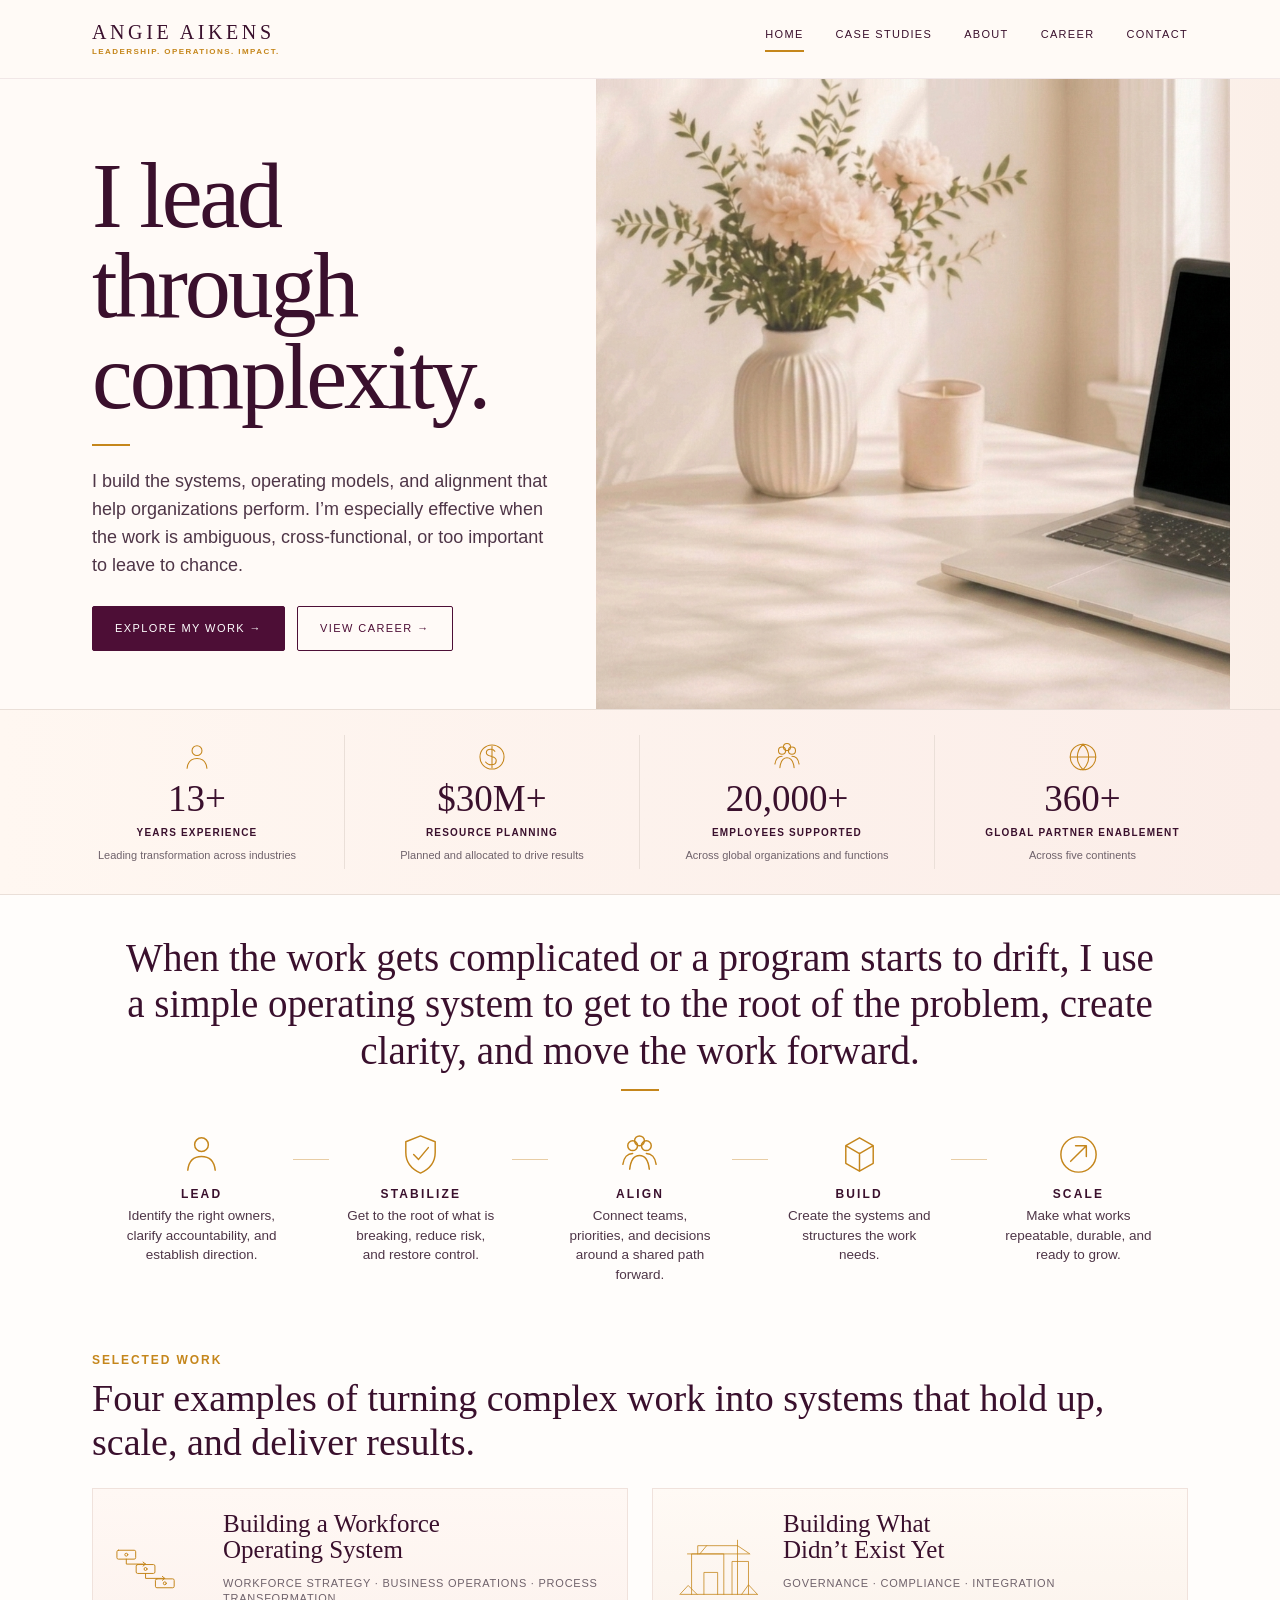
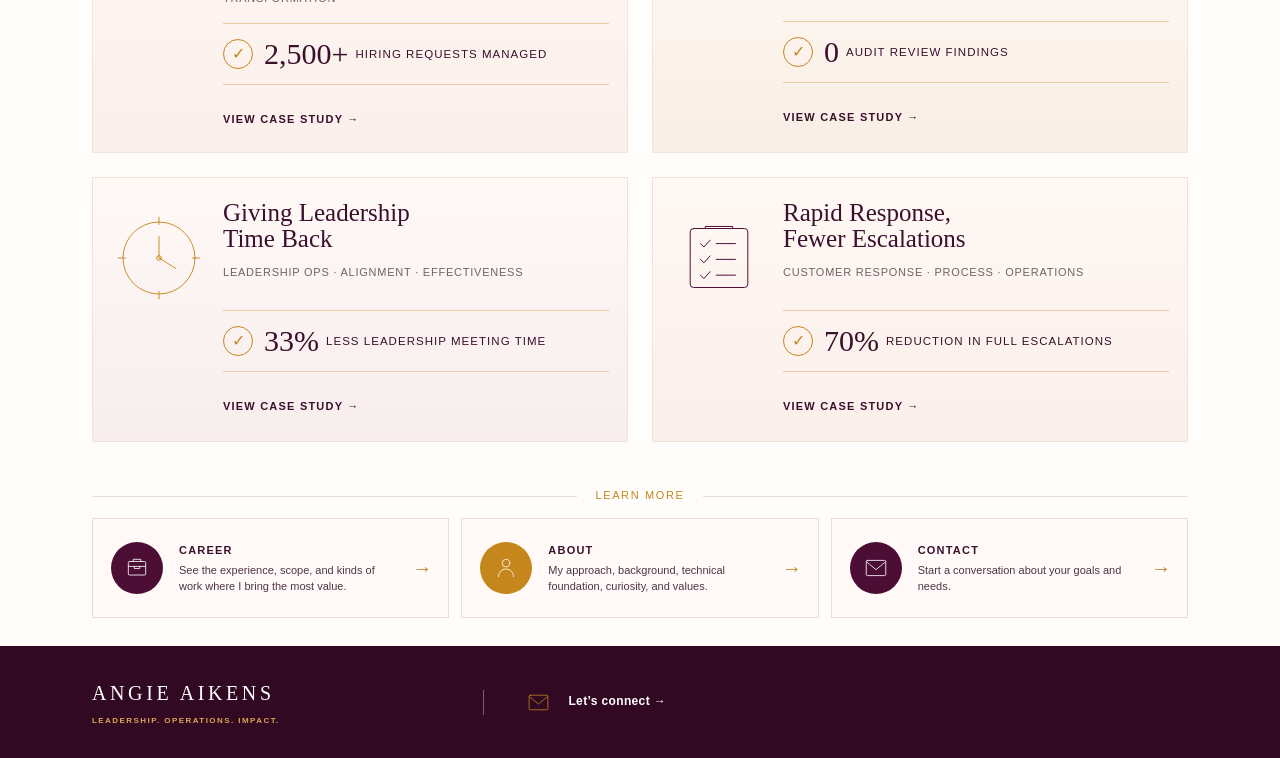
<file: index.html>
<!DOCTYPE html>

<html lang="en">
<head>
<!-- Google tag (gtag.js) -->
<script async="" src="https://www.googletagmanager.com/gtag/js?id=G-83SC47N2FG"></script>
<script>
    window.dataLayer = window.dataLayer || [];
    function gtag(){dataLayer.push(arguments);}
    gtag('js', new Date());
    gtag('config', 'G-83SC47N2FG');
  </script>
<meta charset="utf-8"/>
<meta content="width=device-width,initial-scale=1" name="viewport"/>
<meta content="Angie Aikens is a business operations and executive leadership partner who builds systems, operating models, and alignment for complex organizations." name="description"/>
<title>Angie Aikens | Leadership, Operations, Impact</title>
<link href="styles.css" rel="stylesheet"/>
<style>
/* 2026-10-21: four-card Selected Work update */
.selected-grid{grid-template-columns:repeat(2,minmax(0,1fr))!important;gap:24px!important}
.workforce-visual svg{width:140px;max-width:72%;fill:none;stroke:currentColor;stroke-width:2;stroke-linecap:round;stroke-linejoin:round}
@media(max-width:760px){.selected-grid{grid-template-columns:1fr!important}}
</style></head>
<body>
<header>
<div class="shell nav">
<div class="brand-wrap">
<a class="brand" href="index.html">ANGIE AIKENS</a>
<span class="brand-tag">Leadership. Operations. Impact.</span>
</div>
<nav aria-label="Primary navigation" class="navlinks">
<a class="active" href="index.html">Home</a>
<a href="case-studies.html">Case Studies</a>
<a href="about.html">About</a>
<a href="career.html">Career</a>
<a href="mailto:angieaikens@gmail.com">Contact</a>
</nav>
<details class="mobile-nav"><summary>Menu</summary><div class="menu">
<a class="active" href="index.html">Home</a>
<a href="case-studies.html">Case Studies</a>
<a href="about.html">About</a>
<a href="career.html">Career</a>
<a href="mailto:angieaikens@gmail.com">Contact</a>
</div></details>
</div>
</header>
<main>
<section class="home-hero corporate-hero">
<div class="shell corporate-hero-grid">
<div class="hero-copy">
<h1>I lead through<br/>complexity.</h1>
<div class="gold-rule"></div>
<p>I build the systems, operating models, and alignment that help organizations perform. I’m especially effective when the work is ambiguous, cross-functional, or too important to leave to chance.</p>
<div class="actions">
<a class="btn primary" href="#work">Explore my work →</a>
<a class="btn" href="career.html">View career →</a>
</div>
</div>
<div class="hero-photo"><img alt="Warm, light-filled workspace with flowers and a laptop" src="assets/angie-home-office.png?v=4"/></div>
</div>
</section>
<section class="impact-strip">
<div class="shell impact-grid">
<div class="impact">
<div class="impact-icon"><svg aria-hidden="true" viewbox="0 0 48 48"><circle cx="24" cy="15" r="7"></circle><path d="M10 40c1-9 6-14 14-14s13 5 14 14"></path></svg></div>
<strong>13+</strong><span class="impact-label">Years experience</span><small>Leading transformation across industries</small>
</div>
<div class="impact">
<div class="impact-icon"><svg aria-hidden="true" viewbox="0 0 48 48"><circle cx="24" cy="24" r="17"></circle><path d="M28 16c-1-2-3-3-6-3-4 0-6 2-6 5 0 7 14 3 14 11 0 4-3 6-7 6-3 0-6-1-8-4M24 9v30"></path></svg></div>
<strong>$30M+</strong><span class="impact-label">Resource planning</span><small>Planned and allocated to drive results</small>
</div>
<div class="impact">
<div class="impact-icon"><svg aria-hidden="true" viewbox="0 0 48 48"><circle cx="17" cy="15" r="5"></circle><circle cx="31" cy="15" r="5"></circle><circle cx="24" cy="10" r="5"></circle><path d="M7 34c1-7 5-11 10-11M41 34c-1-7-5-11-10-11M14 39c1-9 4-14 10-14s9 5 10 14"></path></svg></div>
<strong>20,000+</strong><span class="impact-label">Employees supported</span><small>Across global organizations and functions</small>
</div>
<div class="impact">
<div class="impact-icon"><svg aria-hidden="true" viewbox="0 0 48 48"><circle cx="24" cy="24" r="18"></circle><path d="M6 24h36M24 6c5 5 8 11 8 18s-3 13-8 18M24 6c-5 5-8 11-8 18s3 13 8 18"></path></svg></div>
<strong>360+</strong><span class="impact-label">Global partner enablement</span><small>Across five continents</small>
</div>
</div>
</section>
<section class="through">
<div class="shell through-inner corporate-through">
<h2>When the work gets complicated or a program starts to drift, I use a simple operating system to get to the root of the problem, create clarity, and move the work forward.</h2>
<div class="gold-rule center"></div>
<div class="caps-grid">
<div class="cap"><div class="cap-icon"><svg viewbox="0 0 48 48"><circle cx="24" cy="14" r="7"></circle><path d="M10 40c1-9 6-14 14-14s13 5 14 14"></path></svg></div><h3>Lead</h3><p>Identify the right owners, clarify accountability, and establish direction.</p></div><div class="cap"><div class="cap-icon"><svg viewbox="0 0 48 48"><path d="M24 5l15 6v11c0 10-6 17-15 21C15 39 9 32 9 22V11z"></path><path d="M17 24l5 5 10-12"></path></svg></div><h3>Stabilize</h3><p>Get to the root of what is breaking, reduce risk, and restore control.</p></div><div class="cap"><div class="cap-icon"><svg viewbox="0 0 48 48"><circle cx="17" cy="15" r="5"></circle><circle cx="31" cy="15" r="5"></circle><circle cx="24" cy="10" r="5"></circle><path d="M7 34c1-7 5-11 10-11M41 34c-1-7-5-11-10-11M14 39c1-9 4-14 10-14s9 5 10 14"></path></svg></div><h3>Align</h3><p>Connect teams, priorities, and decisions around a shared path forward.</p></div><div class="cap"><div class="cap-icon"><svg viewbox="0 0 48 48"><path d="M10 15l14-8 14 8v18l-14 8-14-8zM10 15l14 8 14-8M24 23v18"></path></svg></div><h3>Build</h3><p>Create the systems and structures the work needs.</p></div><div class="cap"><div class="cap-icon"><svg viewbox="0 0 48 48"><circle cx="24" cy="24" r="18"></circle><path d="M16 31l16-16M21 15h11v11"></path></svg></div><h3>Scale</h3><p>Make what works repeatable, durable, and ready to grow.</p></div></div>
</div>
</section>
<section class="selected-work" id="work">
<div class="shell">
<div class="kicker">Selected Work</div>
<h2>Four examples of turning complex work into systems that hold up, scale, and deliver results.</h2>
<div class="selected-grid">
<a class="selected-card workforce-card" href="building-a-workforce-operating-system.html">
<div aria-hidden="true" class="selected-visual workforce-visual">
<svg viewbox="0 0 140 100">
<rect height="18" rx="3" width="38" x="12" y="12"></rect>
<rect height="18" rx="3" width="38" x="51" y="41"></rect>
<rect height="18" rx="3" width="38" x="90" y="70"></rect>
<path d="M31 30v10h39M70 59v10h39"></path>
<path d="M65 36l5 4-5 4M104 65l5 4-5 4"></path>
<circle cx="31" cy="21" r="3"></circle>
<circle cx="70" cy="50" r="3"></circle>
<circle cx="109" cy="79" r="3"></circle>
</svg>
</div>
<div class="selected-body"><h3>Building a Workforce<br/>Operating System</h3><div class="selected-meta">Workforce Strategy · Business Operations · Process Transformation</div><div class="selected-result"><span class="result-symbol">✓</span><strong>2,500+</strong><small>Hiring requests managed</small></div><span class="selected-link">View case study →</span></div>
</a><a class="selected-card build-card" href="building-what-didnt-exist.html">
<div aria-hidden="true" class="selected-visual construction-visual">
<svg viewbox="0 0 140 100"><path d="M14 87h112M30 87V28h47v59M39 28V16h58v71M48 87V55h20v32M89 87V39h24v48M24 28h90M97 16l18 12M97 16V8M52 16l-10 12"></path><path d="M13 87l12-13 13 13M103 87l10-14 13 14"></path></svg>
</div>
<div class="selected-body"><h3>Building What<br/>Didn’t Exist Yet</h3><div class="selected-meta">Governance · Compliance · Integration</div><div class="selected-result"><span class="result-symbol">✓</span><strong>0</strong><small>Audit review findings</small></div><span class="selected-link">View case study →</span></div>
</a>
<a class="selected-card time-card" href="giving-leadership-time-back.html">
<div aria-hidden="true" class="selected-visual clock-visual"><svg viewbox="0 0 120 120"><circle cx="60" cy="60" r="45"></circle><circle cx="60" cy="60" r="3"></circle><path d="M60 60V33M60 60l21 13M60 9v9M60 102v9M9 60h9M102 60h9"></path></svg></div>
<div class="selected-body"><h3>Giving Leadership<br/>Time Back</h3><div class="selected-meta">Leadership Ops · Alignment · Effectiveness</div><div class="selected-result"><span class="result-symbol">✓</span><strong>33%</strong><small>Less leadership meeting time</small></div><span class="selected-link">View case study →</span></div>
</a>
<a class="selected-card response-card" href="rapid-response-fewer-escalations.html">
<div aria-hidden="true" class="selected-visual playbook-visual"><svg viewbox="0 0 140 100"><rect height="86" rx="5" width="84" x="28" y="7"></rect><path d="M43 29l5 5 9-10M66 29h28M43 52l5 5 9-10M66 52h28M43 75l5 5 9-10M66 75h28"></path><path d="M50 7v-3h40v3"></path></svg></div>
<div class="selected-body"><h3>Rapid Response,<br/>Fewer Escalations</h3><div class="selected-meta">Customer Response · Process · Operations</div><div class="selected-result"><span class="result-symbol">✓</span><strong>70%</strong><small>Reduction in full escalations</small></div><span class="selected-link">View case study →</span></div>
</a>
</div>
</div>
</section>
<section class="learn-more">
<div class="shell">
<div class="learn-rule"><span>Learn More</span></div>
<div class="learn-grid">
<a class="learn-card" href="career.html"><span class="learn-icon plum"><svg viewbox="0 0 48 48"><rect height="25" rx="2" width="32" x="8" y="12"></rect><path d="M17 12V8h14v4M8 21h32M19 21v4h10v-4"></path></svg></span><span><strong>Career</strong><small>See the experience, scope, and kinds of work where I bring the most value.</small></span><b>→</b></a>
<a class="learn-card" href="about.html"><span class="learn-icon gold"><svg viewbox="0 0 48 48"><circle cx="24" cy="15" r="7"></circle><path d="M10 40c1-9 6-14 14-14s13 5 14 14"></path></svg></span><span><strong>About</strong><small>My approach, background, technical foundation, curiosity, and values.</small></span><b>→</b></a>
<a class="learn-card" href="mailto:angieaikens@gmail.com"><span class="learn-icon plum"><svg viewbox="0 0 48 48"><rect height="28" rx="2" width="36" x="6" y="10"></rect><path d="M7 13l17 14 17-14"></path></svg></span><span><strong>Contact</strong><small>Start a conversation about your goals and needs.</small></span><b>→</b></a>
</div>
</div>
</section>
</main>
<footer class="site-footer"><div class="shell site-footer-grid"><div><div class="brand footer-brand">ANGIE AIKENS</div><div class="brand-tag">Leadership. Operations. Impact.</div></div><div class="footer-contact"><svg aria-hidden="true" class="inline-icon" viewbox="0 0 48 48"><rect height="28" rx="2" width="36" x="6" y="10"></rect><path d="M7 13l17 14 17-14"></path></svg><div><a class="footer-connect-link" href="mailto:angieaikens@gmail.com">Let’s connect →</a></div></div></div></footer>
</body>
</html>
</file>
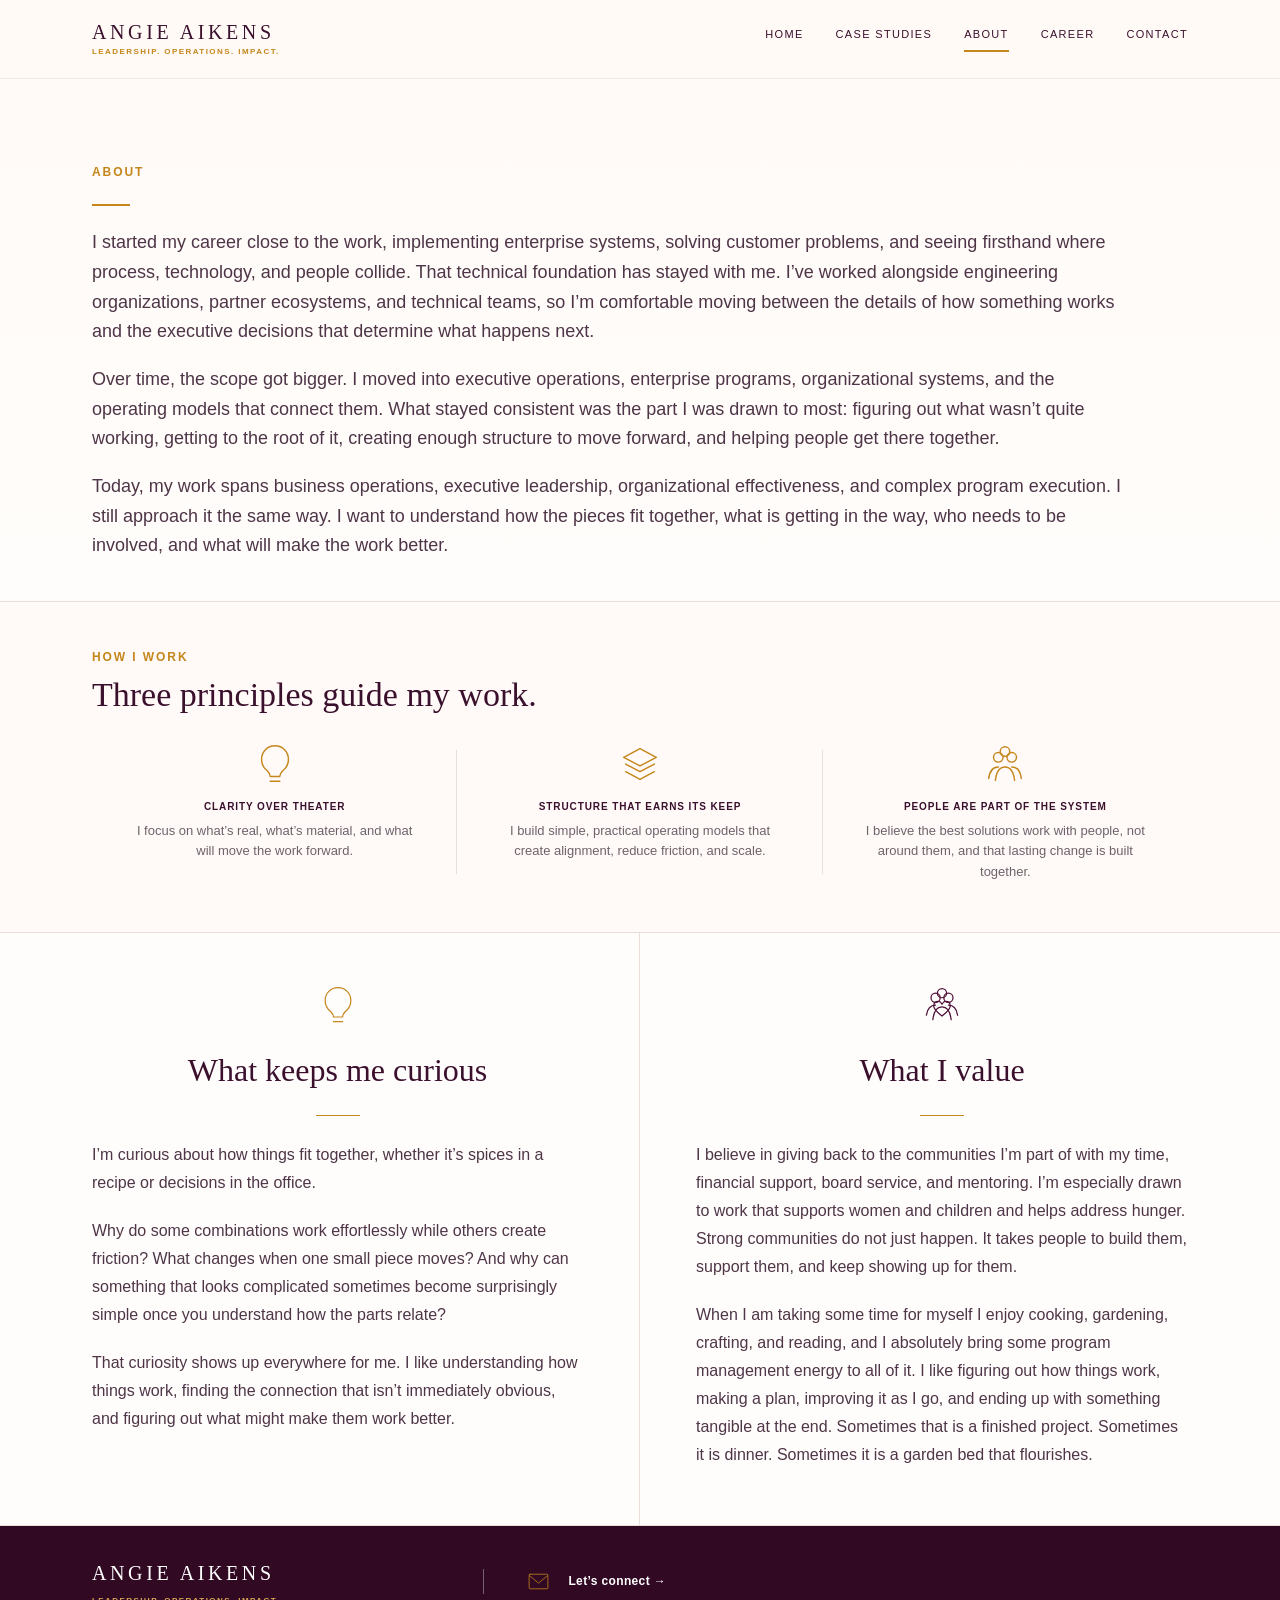
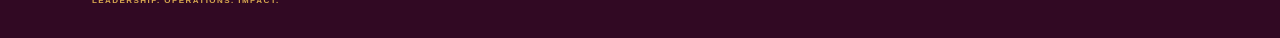
<file: about.html>
<!DOCTYPE html>
<html lang="en"><head>
  <!-- Google tag (gtag.js) -->
  <script async src="https://www.googletagmanager.com/gtag/js?id=G-83SC47N2FG"></script>
  <script>
    window.dataLayer = window.dataLayer || [];
    function gtag(){dataLayer.push(arguments);}
    gtag('js', new Date());
    gtag('config', 'G-83SC47N2FG');
  </script>
<meta charset="utf-8"/><meta content="width=device-width,initial-scale=1" name="viewport"/><title>About | Angie Aikens</title><link href="styles.css" rel="stylesheet"/></head><body><header><div class="shell nav"><div class="brand-wrap"><a class="brand" href="index.html">ANGIE AIKENS</a><span class="brand-tag">Leadership. Operations. Impact.</span></div><div class="navlinks"><a class="" href="index.html">Home</a><a href="case-studies.html">Case Studies</a><a class="active" href="about.html">About</a><a class="" href="career.html">Career</a><a href="mailto:angieaikens@gmail.com">Contact</a></div><details class="mobile-nav"><summary>Menu</summary><div class="menu"><a class="" href="index.html">Home</a><a href="case-studies.html">Case Studies</a><a class="active" href="about.html">About</a><a class="" href="career.html">Career</a><a href="mailto:angieaikens@gmail.com">Contact</a></div></details></div></header><main><section class="about-intro"><div class="shell"><p class="eyebrow">About</p><div class="gold-rule"></div><div class="about-narrative"><p>I started my career close to the work, implementing enterprise systems, solving customer problems, and seeing firsthand where process, technology, and people collide. That technical foundation has stayed with me. I’ve worked alongside engineering organizations, partner ecosystems, and technical teams, so I’m comfortable moving between the details of how something works and the executive decisions that determine what happens next.</p><p>Over time, the scope got bigger. I moved into executive operations, enterprise programs, organizational systems, and the operating models that connect them. What stayed consistent was the part I was drawn to most: figuring out what wasn’t quite working, getting to the root of it, creating enough structure to move forward, and helping people get there together.</p><p>Today, my work spans business operations, executive leadership, organizational effectiveness, and complex program execution. I still approach it the same way. I want to understand how the pieces fit together, what is getting in the way, who needs to be involved, and what will make the work better.</p></div></div></section><section class="about-principles"><div class="shell"><div class="section-title">How I Work</div><h2>Three principles guide my work.</h2><div class="about-principles-grid"><article><div class="about-principle-icon"><svg viewBox="0 0 48 48" aria-hidden="true"><path d="M16 30c-4-3-6-7-6-12 0-8 6-14 14-14s14 6 14 14c0 5-2 9-6 12-2 2-3 4-3 6H19c0-2-1-4-3-6zM19 41h10M20 36h8"></path></svg></div><h3>Clarity over theater</h3><p>I focus on what’s real, what’s material, and what will move the work forward.</p></article><article><div class="about-principle-icon"><svg viewBox="0 0 48 48" aria-hidden="true"><path d="M24 7l17 9-17 9-17-9 17-9z"></path><path d="M9 23l15 8 15-8"></path><path d="M9 31l15 8 15-8"></path></svg></div><h3>Structure that earns its keep</h3><p>I build simple, practical operating models that create alignment, reduce friction, and scale.</p></article><article><div class="about-principle-icon"><svg viewBox="0 0 48 48" aria-hidden="true"><circle cx="17" cy="16" r="5"></circle><circle cx="31" cy="16" r="5"></circle><circle cx="24" cy="10" r="5"></circle><path d="M7 38c1-8 5-12 10-12M41 38c-1-8-5-12-10-12M14 40c1-9 4-14 10-14s9 5 10 14"></path></svg></div><h3>People are part of the system</h3><p>I believe the best solutions work with people, not around them, and that lasting change is built together.</p></article></div></div></section><section class="about-panels"><div class="about-panel-grid"><article class="about-panel curious"><div class="about-icon"><svg aria-hidden="true" viewbox="0 0 48 48"><path d="M16 30c-4-3-6-7-6-12 0-8 6-14 14-14s14 6 14 14c0 5-2 9-6 12-2 2-3 4-3 6H19c0-2-1-4-3-6zM19 41h10M20 36h8"></path></svg></div><h2>What keeps me curious</h2><div class="panel-rule"></div><p>I’m curious about how things fit together, whether it’s spices in a recipe or decisions in the office.</p><p>Why do some combinations work effortlessly while others create friction? What changes when one small piece moves? And why can something that looks complicated sometimes become surprisingly simple once you understand how the parts relate?</p><p>That curiosity shows up everywhere for me. I like understanding how things work, finding the connection that isn’t immediately obvious, and figuring out what might make them work better.</p></article><article class="about-panel values"><div class="about-icon"><svg aria-hidden="true" viewbox="0 0 48 48"><circle cx="17" cy="15" r="5"></circle><circle cx="31" cy="15" r="5"></circle><circle cx="24" cy="10" r="5"></circle><path d="M7 34c1-7 5-11 10-11M41 34c-1-7-5-11-10-11M14 39c1-9 4-14 10-14s9 5 10 14"></path><path d="M24 35c-5-4-9-7-9-11 0-3 2-5 5-5 2 0 3 1 4 3 1-2 2-3 4-3 3 0 5 2 5 5 0 4-4 7-9 11z"></path></svg></div><h2>What I value</h2><div class="panel-rule"></div><p>I believe in giving back to the communities I’m part of with my time, financial support, board service, and mentoring. I’m especially drawn to work that supports women and children and helps address hunger. Strong communities do not just happen. It takes people to build them, support them, and keep showing up for them.</p><p>When I am taking some time for myself I enjoy cooking, gardening, crafting, and reading, and I absolutely bring some program management energy to all of it. I like figuring out how things work, making a plan, improving it as I go, and ending up with something tangible at the end. Sometimes that is a finished project. Sometimes it is dinner. Sometimes it is a garden bed that flourishes.</p></article></div></section></main><footer class="site-footer"><div class="shell site-footer-grid"><div><div class="brand footer-brand">ANGIE AIKENS</div><div class="brand-tag">Leadership. Operations. Impact.</div></div><div class="footer-contact"><svg aria-hidden="true" class="inline-icon" viewbox="0 0 48 48"><rect height="28" rx="2" width="36" x="6" y="10"></rect><path d="M7 13l17 14 17-14"></path></svg><div><a class="footer-connect-link" href="mailto:angieaikens@gmail.com">Let’s connect →</a></div></div></div></footer></body></html>
</file>
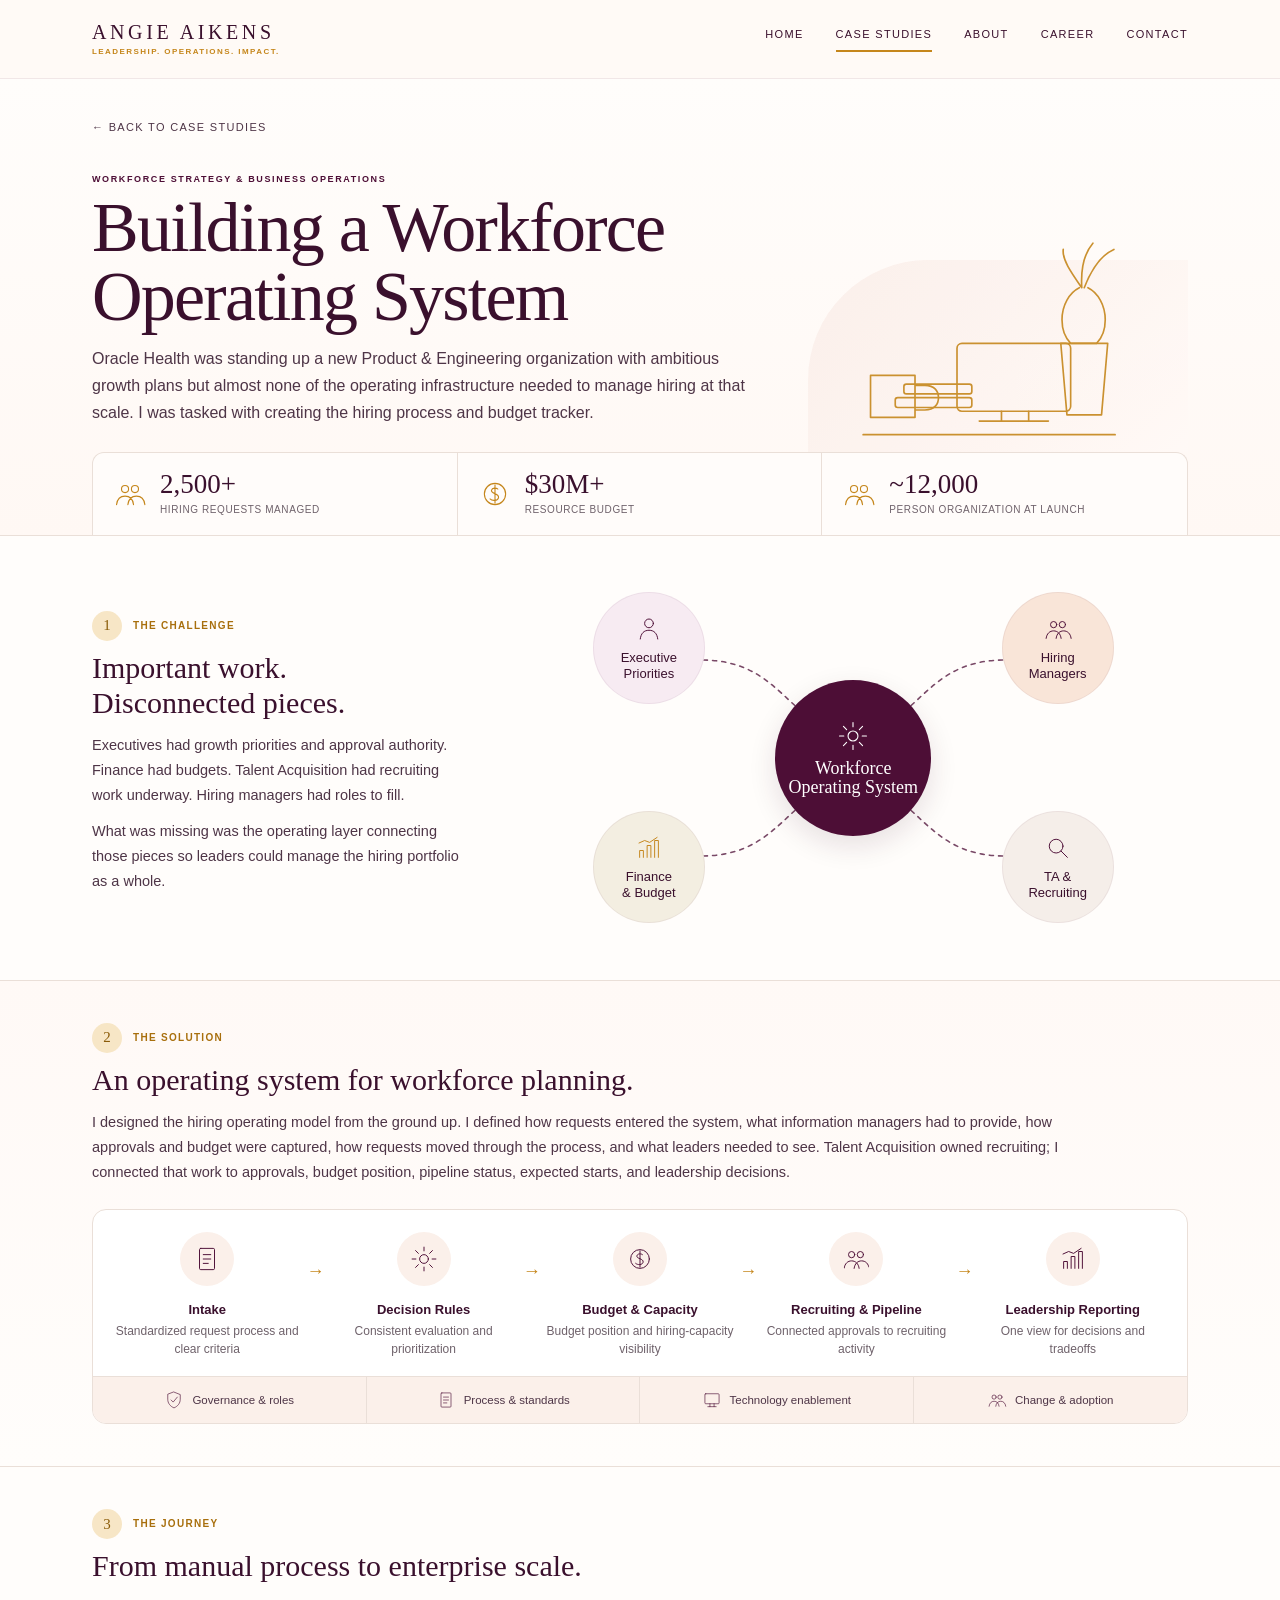
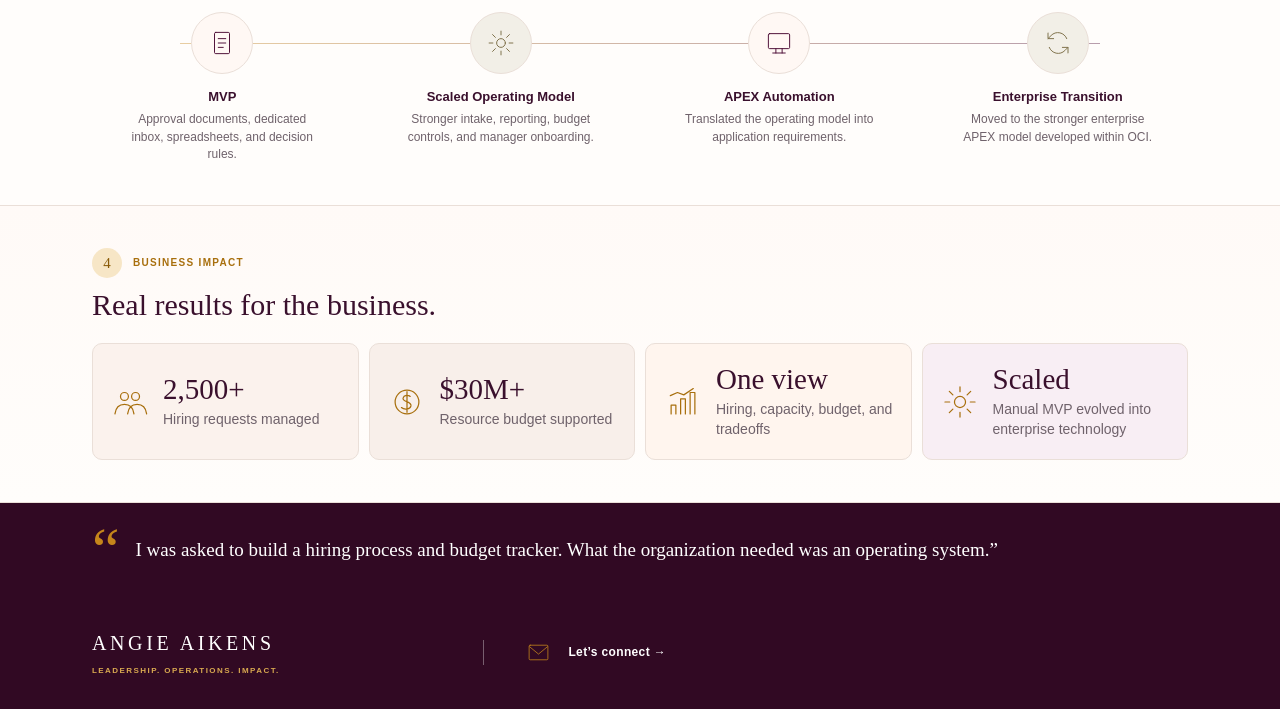
<file: building-a-workforce-operating-system.html>
<!DOCTYPE html><html lang="en"><head><meta charset="utf-8"/><meta name="viewport" content="width=device-width,initial-scale=1"/>
<title>Building a Workforce Operating System | Angie Aikens</title><link href="styles.css" rel="stylesheet"/></head><body class="story-page story-workforce">
<header><div class="shell nav">
<div class="brand-wrap"><a class="brand" href="index.html">ANGIE AIKENS</a><span class="brand-tag">Leadership. Operations. Impact.</span></div>
<div class="navlinks"><a href="index.html">Home</a><a class="active" href="case-studies.html">Case Studies</a><a href="about.html">About</a><a href="career.html">Career</a><a href="mailto:angieaikens@gmail.com">Contact</a></div>
<details class="mobile-nav"><summary>Menu</summary><div class="menu"><a href="index.html">Home</a><a class="active" href="case-studies.html">Case Studies</a><a href="about.html">About</a><a href="career.html">Career</a><a href="mailto:angieaikens@gmail.com">Contact</a></div></details>
</div></header><main><section class="story-hero"><div class="shell"><a class="back" href="case-studies.html">← Back to Case Studies</a>
<div class="story-hero-grid"><div class="story-hero-copy"><div class="story-eyebrow">Workforce Strategy & Business Operations</div><h1>Building a Workforce Operating System</h1><p>Oracle Health was standing up a new Product & Engineering organization with ambitious growth plans but almost none of the operating infrastructure needed to manage hiring at that scale. I was tasked with creating the hiring process and budget tracker.</p></div><div class="story-stilllife workforce" aria-hidden="true"><svg viewBox="0 0 220 170">
<path d="M8 156h204"/><path d="M183 37c-8 4-14 14-14 26 0 7 2 14 7 19h21c5-5 7-12 7-19 0-12-6-22-14-26"/>
<path d="M185 37c-9-13-16-23-15-31M187 37c7-18 15-27 24-31M185 37c-1-17 3-29 9-36"/>
<path d="M168 82h38l-5 58h-28z"/><path d="M14 142h36v-34H14zM50 116h8c8 0 11 5 11 10s-3 10-11 10h-8"/><rect x="84" y="82" width="92" height="55" rx="4"/><path d="M102 145h56M120 137v8M142 137v8"/><rect x="34" y="126" width="62" height="8" rx="2"/><rect x="41" y="115" width="55" height="8" rx="2"/>
</svg></div></div>
<div class="story-metrics"><div class="story-metric"><svg viewBox="0 0 48 48" aria-hidden="true"><circle cx="17" cy="17" r="5"/><circle cx="31" cy="17" r="5"/><path d="M5 39c1-8 6-12 12-12s11 4 12 12M21 39c1-8 6-12 12-12s11 4 12 12"/></svg><div><strong>2,500+</strong><span>Hiring requests managed</span></div></div><div class="story-metric"><svg viewBox="0 0 48 48" aria-hidden="true"><circle cx="24" cy="24" r="15"/><path d="M28 17c-2-2-8-2-9 2-1 5 11 4 10 10-1 5-9 5-12 2M24 11v26"/></svg><div><strong>$30M+</strong><span>Resource budget</span></div></div><div class="story-metric"><svg viewBox="0 0 48 48" aria-hidden="true"><circle cx="17" cy="17" r="5"/><circle cx="31" cy="17" r="5"/><path d="M5 39c1-8 6-12 12-12s11 4 12 12M21 39c1-8 6-12 12-12s11 4 12 12"/></svg><div><strong>~12,000</strong><span>Person organization at launch</span></div></div></div></div></section><section class="story-section"><div class="shell story-split"><div><div class="story-number"><span>1</span><b>The Challenge</b></div><h2>Important work.<br/>Disconnected pieces.</h2>
<p>Executives had growth priorities and approval authority. Finance had budgets. Talent Acquisition had recruiting work underway. Hiring managers had roles to fill.</p>
<p>What was missing was the operating layer connecting those pieces so leaders could manage the hiring portfolio as a whole.</p></div>
<div><div class="hub-graphic"><div class="hub-center"><svg viewBox="0 0 48 48" aria-hidden="true"><circle cx="24" cy="24" r="7"/><path d="M24 5v6M24 37v6M5 24h6M37 24h6M10.5 10.5l4.5 4.5M33 33l4.5 4.5M37.5 10.5L33 15M15 33l-4.5 4.5"/></svg><strong>Workforce<br/>Operating System</strong></div>
<div class="hub-node h1"><svg viewBox="0 0 48 48" aria-hidden="true"><circle cx="24" cy="15" r="7"/><path d="M10 40c1-9 6-14 14-14s13 5 14 14"/></svg><span>Executive<br/>Priorities</span></div><div class="hub-node h2"><svg viewBox="0 0 48 48" aria-hidden="true"><circle cx="17" cy="17" r="5"/><circle cx="31" cy="17" r="5"/><path d="M5 39c1-8 6-12 12-12s11 4 12 12M21 39c1-8 6-12 12-12s11 4 12 12"/></svg><span>Hiring<br/>Managers</span></div>
<div class="hub-node h3"><svg viewBox="0 0 48 48" aria-hidden="true"><path d="M9 39V28h6v11M21 39V20h6v19M33 39V12h6v27"/><path d="M8 16l9-4 8 3 12-8"/></svg><span>Finance<br/>&amp; Budget</span></div><div class="hub-node h4"><svg viewBox="0 0 48 48" aria-hidden="true"><circle cx="21" cy="21" r="11"/><path d="M29 29l10 10"/></svg><span>TA &amp;<br/>Recruiting</span></div>
<svg class="hub-connectors" viewBox="0 0 600 360" preserveAspectRatio="none" aria-hidden="true"><path d="M155 82C218 83 231 125 273 151M445 82C382 83 369 125 327 151M155 278C218 277 231 235 273 209M445 278C382 277 369 235 327 209"/></svg>
</div></div></div></section><section class="story-section story-tint"><div class="shell"><div class="story-number"><span>2</span><b>The Solution</b></div><h2>An operating system for workforce planning.</h2>
<p class="story-wide-copy">I designed the hiring operating model from the ground up. I defined how requests entered the system, what information managers had to provide, how approvals and budget were captured, how requests moved through the process, and what leaders needed to see. Talent Acquisition owned recruiting; I connected that work to approvals, budget position, pipeline status, expected starts, and leadership decisions.</p>
<div class="operating-model"><div class="flow-row"><div class="flow-step"><svg viewBox="0 0 48 48" aria-hidden="true"><rect x="12" y="7" width="24" height="34" rx="2"/><path d="M18 17h12M18 24h12M18 31h8"/></svg><strong>Intake</strong><small>Standardized request process and clear criteria</small></div><span class="flow-arrow">→</span><div class="flow-step"><svg viewBox="0 0 48 48" aria-hidden="true"><circle cx="24" cy="24" r="7"/><path d="M24 5v6M24 37v6M5 24h6M37 24h6M10.5 10.5l4.5 4.5M33 33l4.5 4.5M37.5 10.5L33 15M15 33l-4.5 4.5"/></svg><strong>Decision Rules</strong><small>Consistent evaluation and prioritization</small></div><span class="flow-arrow">→</span><div class="flow-step"><svg viewBox="0 0 48 48" aria-hidden="true"><circle cx="24" cy="24" r="15"/><path d="M28 17c-2-2-8-2-9 2-1 5 11 4 10 10-1 5-9 5-12 2M24 11v26"/></svg><strong>Budget & Capacity</strong><small>Budget position and hiring-capacity visibility</small></div><span class="flow-arrow">→</span><div class="flow-step"><svg viewBox="0 0 48 48" aria-hidden="true"><circle cx="17" cy="17" r="5"/><circle cx="31" cy="17" r="5"/><path d="M5 39c1-8 6-12 12-12s11 4 12 12M21 39c1-8 6-12 12-12s11 4 12 12"/></svg><strong>Recruiting & Pipeline</strong><small>Connected approvals to recruiting activity</small></div><span class="flow-arrow">→</span><div class="flow-step"><svg viewBox="0 0 48 48" aria-hidden="true"><path d="M9 39V28h6v11M21 39V20h6v19M33 39V12h6v27"/><path d="M8 16l9-4 8 3 12-8"/></svg><strong>Leadership Reporting</strong><small>One view for decisions and tradeoffs</small></div></div><div class="foundation-row"><span><svg viewBox="0 0 48 48" aria-hidden="true"><path d="M24 5l15 6v11c0 10-6 17-15 21C15 39 9 32 9 22V11z"/><path d="M17 24l5 5 10-12"/></svg>Governance & roles</span><span><svg viewBox="0 0 48 48" aria-hidden="true"><rect x="12" y="7" width="24" height="34" rx="2"/><path d="M18 17h12M18 24h12M18 31h8"/></svg>Process & standards</span><span><svg viewBox="0 0 48 48" aria-hidden="true"><rect x="7" y="9" width="34" height="24" rx="2"/><path d="M14 40h20M19 33v7M29 33v7"/></svg>Technology enablement</span><span><svg viewBox="0 0 48 48" aria-hidden="true"><circle cx="17" cy="17" r="5"/><circle cx="31" cy="17" r="5"/><path d="M5 39c1-8 6-12 12-12s11 4 12 12M21 39c1-8 6-12 12-12s11 4 12 12"/></svg>Change & adoption</span></div></div></div></section><section class="story-section"><div class="shell"><div class="story-number"><span>3</span><b>The Journey</b></div><h2>From manual process to enterprise scale.</h2><div class="journey-line"><div class="journey-item"><svg viewBox="0 0 48 48" aria-hidden="true"><rect x="12" y="7" width="24" height="34" rx="2"/><path d="M18 17h12M18 24h12M18 31h8"/></svg><strong>MVP</strong><small>Approval documents, dedicated inbox, spreadsheets, and decision rules.</small></div><div class="journey-item"><svg viewBox="0 0 48 48" aria-hidden="true"><circle cx="24" cy="24" r="7"/><path d="M24 5v6M24 37v6M5 24h6M37 24h6M10.5 10.5l4.5 4.5M33 33l4.5 4.5M37.5 10.5L33 15M15 33l-4.5 4.5"/></svg><strong>Scaled Operating Model</strong><small>Stronger intake, reporting, budget controls, and manager onboarding.</small></div><div class="journey-item"><svg viewBox="0 0 48 48" aria-hidden="true"><rect x="7" y="9" width="34" height="24" rx="2"/><path d="M14 40h20M19 33v7M29 33v7"/></svg><strong>APEX Automation</strong><small>Translated the operating model into application requirements.</small></div><div class="journey-item"><svg viewBox="0 0 48 48" aria-hidden="true"><path d="M38 17a15 15 0 0 0-25-5L8 17M10 31a15 15 0 0 0 25 5l5-5"/><path d="M8 8v9h9M40 40v-9h-9"/></svg><strong>Enterprise Transition</strong><small>Moved to the stronger enterprise APEX model developed within OCI.</small></div></div></div></section><section class="story-section story-impact"><div class="shell"><div class="story-number"><span>4</span><b>Business Impact</b></div><h2>Real results for the business.</h2><div class="impact-grid-four"><div class="impact-card"><svg viewBox="0 0 48 48" aria-hidden="true"><circle cx="17" cy="17" r="5"/><circle cx="31" cy="17" r="5"/><path d="M5 39c1-8 6-12 12-12s11 4 12 12M21 39c1-8 6-12 12-12s11 4 12 12"/></svg><div><strong>2,500+</strong><span>Hiring requests managed</span></div></div><div class="impact-card"><svg viewBox="0 0 48 48" aria-hidden="true"><circle cx="24" cy="24" r="15"/><path d="M28 17c-2-2-8-2-9 2-1 5 11 4 10 10-1 5-9 5-12 2M24 11v26"/></svg><div><strong>$30M+</strong><span>Resource budget supported</span></div></div><div class="impact-card"><svg viewBox="0 0 48 48" aria-hidden="true"><path d="M9 39V28h6v11M21 39V20h6v19M33 39V12h6v27"/><path d="M8 16l9-4 8 3 12-8"/></svg><div><strong>One view</strong><span>Hiring, capacity, budget, and tradeoffs</span></div></div><div class="impact-card"><svg viewBox="0 0 48 48" aria-hidden="true"><circle cx="24" cy="24" r="7"/><path d="M24 5v6M24 37v6M5 24h6M37 24h6M10.5 10.5l4.5 4.5M33 33l4.5 4.5M37.5 10.5L33 15M15 33l-4.5 4.5"/></svg><div><strong>Scaled</strong><span>Manual MVP evolved into enterprise technology</span></div></div></div></div></section>
<section class="story-quote"><div class="shell"><span class="story-quote-mark">“</span><p>I was asked to build a hiring process and budget tracker. What the organization needed was an operating system.”</p></div></section></main><footer class="site-footer"><div class="shell site-footer-grid">
<div><div class="brand footer-brand">ANGIE AIKENS</div><div class="brand-tag">Leadership. Operations. Impact.</div></div>
<div class="footer-contact"><svg aria-hidden="true" class="inline-icon" viewBox="0 0 48 48"><rect height="28" rx="2" width="36" x="6" y="10"></rect><path d="M7 13l17 14 17-14"></path></svg><div><a class="footer-connect-link" href="mailto:angieaikens@gmail.com">Let’s connect →</a></div></div>
</div></footer></body></html>
</file>
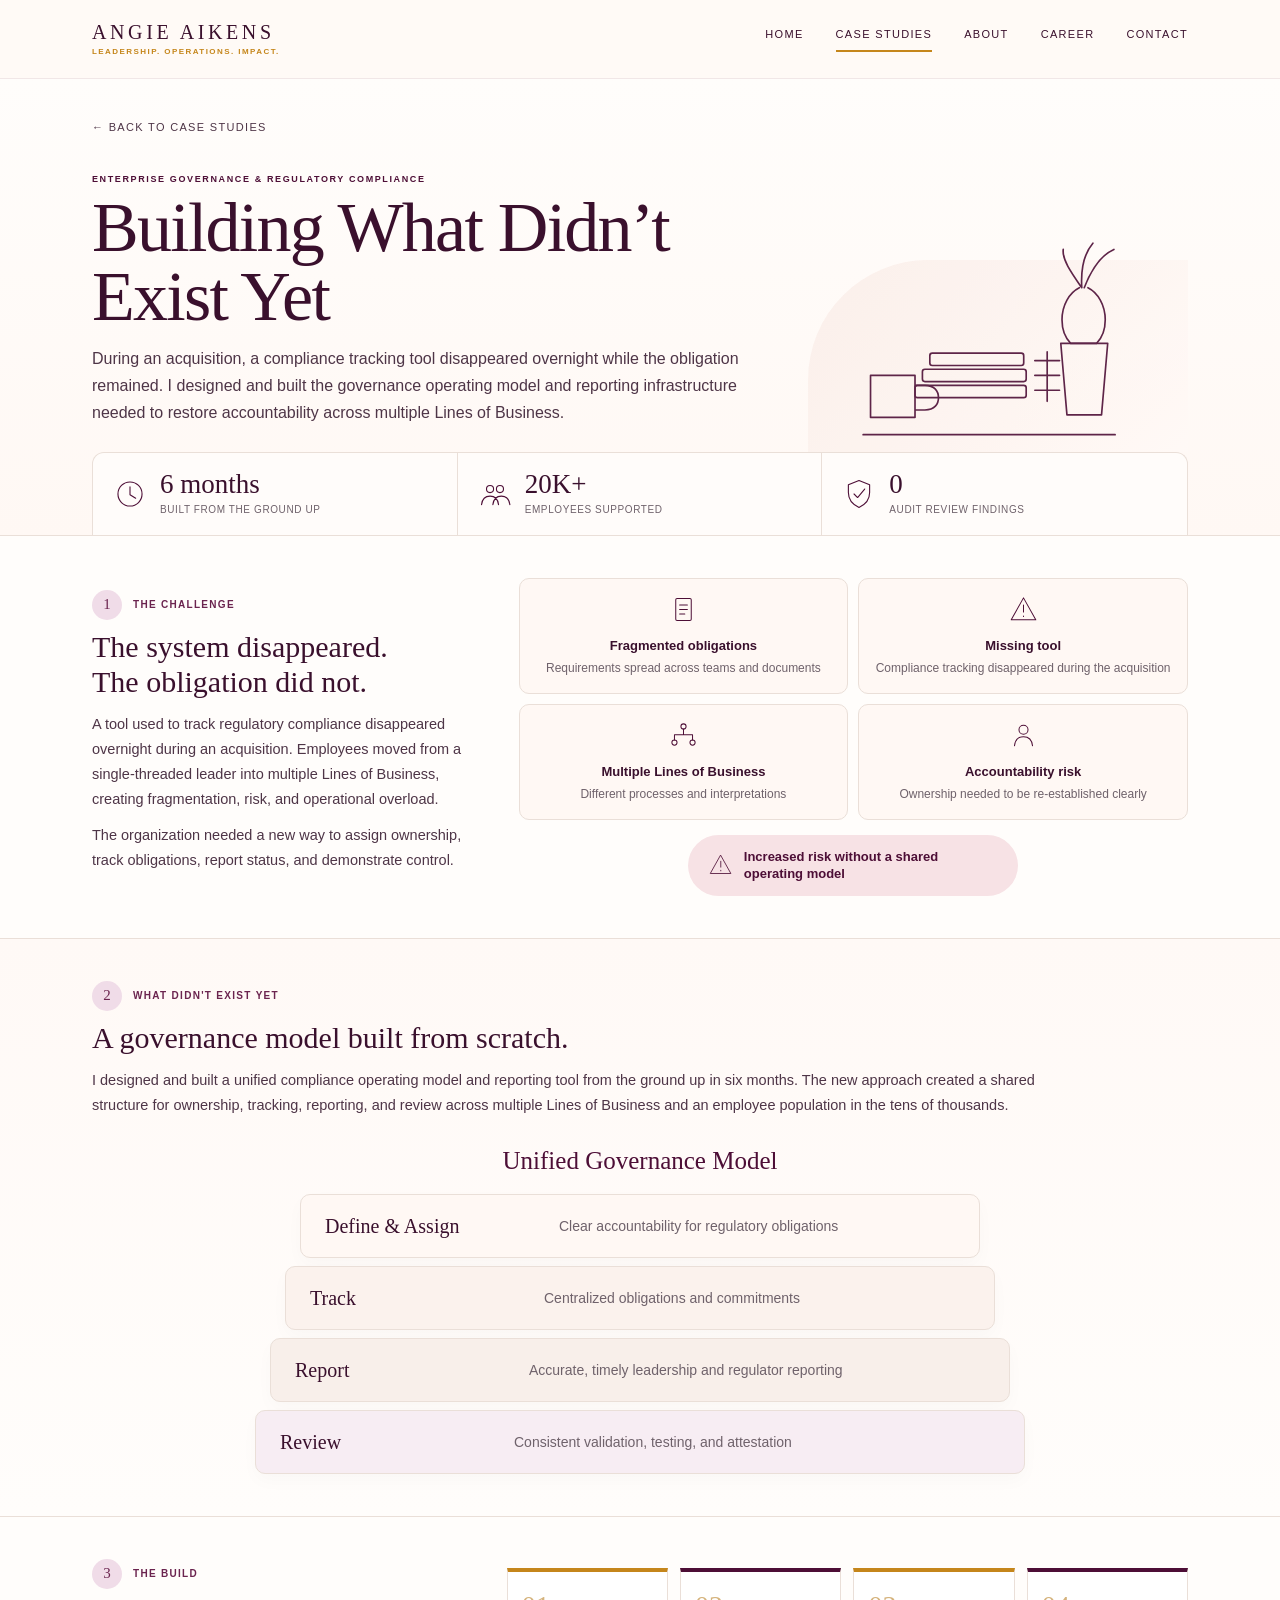
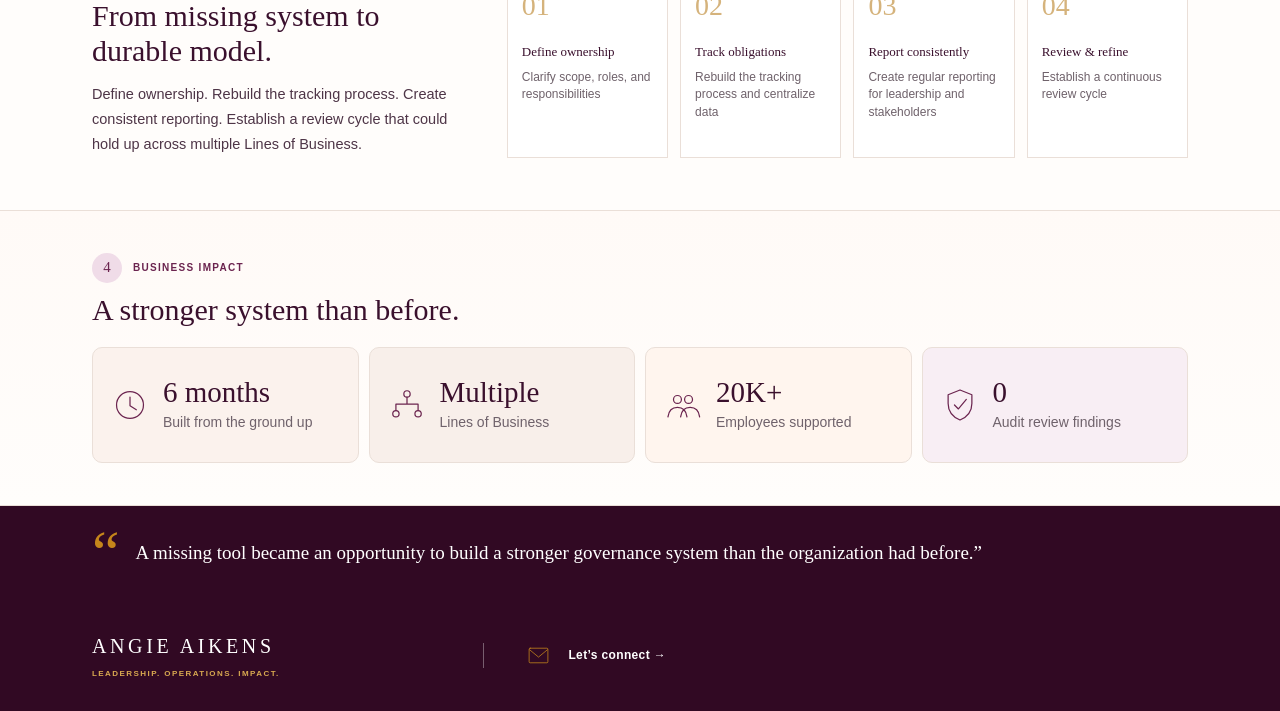
<file: building-what-didnt-exist.html>
<!DOCTYPE html><html lang="en"><head><meta charset="utf-8"/><meta name="viewport" content="width=device-width,initial-scale=1"/>
<title>Building What Didn’t Exist Yet | Angie Aikens</title><link href="styles.css" rel="stylesheet"/></head><body class="story-page story-governance">
<header><div class="shell nav">
<div class="brand-wrap"><a class="brand" href="index.html">ANGIE AIKENS</a><span class="brand-tag">Leadership. Operations. Impact.</span></div>
<div class="navlinks"><a href="index.html">Home</a><a class="active" href="case-studies.html">Case Studies</a><a href="about.html">About</a><a href="career.html">Career</a><a href="mailto:angieaikens@gmail.com">Contact</a></div>
<details class="mobile-nav"><summary>Menu</summary><div class="menu"><a href="index.html">Home</a><a class="active" href="case-studies.html">Case Studies</a><a href="about.html">About</a><a href="career.html">Career</a><a href="mailto:angieaikens@gmail.com">Contact</a></div></details>
</div></header><main><section class="story-hero"><div class="shell"><a class="back" href="case-studies.html">← Back to Case Studies</a>
<div class="story-hero-grid"><div class="story-hero-copy"><div class="story-eyebrow">Enterprise Governance & Regulatory Compliance</div><h1>Building What Didn’t Exist Yet</h1><p>During an acquisition, a compliance tracking tool disappeared overnight while the obligation remained. I designed and built the governance operating model and reporting infrastructure needed to restore accountability across multiple Lines of Business.</p></div><div class="story-stilllife governance" aria-hidden="true"><svg viewBox="0 0 220 170">
<path d="M8 156h204"/><path d="M183 37c-8 4-14 14-14 26 0 7 2 14 7 19h21c5-5 7-12 7-19 0-12-6-22-14-26"/>
<path d="M185 37c-9-13-16-23-15-31M187 37c7-18 15-27 24-31M185 37c-1-17 3-29 9-36"/>
<path d="M168 82h38l-5 58h-28z"/><path d="M14 142h36v-34H14zM50 116h8c8 0 11 5 11 10s-3 10-11 10h-8"/><rect x="62" y="90" width="76" height="10" rx="2"/><rect x="56" y="103" width="84" height="10" rx="2"/><rect x="50" y="116" width="90" height="10" rx="2"/><path d="M157 89v40M147 96h20M147 108h20M147 120h20"/>
</svg></div></div>
<div class="story-metrics"><div class="story-metric"><svg viewBox="0 0 48 48" aria-hidden="true"><circle cx="24" cy="24" r="17"/><path d="M24 14v11l8 5"/></svg><div><strong>6 months</strong><span>Built from the ground up</span></div></div><div class="story-metric"><svg viewBox="0 0 48 48" aria-hidden="true"><circle cx="17" cy="17" r="5"/><circle cx="31" cy="17" r="5"/><path d="M5 39c1-8 6-12 12-12s11 4 12 12M21 39c1-8 6-12 12-12s11 4 12 12"/></svg><div><strong>20K+</strong><span>Employees supported</span></div></div><div class="story-metric"><svg viewBox="0 0 48 48" aria-hidden="true"><path d="M24 5l15 6v11c0 10-6 17-15 21C15 39 9 32 9 22V11z"/><path d="M17 24l5 5 10-12"/></svg><div><strong>0</strong><span>Audit review findings</span></div></div></div></div></section><section class="story-section"><div class="shell story-split"><div><div class="story-number"><span>1</span><b>The Challenge</b></div><h2>The system disappeared.<br/>The obligation did not.</h2><p>A tool used to track regulatory compliance disappeared overnight during an acquisition. Employees moved from a single-threaded leader into multiple Lines of Business, creating fragmentation, risk, and operational overload.</p><p>The organization needed a new way to assign ownership, track obligations, report status, and demonstrate control.</p></div>
<div><div class="risk-map"><div class="risk-card"><svg viewBox="0 0 48 48" aria-hidden="true"><rect x="12" y="7" width="24" height="34" rx="2"/><path d="M18 17h12M18 24h12M18 31h8"/></svg><strong>Fragmented obligations</strong><small>Requirements spread across teams and documents</small></div><div class="risk-card"><svg viewBox="0 0 48 48" aria-hidden="true"><path d="M24 6L43 40H5z"/><path d="M24 17v11M24 34v1"/></svg><strong>Missing tool</strong><small>Compliance tracking disappeared during the acquisition</small></div><div class="risk-card"><svg viewBox="0 0 48 48" aria-hidden="true"><circle cx="24" cy="10" r="4"/><circle cx="10" cy="35" r="4"/><circle cx="38" cy="35" r="4"/><path d="M24 14v9M24 23H10v8M24 23h14v8"/></svg><strong>Multiple Lines of Business</strong><small>Different processes and interpretations</small></div><div class="risk-card"><svg viewBox="0 0 48 48" aria-hidden="true"><circle cx="24" cy="15" r="7"/><path d="M10 40c1-9 6-14 14-14s13 5 14 14"/></svg><strong>Accountability risk</strong><small>Ownership needed to be re-established clearly</small></div><div class="risk-outcome"><svg viewBox="0 0 48 48" aria-hidden="true"><path d="M24 6L43 40H5z"/><path d="M24 17v11M24 34v1"/></svg><strong>Increased risk without a shared operating model</strong></div></div></div></div></section><section class="story-section story-tint"><div class="shell"><div class="story-number"><span>2</span><b>What Didn't Exist Yet</b></div><h2>A governance model built from scratch.</h2><p class="story-wide-copy">I designed and built a unified compliance operating model and reporting tool from the ground up in six months. The new approach created a shared structure for ownership, tracking, reporting, and review across multiple Lines of Business and an employee population in the tens of thousands.</p><div class="governance-architecture">
      <div class="gov-core-label">Unified Governance Model</div>
      <div class="gov-layer gov-layer-1"><strong>Define &amp; Assign</strong><span>Clear accountability for regulatory obligations</span></div>
      <div class="gov-layer gov-layer-2"><strong>Track</strong><span>Centralized obligations and commitments</span></div>
      <div class="gov-layer gov-layer-3"><strong>Report</strong><span>Accurate, timely leadership and regulator reporting</span></div>
      <div class="gov-layer gov-layer-4"><strong>Review</strong><span>Consistent validation, testing, and attestation</span></div>
    </div></div></section>
    <section class="story-section"><div class="shell governance-build-grid"><div><div class="story-number"><span>3</span><b>The Build</b></div><h2>From missing system to durable model.</h2><p>Define ownership. Rebuild the tracking process. Create consistent reporting. Establish a review cycle that could hold up across multiple Lines of Business.</p></div>
    <div class="governance-build-visual">
      <div class="build-pillar"><b>01</b><strong>Define ownership</strong><span>Clarify scope, roles, and responsibilities</span></div>
      <div class="build-pillar"><b>02</b><strong>Track obligations</strong><span>Rebuild the tracking process and centralize data</span></div>
      <div class="build-pillar"><b>03</b><strong>Report consistently</strong><span>Create regular reporting for leadership and stakeholders</span></div>
      <div class="build-pillar"><b>04</b><strong>Review &amp; refine</strong><span>Establish a continuous review cycle</span></div>
    </div></div></section><section class="story-section story-impact"><div class="shell"><div class="story-number"><span>4</span><b>Business Impact</b></div><h2>A stronger system than before.</h2><div class="impact-grid-four"><div class="impact-card"><svg viewBox="0 0 48 48" aria-hidden="true"><circle cx="24" cy="24" r="17"/><path d="M24 14v11l8 5"/></svg><div><strong>6 months</strong><span>Built from the ground up</span></div></div><div class="impact-card"><svg viewBox="0 0 48 48" aria-hidden="true"><circle cx="24" cy="10" r="4"/><circle cx="10" cy="35" r="4"/><circle cx="38" cy="35" r="4"/><path d="M24 14v9M24 23H10v8M24 23h14v8"/></svg><div><strong>Multiple</strong><span>Lines of Business</span></div></div><div class="impact-card"><svg viewBox="0 0 48 48" aria-hidden="true"><circle cx="17" cy="17" r="5"/><circle cx="31" cy="17" r="5"/><path d="M5 39c1-8 6-12 12-12s11 4 12 12M21 39c1-8 6-12 12-12s11 4 12 12"/></svg><div><strong>20K+</strong><span>Employees supported</span></div></div><div class="impact-card"><svg viewBox="0 0 48 48" aria-hidden="true"><path d="M24 5l15 6v11c0 10-6 17-15 21C15 39 9 32 9 22V11z"/><path d="M17 24l5 5 10-12"/></svg><div><strong>0</strong><span>Audit review findings</span></div></div></div></div></section>
<section class="story-quote"><div class="shell"><span class="story-quote-mark">“</span><p>A missing tool became an opportunity to build a stronger governance system than the organization had before.”</p></div></section></main><footer class="site-footer"><div class="shell site-footer-grid">
<div><div class="brand footer-brand">ANGIE AIKENS</div><div class="brand-tag">Leadership. Operations. Impact.</div></div>
<div class="footer-contact"><svg aria-hidden="true" class="inline-icon" viewBox="0 0 48 48"><rect height="28" rx="2" width="36" x="6" y="10"></rect><path d="M7 13l17 14 17-14"></path></svg><div><a class="footer-connect-link" href="mailto:angieaikens@gmail.com">Let’s connect →</a></div></div>
</div></footer></body></html>
</file>
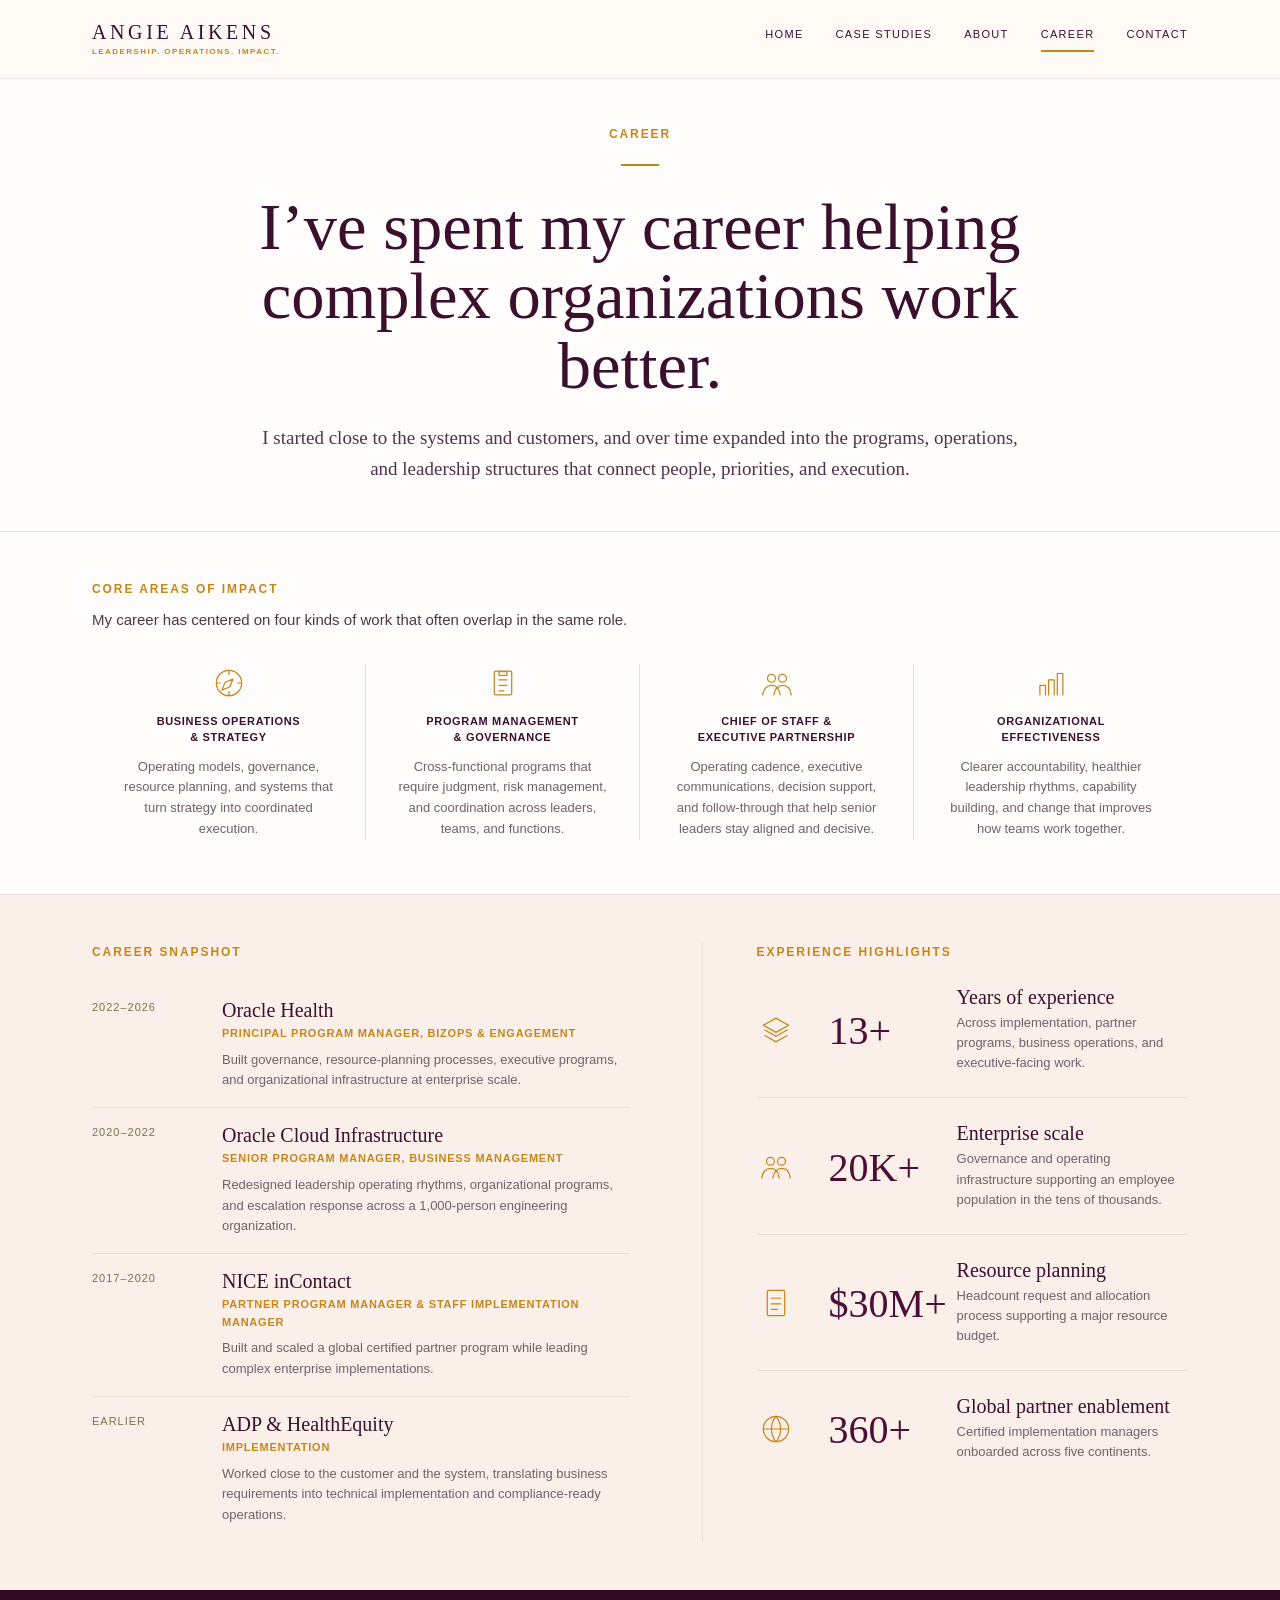
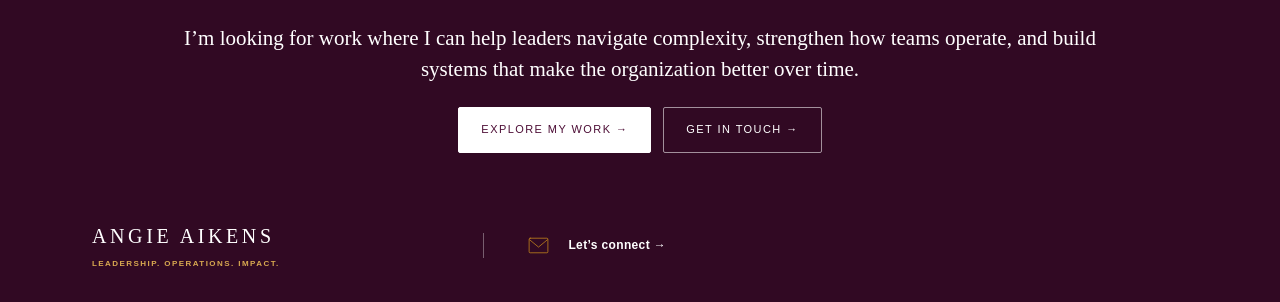
<file: career.html>
<!DOCTYPE html>
<html lang="en"><head>
  <!-- Google tag (gtag.js) -->
  <script async src="https://www.googletagmanager.com/gtag/js?id=G-83SC47N2FG"></script>
  <script>
    window.dataLayer = window.dataLayer || [];
    function gtag(){dataLayer.push(arguments);}
    gtag('js', new Date());
    gtag('config', 'G-83SC47N2FG');
  </script>
<meta charset="utf-8"/><meta content="width=device-width,initial-scale=1" name="viewport"/><title>Career | Angie Aikens</title><link href="styles.css" rel="stylesheet"/></head><body><header><div class="shell nav"><div class="brand-wrap"><a class="brand" href="index.html">ANGIE AIKENS</a><span class="brand-tag">Leadership. Operations. Impact.</span></div><div class="navlinks"><a class="" href="index.html">Home</a><a href="case-studies.html">Case Studies</a><a class="" href="about.html">About</a><a class="active" href="career.html">Career</a><a href="mailto:angieaikens@gmail.com">Contact</a></div><details class="mobile-nav"><summary>Menu</summary><div class="menu"><a class="" href="index.html">Home</a><a href="case-studies.html">Case Studies</a><a class="" href="about.html">About</a><a class="active" href="career.html">Career</a><a href="mailto:angieaikens@gmail.com">Contact</a></div></details></div></header><main><section class="career-hero career-hero-centered">
  <div class="shell">
    <div class="career-hero-copy">
      <div class="eyebrow">Career</div>
      <div class="gold-rule center"></div>
      <h1>I’ve spent my career helping complex organizations work better.</h1>
      <p class="career-lede">I started close to the systems and customers, and over time expanded into the programs, operations, and leadership structures that connect people, priorities, and execution.</p>
    </div>
  </div>
</section>
<section class="career-impact">
  <div class="shell">
    <div class="section-title">Core Areas of Impact</div>
    <p class="career-intro">My career has centered on four kinds of work that often overlap in the same role.</p>
    <div class="career-impact-grid">
      <article>
        <div class="career-icon"><svg viewBox="0 0 48 48" aria-hidden="true"><circle cx="24" cy="24" r="16"></circle><path d="M29 19l-4 10-10 4 4-10 10-4z"></path><path d="M24 8v5M24 35v5M8 24h5M35 24h5"></path></svg></div>
        <h3>Business Operations<br/>&amp; Strategy</h3>
        <p>Operating models, governance, resource planning, and systems that turn strategy into coordinated execution.</p>
      </article>
      <article>
        <div class="career-icon"><svg viewBox="0 0 48 48" aria-hidden="true"><rect x="13" y="9" width="22" height="30" rx="2"></rect><path d="M19 9.5h10v5H19zM19 20h10M19 27h10M19 34h6"></path></svg></div>
        <h3>Program Management<br/>&amp; Governance</h3>
        <p>Cross-functional programs that require judgment, risk management, and coordination across leaders, teams, and functions.</p>
      </article>
      <article>
        <div class="career-icon"><svg viewBox="0 0 48 48" aria-hidden="true"><circle cx="17" cy="18" r="5"></circle><circle cx="31" cy="18" r="5"></circle><path d="M6 39c1-8 6-12 11-12 6 0 10 4 11 12"></path><path d="M20 39c1-8 6-12 11-12 6 0 10 4 11 12"></path></svg></div>
        <h3>Chief of Staff &amp;<br/>Executive Partnership</h3>
        <p>Operating cadence, executive communications, decision support, and follow-through that help senior leaders stay aligned and decisive.</p>
      </article>
      <article>
        <div class="career-icon"><svg viewBox="0 0 48 48" aria-hidden="true"><path d="M10 39V27h7v12M21 39V20h7v19M32 39V12h7v27"></path></svg></div>
        <h3>Organizational<br/>Effectiveness</h3>
        <p>Clearer accountability, healthier leadership rhythms, capability building, and change that improves how teams work together.</p>
      </article>
    </div></div>
  </div>
</section>
<section class="career-mid"><div class="shell career-mid-grid"><div><div class="section-title">Career Snapshot</div><div class="career-timeline"><div class="career-row"><div class="career-date">2022–2026</div><div><h3>Oracle Health</h3><div class="career-role">Principal Program Manager, BizOps &amp; Engagement</div><p>Built governance, resource-planning processes, executive programs, and organizational infrastructure at enterprise scale.</p></div></div><div class="career-row"><div class="career-date">2020–2022</div><div><h3>Oracle Cloud Infrastructure</h3><div class="career-role">Senior Program Manager, Business Management</div><p>Redesigned leadership operating rhythms, organizational programs, and escalation response across a 1,000-person engineering organization.</p></div></div><div class="career-row"><div class="career-date">2017–2020</div><div><h3>NICE inContact</h3><div class="career-role">Partner Program Manager &amp; Staff Implementation Manager</div><p>Built and scaled a global certified partner program while leading complex enterprise implementations.</p></div></div><div class="career-row"><div class="career-date">Earlier</div><div><h3>ADP &amp; HealthEquity</h3><div class="career-role">Implementation</div><p>Worked close to the customer and the system, translating business requirements into technical implementation and compliance-ready operations.</p></div></div></div></div><div class="career-highlights"><div class="section-title">Experience Highlights</div><div class="career-highlight"><div class="career-highlight-icon"><svg viewBox="0 0 48 48" aria-hidden="true"><path d="M24 9l16 9-16 9-16-9 16-9z"></path><path d="M10 24l14 8 14-8"></path><path d="M10 31l14 8 14-8"></path></svg></div><strong>13+</strong><div><h3>Years of experience</h3><p>Across implementation, partner programs, business operations, and executive-facing work.</p></div></div><div class="career-highlight"><div class="career-highlight-icon"><svg viewBox="0 0 48 48" aria-hidden="true"><circle cx="17" cy="18" r="5"></circle><circle cx="31" cy="18" r="5"></circle><path d="M6 39c1-8 6-12 11-12 6 0 10 4 11 12"></path><path d="M20 39c1-8 6-12 11-12 6 0 10 4 11 12"></path></svg></div><strong>20K+</strong><div><h3>Enterprise scale</h3><p>Governance and operating infrastructure supporting an employee population in the tens of thousands.</p></div></div><div class="career-highlight"><div class="career-highlight-icon"><svg viewBox="0 0 48 48" aria-hidden="true"><rect x="13" y="8" width="22" height="32" rx="2"></rect><path d="M18 18h12M18 25h12M18 32h8"></path></svg></div><strong>$30M+</strong><div><h3>Resource planning</h3><p>Headcount request and allocation process supporting a major resource budget.</p></div></div><div class="career-highlight"><div class="career-highlight-icon"><svg viewBox="0 0 48 48" aria-hidden="true"><circle cx="24" cy="24" r="16"></circle><path d="M8 24h32M24 8a25 25 0 0 0 0 32M24 8a25 25 0 0 1 0 32"></path></svg></div><strong>360+</strong><div><h3>Global partner enablement</h3><p>Certified implementation managers onboarded across five continents.</p></div></div></div></div></section>

<section class="career-close"><div class="shell"><p>I’m looking for work where I can help leaders navigate complexity, strengthen how teams operate, and build systems that make the organization better over time.</p><div class="actions"><a class="btn primary" href="index.html#work">Explore my work →</a><a class="btn" href="mailto:angieaikens@gmail.com">Get in touch →</a></div></div></section></main><footer class="site-footer"><div class="shell site-footer-grid"><div><div class="brand footer-brand">ANGIE AIKENS</div><div class="brand-tag">Leadership. Operations. Impact.</div></div><div class="footer-contact"><svg aria-hidden="true" class="inline-icon" viewbox="0 0 48 48"><rect height="28" rx="2" width="36" x="6" y="10"></rect><path d="M7 13l17 14 17-14"></path></svg><div><a class="footer-connect-link" href="mailto:angieaikens@gmail.com">Let’s connect →</a></div></div></div></footer></body></html>
</file>
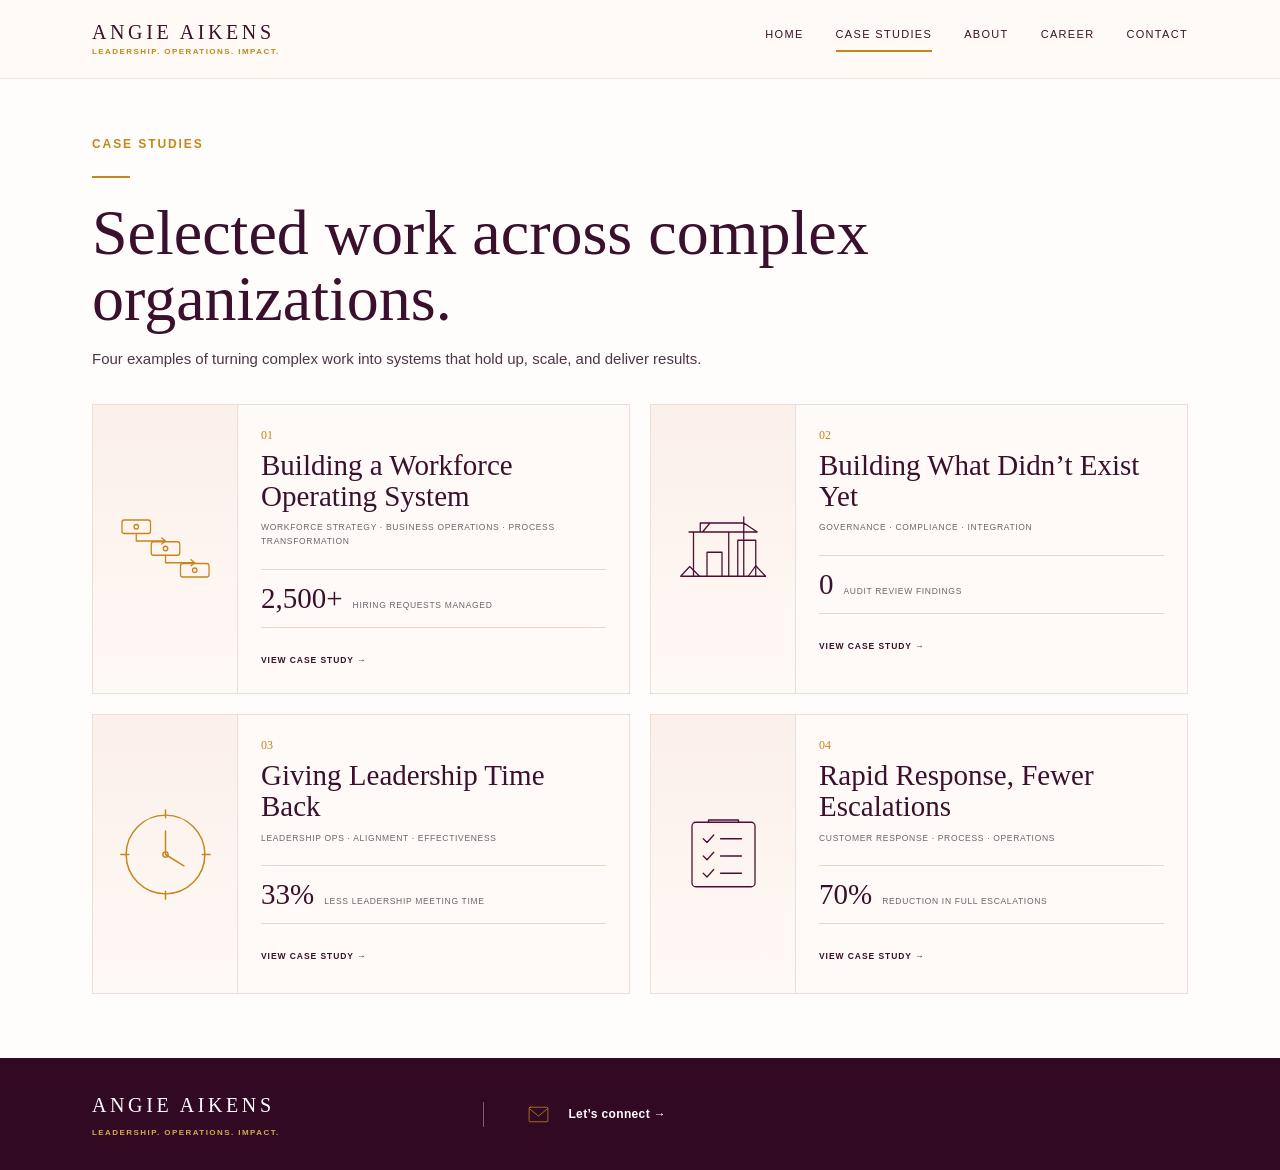
<file: case-studies.html>
<!DOCTYPE html><html lang="en"><head><meta charset="utf-8"/><meta name="viewport" content="width=device-width,initial-scale=1"/><meta name="description" content="Selected case studies from Angie Aikens across business operations, governance, organizational effectiveness, and enterprise execution."/><title>Case Studies | Angie Aikens</title><link href="styles.css" rel="stylesheet"/></head><body><header><div class="shell nav">
<div class="brand-wrap"><a class="brand" href="index.html">ANGIE AIKENS</a><span class="brand-tag">Leadership. Operations. Impact.</span></div>
<div class="navlinks"><a href="index.html">Home</a><a class="active" href="case-studies.html">Case Studies</a><a href="about.html">About</a><a href="career.html">Career</a><a href="mailto:angieaikens@gmail.com">Contact</a></div>
<details class="mobile-nav"><summary>Menu</summary><div class="menu"><a href="index.html">Home</a><a class="active" href="case-studies.html">Case Studies</a><a href="about.html">About</a><a href="career.html">Career</a><a href="mailto:angieaikens@gmail.com">Contact</a></div></details>
</div></header><main><section class="case-home"><div class="shell"><div class="eyebrow">Case Studies</div><div class="gold-rule"></div><h1>Selected work across complex organizations.</h1><p class="case-home-lede">Four examples of turning complex work into systems that hold up, scale, and deliver results.</p><div class="case-home-grid"><a class="case-home-card workforce" href="building-a-workforce-operating-system.html"><div class="case-home-icon"><svg viewBox="0 0 140 100" aria-hidden="true"><rect height="18" rx="3" width="38" x="12" y="12"></rect><rect height="18" rx="3" width="38" x="51" y="41"></rect><rect height="18" rx="3" width="38" x="90" y="70"></rect><path d="M31 30v10h39M70 59v10h39"></path><path d="M65 36l5 4-5 4M104 65l5 4-5 4"></path><circle cx="31" cy="21" r="3"></circle><circle cx="70" cy="50" r="3"></circle><circle cx="109" cy="79" r="3"></circle></svg></div><div class="case-home-content"><div class="case-home-num">01</div><h2>Building a Workforce Operating System</h2><div class="case-home-meta">Workforce Strategy · Business Operations · Process Transformation</div><div class="case-home-result"><strong>2,500+</strong><span>Hiring requests managed</span></div><b>View case study →</b></div></a><a class="case-home-card governance" href="building-what-didnt-exist.html"><div class="case-home-icon"><svg viewBox="0 0 140 100" aria-hidden="true"><path d="M14 87h112M30 87V28h47v59M39 28V16h58v71M48 87V55h20v32M89 87V39h24v48M24 28h90M97 16l18 12M97 16V8M52 16l-10 12"></path><path d="M13 87l12-13 13 13M103 87l10-14 13 14"></path></svg></div><div class="case-home-content"><div class="case-home-num">02</div><h2>Building What Didn’t Exist Yet</h2><div class="case-home-meta">Governance · Compliance · Integration</div><div class="case-home-result"><strong>0</strong><span>Audit review findings</span></div><b>View case study →</b></div></a><a class="case-home-card leadership" href="giving-leadership-time-back.html"><div class="case-home-icon"><svg viewBox="0 0 120 120" aria-hidden="true"><circle cx="60" cy="60" r="45"></circle><circle cx="60" cy="60" r="3"></circle><path d="M60 60V33M60 60l21 13M60 9v9M60 102v9M9 60h9M102 60h9"></path></svg></div><div class="case-home-content"><div class="case-home-num">03</div><h2>Giving Leadership Time Back</h2><div class="case-home-meta">Leadership Ops · Alignment · Effectiveness</div><div class="case-home-result"><strong>33%</strong><span>Less leadership meeting time</span></div><b>View case study →</b></div></a><a class="case-home-card response" href="rapid-response-fewer-escalations.html"><div class="case-home-icon"><svg viewBox="0 0 140 100" aria-hidden="true"><rect height="86" rx="5" width="84" x="28" y="7"></rect><path d="M43 29l5 5 9-10M66 29h28M43 52l5 5 9-10M66 52h28M43 75l5 5 9-10M66 75h28"></path><path d="M50 7v-3h40v3"></path></svg></div><div class="case-home-content"><div class="case-home-num">04</div><h2>Rapid Response, Fewer Escalations</h2><div class="case-home-meta">Customer Response · Process · Operations</div><div class="case-home-result"><strong>70%</strong><span>Reduction in full escalations</span></div><b>View case study →</b></div></a></div></div></section></main><footer class="site-footer"><div class="shell site-footer-grid">
<div><div class="brand footer-brand">ANGIE AIKENS</div><div class="brand-tag">Leadership. Operations. Impact.</div></div>
<div class="footer-contact"><svg aria-hidden="true" class="inline-icon" viewBox="0 0 48 48"><rect height="28" rx="2" width="36" x="6" y="10"></rect><path d="M7 13l17 14 17-14"></path></svg><div><a class="footer-connect-link" href="mailto:angieaikens@gmail.com">Let’s connect →</a></div></div>
</div></footer></body></html>
</file>
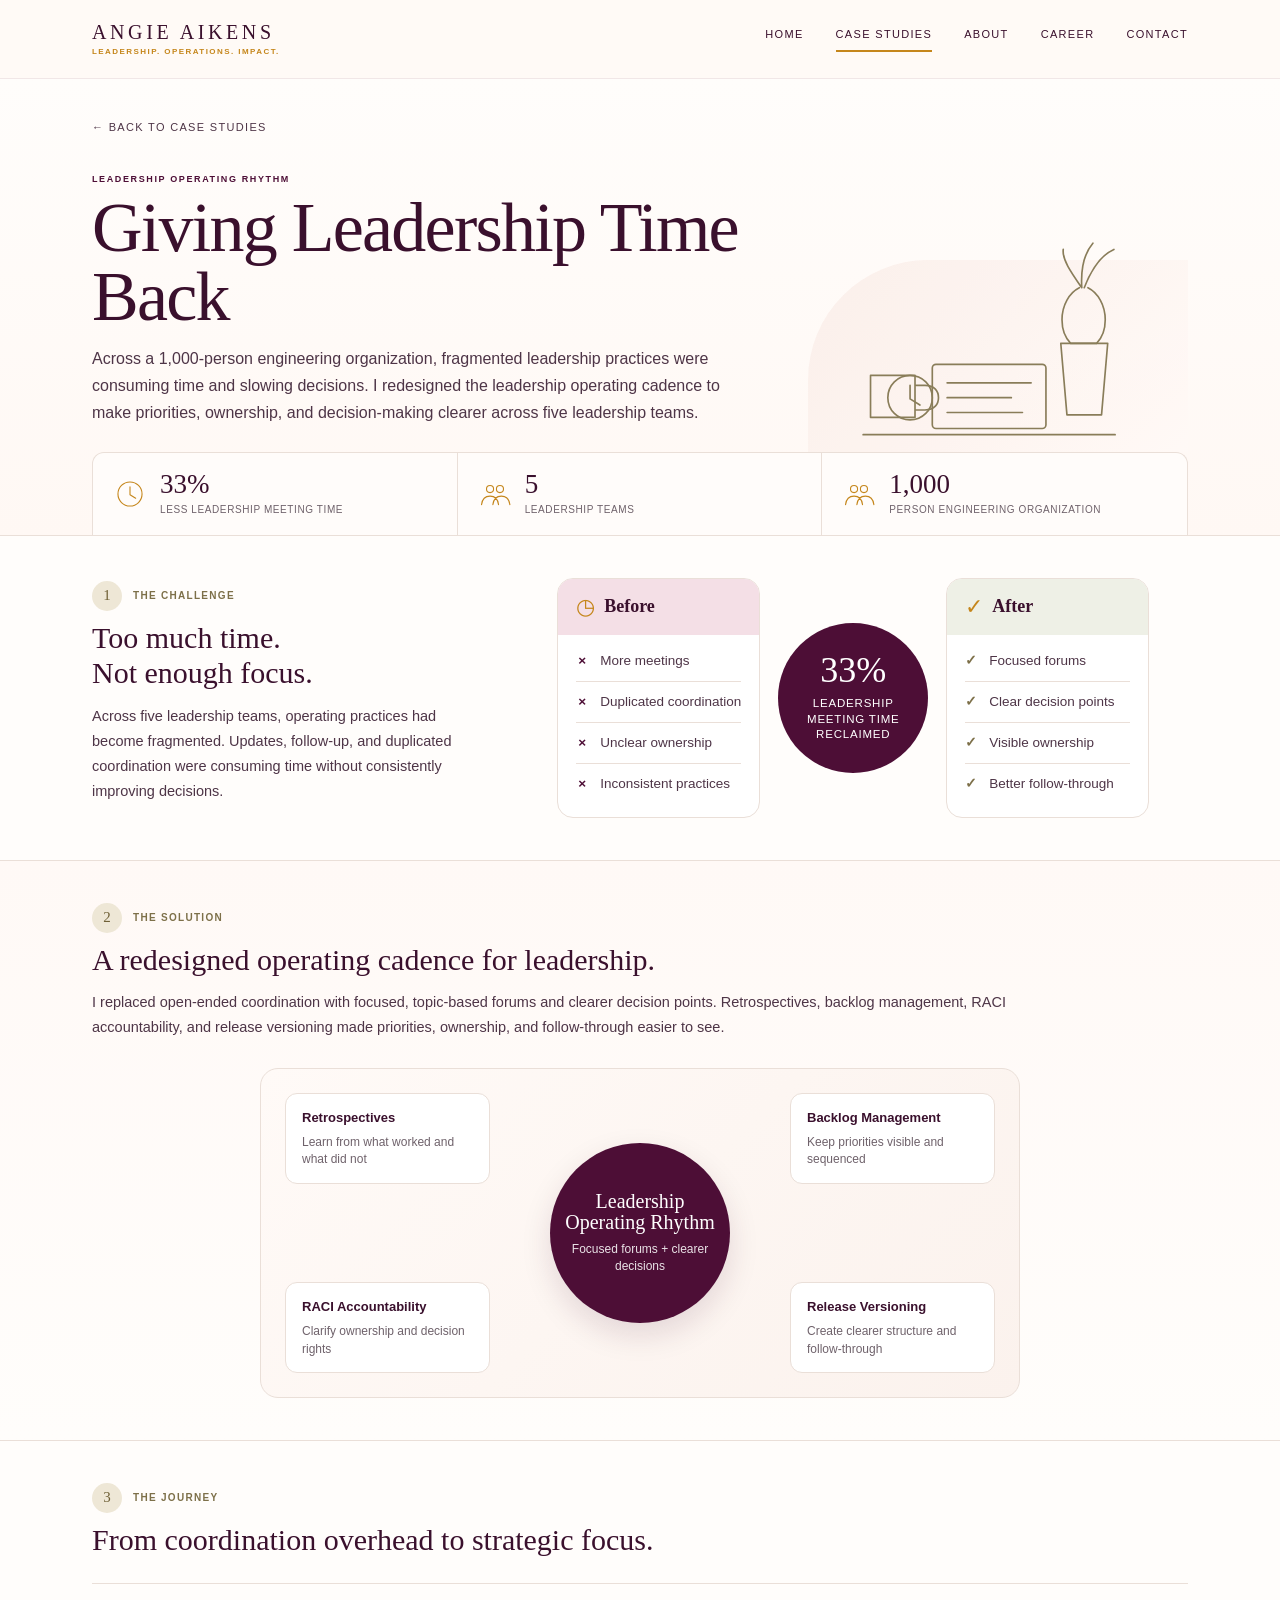
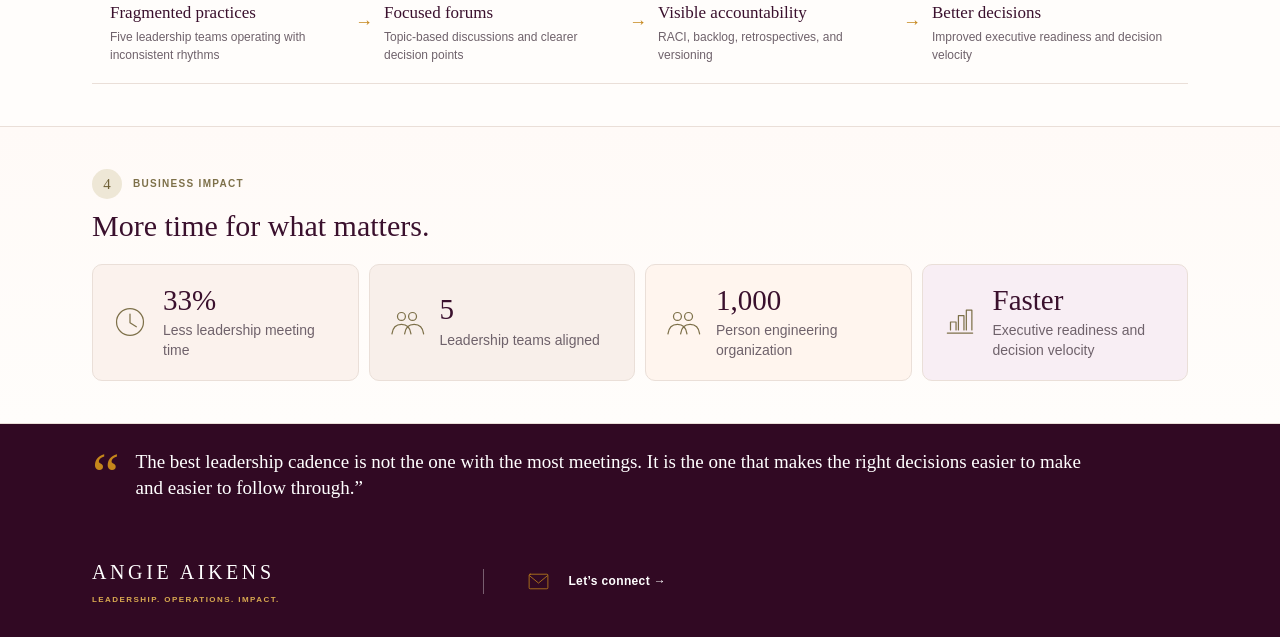
<file: giving-leadership-time-back.html>
<!DOCTYPE html><html lang="en"><head><meta charset="utf-8"/><meta name="viewport" content="width=device-width,initial-scale=1"/>
<title>Giving Leadership Time Back | Angie Aikens</title><link href="styles.css" rel="stylesheet"/></head><body class="story-page story-leadership">
<header><div class="shell nav">
<div class="brand-wrap"><a class="brand" href="index.html">ANGIE AIKENS</a><span class="brand-tag">Leadership. Operations. Impact.</span></div>
<div class="navlinks"><a href="index.html">Home</a><a class="active" href="case-studies.html">Case Studies</a><a href="about.html">About</a><a href="career.html">Career</a><a href="mailto:angieaikens@gmail.com">Contact</a></div>
<details class="mobile-nav"><summary>Menu</summary><div class="menu"><a href="index.html">Home</a><a class="active" href="case-studies.html">Case Studies</a><a href="about.html">About</a><a href="career.html">Career</a><a href="mailto:angieaikens@gmail.com">Contact</a></div></details>
</div></header><main><section class="story-hero"><div class="shell"><a class="back" href="case-studies.html">← Back to Case Studies</a>
<div class="story-hero-grid"><div class="story-hero-copy"><div class="story-eyebrow">Leadership Operating Rhythm</div><h1>Giving Leadership Time Back</h1><p>Across a 1,000-person engineering organization, fragmented leadership practices were consuming time and slowing decisions. I redesigned the leadership operating cadence to make priorities, ownership, and decision-making clearer across five leadership teams.</p></div><div class="story-stilllife leadership" aria-hidden="true"><svg viewBox="0 0 220 170">
<path d="M8 156h204"/><path d="M183 37c-8 4-14 14-14 26 0 7 2 14 7 19h21c5-5 7-12 7-19 0-12-6-22-14-26"/>
<path d="M185 37c-9-13-16-23-15-31M187 37c7-18 15-27 24-31M185 37c-1-17 3-29 9-36"/>
<path d="M168 82h38l-5 58h-28z"/><path d="M14 142h36v-34H14zM50 116h8c8 0 11 5 11 10s-3 10-11 10h-8"/><rect x="64" y="99" width="92" height="52" rx="3"/><path d="M76 114h68M76 126h52M76 138h61"/><circle cx="46" cy="126" r="18"/><path d="M46 116v11l8 5"/>
</svg></div></div>
<div class="story-metrics"><div class="story-metric"><svg viewBox="0 0 48 48" aria-hidden="true"><circle cx="24" cy="24" r="17"/><path d="M24 14v11l8 5"/></svg><div><strong>33%</strong><span>Less leadership meeting time</span></div></div><div class="story-metric"><svg viewBox="0 0 48 48" aria-hidden="true"><circle cx="17" cy="17" r="5"/><circle cx="31" cy="17" r="5"/><path d="M5 39c1-8 6-12 12-12s11 4 12 12M21 39c1-8 6-12 12-12s11 4 12 12"/></svg><div><strong>5</strong><span>Leadership teams</span></div></div><div class="story-metric"><svg viewBox="0 0 48 48" aria-hidden="true"><circle cx="17" cy="17" r="5"/><circle cx="31" cy="17" r="5"/><path d="M5 39c1-8 6-12 12-12s11 4 12 12M21 39c1-8 6-12 12-12s11 4 12 12"/></svg><div><strong>1,000</strong><span>Person engineering organization</span></div></div></div></div></section><section class="story-section"><div class="shell story-split"><div><div class="story-number"><span>1</span><b>The Challenge</b></div><h2>Too much time.<br/>Not enough focus.</h2><p>Across five leadership teams, operating practices had become fragmented. Updates, follow-up, and duplicated coordination were consuming time without consistently improving decisions.</p></div><div class="leadership-time-visual" aria-label="Leadership operating rhythm before and after">
  <div class="time-column before-time">
    <div class="time-heading"><span class="time-icon">◷</span><strong>Before</strong></div>
    <div class="meeting-load">
      <span>More meetings</span><span>Duplicated coordination</span><span>Unclear ownership</span><span>Inconsistent practices</span>
    </div>
  </div>
  <div class="time-reclaimed"><strong>33%</strong><span>leadership meeting time reclaimed</span></div>
  <div class="time-column after-time">
    <div class="time-heading"><span class="time-icon">✓</span><strong>After</strong></div>
    <div class="focus-gains">
      <span>Focused forums</span><span>Clear decision points</span><span>Visible ownership</span><span>Better follow-through</span>
    </div>
  </div>
</div></div></section><section class="story-section story-tint"><div class="shell"><div class="story-number"><span>2</span><b>The Solution</b></div><h2>A redesigned operating cadence for leadership.</h2><p class="story-wide-copy">I replaced open-ended coordination with focused, topic-based forums and clearer decision points. Retrospectives, backlog management, RACI accountability, and release versioning made priorities, ownership, and follow-through easier to see.</p><div class="leadership-rhythm-board">
      <div class="rhythm-center"><strong>Leadership<br/>Operating Rhythm</strong><span>Focused forums + clearer decisions</span></div>
      <div class="rhythm-card r1"><b>Retrospectives</b><span>Learn from what worked and what did not</span></div>
      <div class="rhythm-card r2"><b>Backlog Management</b><span>Keep priorities visible and sequenced</span></div>
      <div class="rhythm-card r3"><b>RACI Accountability</b><span>Clarify ownership and decision rights</span></div>
      <div class="rhythm-card r4"><b>Release Versioning</b><span>Create clearer structure and follow-through</span></div>
    </div></div></section>
    <section class="story-section"><div class="shell"><div class="story-number"><span>3</span><b>The Journey</b></div><h2>From coordination overhead to strategic focus.</h2>
    <div class="leadership-cadence-strip">
      <div><span>Fragmented practices</span><small>Five leadership teams operating with inconsistent rhythms</small></div>
      <div><span>Focused forums</span><small>Topic-based discussions and clearer decision points</small></div>
      <div><span>Visible accountability</span><small>RACI, backlog, retrospectives, and versioning</small></div>
      <div><span>Better decisions</span><small>Improved executive readiness and decision velocity</small></div>
    </div></div></section><section class="story-section story-impact"><div class="shell"><div class="story-number"><span>4</span><b>Business Impact</b></div><h2>More time for what matters.</h2><div class="impact-grid-four"><div class="impact-card"><svg viewBox="0 0 48 48" aria-hidden="true"><circle cx="24" cy="24" r="17"/><path d="M24 14v11l8 5"/></svg><div><strong>33%</strong><span>Less leadership meeting time</span></div></div><div class="impact-card"><svg viewBox="0 0 48 48" aria-hidden="true"><circle cx="17" cy="17" r="5"/><circle cx="31" cy="17" r="5"/><path d="M5 39c1-8 6-12 12-12s11 4 12 12M21 39c1-8 6-12 12-12s11 4 12 12"/></svg><div><strong>5</strong><span>Leadership teams aligned</span></div></div><div class="impact-card"><svg viewBox="0 0 48 48" aria-hidden="true"><circle cx="17" cy="17" r="5"/><circle cx="31" cy="17" r="5"/><path d="M5 39c1-8 6-12 12-12s11 4 12 12M21 39c1-8 6-12 12-12s11 4 12 12"/></svg><div><strong>1,000</strong><span>Person engineering organization</span></div></div><div class="impact-card"><svg viewBox="0 0 48 48" aria-hidden="true"><path d="M8 38h32M12 34V24h7v10M22 34V16h7v18M32 34V9h7v25"/></svg><div><strong>Faster</strong><span>Executive readiness and decision velocity</span></div></div></div></div></section>
<section class="story-quote"><div class="shell"><span class="story-quote-mark">“</span><p>The best leadership cadence is not the one with the most meetings. It is the one that makes the right decisions easier to make and easier to follow through.”</p></div></section></main><footer class="site-footer"><div class="shell site-footer-grid">
<div><div class="brand footer-brand">ANGIE AIKENS</div><div class="brand-tag">Leadership. Operations. Impact.</div></div>
<div class="footer-contact"><svg aria-hidden="true" class="inline-icon" viewBox="0 0 48 48"><rect height="28" rx="2" width="36" x="6" y="10"></rect><path d="M7 13l17 14 17-14"></path></svg><div><a class="footer-connect-link" href="mailto:angieaikens@gmail.com">Let’s connect →</a></div></div>
</div></footer></body></html>
</file>
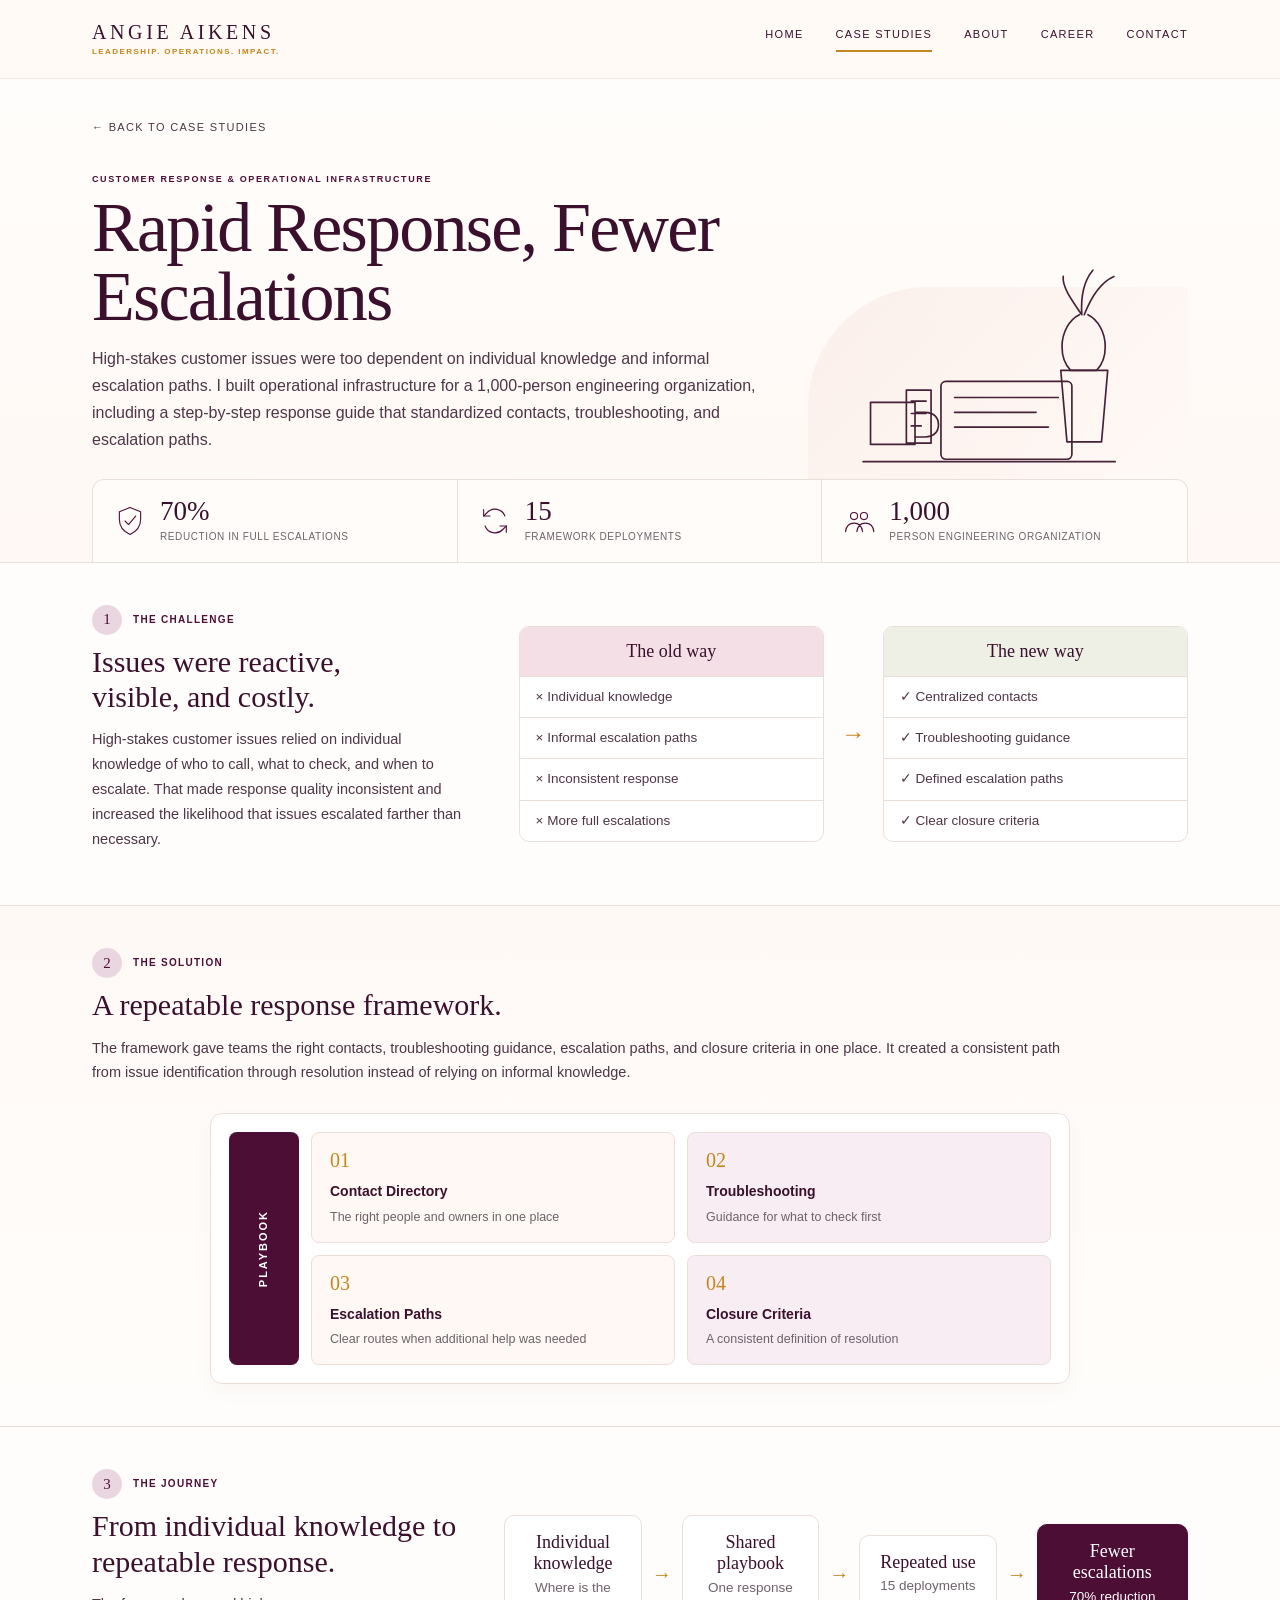
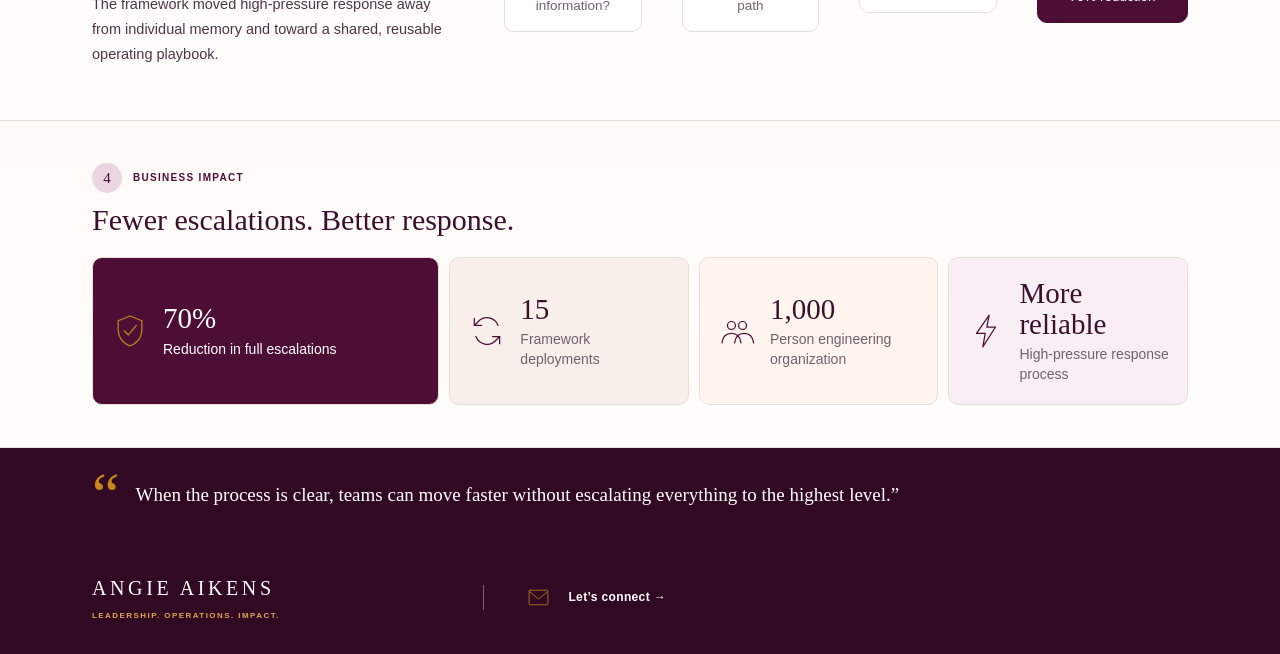
<file: rapid-response-fewer-escalations.html>
<!DOCTYPE html><html lang="en"><head><meta charset="utf-8"/><meta name="viewport" content="width=device-width,initial-scale=1"/>
<title>Rapid Response, Fewer Escalations | Angie Aikens</title><link href="styles.css" rel="stylesheet"/></head><body class="story-page story-response">
<header><div class="shell nav">
<div class="brand-wrap"><a class="brand" href="index.html">ANGIE AIKENS</a><span class="brand-tag">Leadership. Operations. Impact.</span></div>
<div class="navlinks"><a href="index.html">Home</a><a class="active" href="case-studies.html">Case Studies</a><a href="about.html">About</a><a href="career.html">Career</a><a href="mailto:angieaikens@gmail.com">Contact</a></div>
<details class="mobile-nav"><summary>Menu</summary><div class="menu"><a href="index.html">Home</a><a class="active" href="case-studies.html">Case Studies</a><a href="about.html">About</a><a href="career.html">Career</a><a href="mailto:angieaikens@gmail.com">Contact</a></div></details>
</div></header><main><section class="story-hero"><div class="shell"><a class="back" href="case-studies.html">← Back to Case Studies</a>
<div class="story-hero-grid"><div class="story-hero-copy"><div class="story-eyebrow">Customer Response & Operational Infrastructure</div><h1>Rapid Response, Fewer Escalations</h1><p>High-stakes customer issues were too dependent on individual knowledge and informal escalation paths. I built operational infrastructure for a 1,000-person engineering organization, including a step-by-step response guide that standardized contacts, troubleshooting, and escalation paths.</p></div><div class="story-stilllife response" aria-hidden="true"><svg viewBox="0 0 220 170">
<path d="M8 156h204"/><path d="M183 37c-8 4-14 14-14 26 0 7 2 14 7 19h21c5-5 7-12 7-19 0-12-6-22-14-26"/>
<path d="M185 37c-9-13-16-23-15-31M187 37c7-18 15-27 24-31M185 37c-1-17 3-29 9-36"/>
<path d="M168 82h38l-5 58h-28z"/><path d="M14 142h36v-34H14zM50 116h8c8 0 11 5 11 10s-3 10-11 10h-8"/><rect x="71" y="91" width="106" height="63" rx="4"/><path d="M82 104h84M82 116h66M82 128h76"/><path d="M43 98h20v43H43zM47 107h12M47 117h12M47 127h8"/>
</svg></div></div>
<div class="story-metrics"><div class="story-metric"><svg viewBox="0 0 48 48" aria-hidden="true"><path d="M24 5l15 6v11c0 10-6 17-15 21C15 39 9 32 9 22V11z"/><path d="M17 24l5 5 10-12"/></svg><div><strong>70%</strong><span>Reduction in full escalations</span></div></div><div class="story-metric"><svg viewBox="0 0 48 48" aria-hidden="true"><path d="M38 17a15 15 0 0 0-25-5L8 17M10 31a15 15 0 0 0 25 5l5-5"/><path d="M8 8v9h9M40 40v-9h-9"/></svg><div><strong>15</strong><span>Framework deployments</span></div></div><div class="story-metric"><svg viewBox="0 0 48 48" aria-hidden="true"><circle cx="17" cy="17" r="5"/><circle cx="31" cy="17" r="5"/><path d="M5 39c1-8 6-12 12-12s11 4 12 12M21 39c1-8 6-12 12-12s11 4 12 12"/></svg><div><strong>1,000</strong><span>Person engineering organization</span></div></div></div></div></section><section class="story-section"><div class="shell story-split"><div><div class="story-number"><span>1</span><b>The Challenge</b></div><h2>Issues were reactive,<br/>visible, and costly.</h2><p>High-stakes customer issues relied on individual knowledge of who to call, what to check, and when to escalate. That made response quality inconsistent and increased the likelihood that issues escalated farther than necessary.</p></div><div><div class="before-after"><div class="compare-card before"><strong>The old way</strong><span>× Individual knowledge</span><span>× Informal escalation paths</span><span>× Inconsistent response</span><span>× More full escalations</span></div><div class="compare-arrow">→</div><div class="compare-card after"><strong>The new way</strong><span>✓ Centralized contacts</span><span>✓ Troubleshooting guidance</span><span>✓ Defined escalation paths</span><span>✓ Clear closure criteria</span></div></div></div></div></section><section class="story-section story-tint"><div class="shell"><div class="story-number"><span>2</span><b>The Solution</b></div><h2>A repeatable response framework.</h2><p class="story-wide-copy">The framework gave teams the right contacts, troubleshooting guidance, escalation paths, and closure criteria in one place. It created a consistent path from issue identification through resolution instead of relying on informal knowledge.</p><div class="response-playbook">
      <div class="playbook-spine"><span>PLAYBOOK</span></div>
      <div class="playbook-page"><b>01</b><strong>Contact Directory</strong><span>The right people and owners in one place</span></div>
      <div class="playbook-page"><b>02</b><strong>Troubleshooting</strong><span>Guidance for what to check first</span></div>
      <div class="playbook-page"><b>03</b><strong>Escalation Paths</strong><span>Clear routes when additional help was needed</span></div>
      <div class="playbook-page"><b>04</b><strong>Closure Criteria</strong><span>A consistent definition of resolution</span></div>
    </div></div></section>
    <section class="story-section"><div class="shell response-path-grid"><div><div class="story-number"><span>3</span><b>The Journey</b></div><h2>From individual knowledge to repeatable response.</h2><p>The framework moved high-pressure response away from individual memory and toward a shared, reusable operating playbook.</p></div>
    <div class="response-path">
      <div><strong>Individual knowledge</strong><span>Where is the information?</span></div><i>→</i>
      <div><strong>Shared playbook</strong><span>One response path</span></div><i>→</i>
      <div><strong>Repeated use</strong><span>15 deployments</span></div><i>→</i>
      <div class="response-path-final"><strong>Fewer escalations</strong><span>70% reduction</span></div>
    </div></div></section><section class="story-section story-impact"><div class="shell"><div class="story-number"><span>4</span><b>Business Impact</b></div><h2>Fewer escalations. Better response.</h2><div class="impact-grid-four response-impact-grid"><div class="impact-card response-hero-impact"><svg viewBox="0 0 48 48" aria-hidden="true"><path d="M24 5l15 6v11c0 10-6 17-15 21C15 39 9 32 9 22V11z"/><path d="M17 24l5 5 10-12"/></svg><div><strong>70%</strong><span>Reduction in full escalations</span></div></div><div class="impact-card"><svg viewBox="0 0 48 48" aria-hidden="true"><path d="M38 17a15 15 0 0 0-25-5L8 17M10 31a15 15 0 0 0 25 5l5-5"/><path d="M8 8v9h9M40 40v-9h-9"/></svg><div><strong>15</strong><span>Framework deployments</span></div></div><div class="impact-card"><svg viewBox="0 0 48 48" aria-hidden="true"><circle cx="17" cy="17" r="5"/><circle cx="31" cy="17" r="5"/><path d="M5 39c1-8 6-12 12-12s11 4 12 12M21 39c1-8 6-12 12-12s11 4 12 12"/></svg><div><strong>1,000</strong><span>Person engineering organization</span></div></div><div class="impact-card"><svg viewBox="0 0 48 48" aria-hidden="true"><path d="M28 4L12 27h11l-3 17 16-25H25z"/></svg><div><strong>More reliable</strong><span>High-pressure response process</span></div></div></div></div></section>
<section class="story-quote"><div class="shell"><span class="story-quote-mark">“</span><p>When the process is clear, teams can move faster without escalating everything to the highest level.”</p></div></section></main><footer class="site-footer"><div class="shell site-footer-grid">
<div><div class="brand footer-brand">ANGIE AIKENS</div><div class="brand-tag">Leadership. Operations. Impact.</div></div>
<div class="footer-contact"><svg aria-hidden="true" class="inline-icon" viewBox="0 0 48 48"><rect height="28" rx="2" width="36" x="6" y="10"></rect><path d="M7 13l17 14 17-14"></path></svg><div><a class="footer-connect-link" href="mailto:angieaikens@gmail.com">Let’s connect →</a></div></div>
</div></footer></body></html>
</file>
<file: styles.css>
:root{--ink:#0b2843;--ink2:#263b4d;--gold:#a97822;--olive:#747a55;--cream:#fbfaf7;--paper:#fffdf9;--muted:#5f686f;--line:#ddd7cd;--soft:#f4f0e9;--navy:#082a4b}
*{box-sizing:border-box}html{scroll-behavior:smooth}body{margin:0;background:var(--cream);color:var(--ink);font-family:Arial,Helvetica,sans-serif;line-height:1.6}a{color:inherit;text-decoration:none}h1,h2,h3,.metric strong,.footer-copy,.serif{font-family:Georgia,'Times New Roman',serif}.shell{max-width:1180px;margin:0 auto;padding:0 42px}.eyebrow,.section-title,.kicker{font-size:12px;letter-spacing:.16em;text-transform:uppercase;color:var(--olive);font-weight:700}.gold-rule{width:38px;height:2px;background:var(--gold);margin:22px 0}.meta{font-size:11px;letter-spacing:.12em;text-transform:uppercase;line-height:1.9;color:var(--olive);font-weight:700}.btn{display:inline-flex;align-items:center;gap:16px;padding:13px 22px;font-size:11px;letter-spacing:.13em;text-transform:uppercase;border:1px solid var(--ink);color:var(--ink);background:transparent}.btn.primary{background:var(--ink);color:#fff}.actions{display:flex;gap:12px;flex-wrap:wrap}
/* nav */
header{background:rgba(251,250,247,.97);position:sticky;top:0;z-index:50;border-bottom:1px solid rgba(11,40,67,.08);backdrop-filter:blur(8px)}.nav{height:78px;display:flex;align-items:center;justify-content:space-between}.brand{font-family:Georgia,'Times New Roman',serif;font-size:20px;letter-spacing:.18em}.navlinks{display:flex;gap:32px}.navlinks a{font-size:11px;letter-spacing:.12em;text-transform:uppercase}.navlinks a.active{border-bottom:2px solid var(--gold);padding-bottom:7px}.mobile-nav{display:none;position:relative}.mobile-nav summary{cursor:pointer;list-style:none;font-size:11px;letter-spacing:.14em;text-transform:uppercase}.mobile-nav summary::-webkit-details-marker{display:none}.mobile-nav .menu{position:absolute;right:0;top:34px;background:var(--paper);border:1px solid var(--line);min-width:190px;padding:10px;box-shadow:0 14px 30px rgba(11,40,67,.08)}.mobile-nav .menu a{display:block;padding:10px 12px;font-size:11px;letter-spacing:.1em;text-transform:uppercase}.mobile-nav .menu a.active{color:var(--gold)}
/* home */
.home-hero{position:relative;min-height:500px;overflow:hidden;background:var(--paper)}.home-hero:after{content:'';position:absolute;right:0;top:0;bottom:0;width:55%;background:linear-gradient(90deg,var(--paper) 0%,rgba(255,253,249,.84) 16%,rgba(255,253,249,.18) 48%,rgba(255,253,249,0) 74%),url('assets/hero-lake.png') center/cover no-repeat}.home-hero .inner{position:relative;z-index:1;max-width:650px;padding:70px 0}.home-hero h1{font-size:clamp(58px,7vw,90px);line-height:.98;font-weight:400;letter-spacing:-.035em;margin:0 0 22px}.home-hero p{font-size:18px;max-width:550px;color:var(--ink2);margin:0 0 18px}.impact-strip{background:rgba(255,255,255,.64);border-top:1px solid var(--line);border-bottom:1px solid var(--line)}.impact-grid{display:grid;grid-template-columns:repeat(4,1fr);padding:28px 0}.impact{text-align:center;padding:0 18px;border-right:1px solid var(--line)}.impact:last-child{border-right:0}.impact strong{font:400 34px Georgia,serif;display:block}.impact span{font-size:12px;color:var(--muted)}.through{background:var(--soft);padding:45px 0}.through-inner{display:grid;grid-template-columns:3px 1fr;gap:28px;align-items:center}.through-line{height:100%;min-height:88px;background:var(--gold)}.through h2{font-size:clamp(30px,4vw,46px);font-weight:400;line-height:1.2;margin:0}.through em{color:var(--gold);font-weight:400}.caps{background:var(--paper);border-bottom:1px solid var(--line)}.caps-grid{display:grid;grid-template-columns:repeat(5,1fr);padding:34px 0}.cap{text-align:center;padding:0 20px;border-right:1px solid var(--line)}.cap:last-child{border-right:0}.cap .symbol{font:400 33px Georgia,serif;margin-bottom:8px}.cap h3{font:700 11px Arial,sans-serif;letter-spacing:.18em;text-transform:uppercase;margin:0 0 5px}.cap p{font-size:12px;color:var(--muted);margin:0}.home-work{padding:62px 0}.home-work-head{display:flex;justify-content:space-between;align-items:end;gap:30px;margin-bottom:28px}.home-work h2{font-size:42px;font-weight:400;line-height:1.12;margin:6px 0 0}.home-feature{display:grid;grid-template-columns:1.1fr 1.25fr .5fr;background:var(--paper);border:1px solid var(--line);border-radius:12px;overflow:hidden}.home-feature .preview{border-right:1px solid var(--line);padding:24px;display:flex;align-items:center;background:linear-gradient(135deg,#fffdfa,#f5f0e7)}.home-feature .copy{padding:31px}.home-feature h3{font-size:31px;font-weight:400;line-height:1.1;margin:8px 0 15px}.home-feature p{color:var(--muted);font-size:14px}.home-feature .stat{border-left:1px solid var(--line);display:flex;align-items:center;justify-content:center;text-align:center;padding:25px}.home-feature .stat strong{font:400 42px Georgia,serif;display:block}.home-feature .stat span{font-size:11px;text-transform:uppercase;letter-spacing:.11em}.home-subwork{display:grid;grid-template-columns:1fr 1fr;margin-top:14px}.home-subwork a{padding:22px 24px;background:rgba(255,255,255,.48);border:1px solid var(--line)}.home-subwork a+a{border-left:0}.home-subwork small{display:block;text-transform:uppercase;letter-spacing:.12em;color:var(--olive);margin-bottom:5px}.home-subwork strong{font:400 20px Georgia,serif}
/* work */
.work-hero{background:var(--paper);padding:68px 0 56px;border-bottom:1px solid var(--line);position:relative;overflow:hidden}.work-hero:after{content:'';position:absolute;right:-60px;top:-80px;width:470px;height:470px;border:1px solid rgba(116,122,85,.15);border-radius:50%;box-shadow:-90px 80px 0 -89px rgba(169,120,34,.28),-180px 160px 0 -179px rgba(116,122,85,.2)}.work-hero .inner{max-width:720px;position:relative;z-index:1}.work-hero h1{font-size:clamp(50px,6vw,76px);line-height:1.03;font-weight:400;margin:12px 0 22px}.work-hero p{max-width:610px;font:400 18px Georgia,serif;color:var(--ink2)}.work-cards{padding:56px 0}.work-title{text-align:center;margin-bottom:32px}.work-title h2{font-size:38px;font-weight:400;margin:7px 0}.case-card{display:grid;grid-template-columns:300px 1fr 205px;background:var(--paper);border:1px solid var(--line);border-radius:10px;overflow:hidden;margin-bottom:18px}.case-preview{padding:22px;border-right:1px solid var(--line);background:linear-gradient(135deg,#fffdfa,#f5f0e7);display:flex;align-items:center}.case-copy{padding:27px}.case-copy h3{font-size:29px;font-weight:400;line-height:1.12;margin:7px 0 10px}.case-copy p{font-size:14px;color:var(--muted);margin:0}.case-stat{border-left:1px solid var(--line);display:flex;flex-direction:column;align-items:center;justify-content:center;text-align:center;padding:22px}.case-stat strong{font:400 42px Georgia,serif}.case-stat span{font-size:11px;letter-spacing:.1em;text-transform:uppercase;margin:6px 0 18px}
/* artifact previews */
.mini-art{width:100%;color:var(--ink)}.mini-top{padding:10px 12px;border:1px solid var(--gold);text-align:center;font-size:10px;letter-spacing:.1em;text-transform:uppercase;background:#fff}.mini-core{margin:10px auto;padding:12px;background:var(--navy);color:#fff;text-align:center;font:400 14px Georgia,serif;width:80%}.mini-branches{display:grid;grid-template-columns:repeat(4,1fr);gap:6px;margin-top:10px}.mini-branches span{border:1px solid var(--line);padding:9px 3px;text-align:center;font-size:9px;text-transform:uppercase;letter-spacing:.05em}.mini-ba{display:grid;gap:12px}.mini-ba-row{display:grid;grid-template-columns:68px repeat(5,1fr);gap:5px;align-items:center}.mini-ba-row b{font-size:9px;letter-spacing:.1em;text-transform:uppercase;color:var(--olive)}.mini-ba-row span{border:1px solid var(--line);padding:9px 2px;text-align:center;font-size:8px}.mini-ba-row.after span{background:var(--navy);color:#fff;border-color:var(--navy)}.mini-playbook{display:grid;gap:10px}.mini-playbook-title{background:var(--navy);color:#fff;padding:10px;text-align:center;font-size:10px;letter-spacing:.1em;text-transform:uppercase}.mini-steps{display:grid;grid-template-columns:repeat(5,1fr);gap:5px}.mini-steps span{border:1px solid var(--line);padding:10px 3px;text-align:center;font-size:8px}.mini-enable{border-top:1px solid var(--line);padding-top:8px;text-align:center;font-size:9px;letter-spacing:.05em;color:var(--olive)}
/* shared case study */
.case-hero{background:var(--paper);padding:52px 0 38px}.case-hero h1{font-size:clamp(48px,6vw,72px);line-height:1.03;font-weight:400;margin:13px 0 16px}.case-hero .intro{font-size:15px;color:var(--ink2);max-width:820px;margin:22px 0 0}.back{display:inline-block;margin-bottom:20px;font-size:11px;letter-spacing:.12em;text-transform:uppercase}.case-artifact-section{background:var(--paper);padding:0 0 40px}.case-artifact{border:1px solid var(--line);background:linear-gradient(180deg,#fffdfa,#fbf8f2);padding:30px;border-radius:7px}.case-summary{background:var(--paper);padding:0 0 50px}.summary-grid{display:grid;grid-template-columns:1fr 1fr 1.15fr;border-top:1px solid var(--line)}.summary-block{padding:28px 28px 20px 0}.summary-block+.summary-block{border-left:1px solid var(--line);padding-left:28px}.summary-index{font:400 13px Georgia,serif;color:var(--olive);margin-bottom:8px}.summary-block h2{font-size:31px;font-weight:400;margin:0 0 16px}.summary-block p{font-size:14px;color:var(--ink2);margin:0 0 16px}.summary-block p:last-child{margin-bottom:0}.result-mini-grid{display:grid;grid-template-columns:1fr 1fr;border:1px solid var(--line);border-bottom:0}.result-mini{padding:17px;border-bottom:1px solid var(--line)}.result-mini:nth-child(odd){border-right:1px solid var(--line)}.result-mini strong{font:400 29px Georgia,serif;display:block}.result-mini span{font-size:9px;letter-spacing:.1em;text-transform:uppercase;color:var(--muted);display:block;margin-top:4px}.case-footer{border-top:1px solid var(--line);padding:25px 0;background:var(--paper)}.case-footer-inner{display:flex;justify-content:space-between;align-items:center;gap:24px}.case-footer p{font-size:13px;margin:0}.case-footer a{color:var(--olive);text-decoration:underline;text-underline-offset:4px}
/* case artifact 1 */
.gov-flow{max-width:910px;margin:0 auto}.gov-core{width:48%;margin:0 auto;background:var(--navy);color:#fff;border:1px solid var(--gold);padding:17px;text-align:center}.gov-core strong{font:400 22px Georgia,serif;display:block;line-height:1.15}.gov-core span{font-size:11px;letter-spacing:.12em;text-transform:uppercase;color:#d8b66d}.gov-connector{width:1px;height:28px;background:var(--olive);margin:0 auto}.gov-lob{width:60%;margin:0 auto;border:1px solid var(--gold);padding:15px;text-align:center;font-size:11px;letter-spacing:.14em;text-transform:uppercase;background:#fff}.gov-branchline{width:72%;height:25px;margin:0 auto;border-top:1px solid var(--olive);border-left:1px solid transparent;border-right:1px solid transparent;position:relative}.gov-branchline:before{content:'';position:absolute;left:0;right:0;top:-1px;height:1px;background:var(--olive)}.gov-functions{display:grid;grid-template-columns:repeat(4,1fr);gap:18px}.gov-function{border:1px solid var(--gold);padding:18px 14px;text-align:center;background:#fff;min-height:150px;position:relative}.gov-function:before{content:'';position:absolute;top:-26px;left:50%;width:1px;height:26px;background:var(--olive)}.gov-function h3{font:700 11px Arial,sans-serif;letter-spacing:.1em;text-transform:uppercase;margin:0 0 10px}.gov-function p{font-size:12px;color:var(--ink2);margin:0}
/* case artifact 2 */
.rhythm{display:grid;gap:16px}.rhythm-row{border:1px solid var(--line);padding:16px;background:#fff}.rhythm-label{text-align:center;font-size:11px;letter-spacing:.12em;text-transform:uppercase;color:var(--olive);font-weight:700;margin-bottom:14px}.rhythm-items{display:grid;grid-template-columns:repeat(5,1fr);gap:10px}.rhythm-item{padding:16px 8px;border:1px solid var(--line);text-align:center;min-height:115px}.rhythm-item strong{display:block;font-size:11px;letter-spacing:.08em;text-transform:uppercase;margin-bottom:7px}.rhythm-item p{font-size:11px;color:var(--muted);margin:0}.rhythm-row.after .rhythm-item{background:var(--navy);color:#fff;border-color:var(--navy)}.rhythm-row.after .rhythm-item p{color:#dce5ec}.powered{margin-top:14px;border:1px solid var(--line);padding:13px;text-align:center;font-size:10px;letter-spacing:.09em;text-transform:uppercase;color:var(--olive);background:#fff}
/* case artifact 3 */
.playbook-title{background:var(--navy);color:#fff;text-align:center;padding:15px;font-size:12px;letter-spacing:.12em;text-transform:uppercase;margin-bottom:14px}.playbook-steps{display:grid;grid-template-columns:repeat(5,1fr);gap:10px}.playbook-step{border:1px solid var(--line);padding:16px 10px;background:#fff;text-align:center;min-height:145px}.playbook-step b{display:block;font-size:10px;letter-spacing:.07em;text-transform:uppercase;margin:4px 0 8px}.playbook-step p{font-size:11px;color:var(--muted);margin:0}.playbook-enable{margin-top:16px;border:1px solid var(--line);padding:14px;background:#fff}.playbook-enable h3{text-align:center;font:700 10px Arial,sans-serif;letter-spacing:.12em;text-transform:uppercase;color:var(--olive);margin:0 0 11px}.playbook-enable-grid{display:grid;grid-template-columns:repeat(3,1fr)}.playbook-enable-grid div{text-align:center;padding:6px 12px;border-right:1px solid var(--line);font-size:11px}.playbook-enable-grid div:last-child{border-right:0}
/* leadership */
.leadership-hero{background:var(--paper);padding:70px 0 54px;border-bottom:1px solid var(--line);position:relative;overflow:hidden}.leadership-hero:after{content:'';position:absolute;right:8%;top:30px;width:210px;height:210px;border-radius:50%;border:1px solid rgba(169,120,34,.18);box-shadow:-48px 52px 0 -47px rgba(116,122,85,.24),-98px 102px 0 -97px rgba(169,120,34,.16)}.leadership-hero .inner{max-width:690px;position:relative;z-index:1}.leadership-hero h1{font-size:clamp(58px,7vw,86px);line-height:1;font-weight:400;margin:0 0 22px}.leadership-hero .lede{font:400 20px Georgia,serif;max-width:620px;color:var(--ink2);margin:0 0 22px}.leadership-hero .principle-line{font:400 17px Georgia,serif;color:var(--ink2)}.leadership-thread{padding:70px 0 48px;background:var(--paper)}.thread-wrap{position:relative;max-width:900px;margin:0 auto}.thread-line{position:absolute;left:50%;top:14px;bottom:14px;width:1px;background:var(--gold);transform:translateX(-50%)}.thread-item{position:relative;display:grid;grid-template-columns:1fr 90px 1fr;min-height:170px;align-items:center}.thread-item .node{grid-column:2;justify-self:center;width:20px;height:20px;border:1px solid var(--gold);border-radius:50%;background:var(--paper);position:relative;z-index:2}.thread-item .node:after{content:'';position:absolute;width:7px;height:7px;background:var(--gold);border-radius:50%;left:50%;top:50%;transform:translate(-50%,-50%)}.thread-copy{max-width:340px}.thread-item.left .thread-copy{grid-column:1;justify-self:end}.thread-item.right .thread-copy{grid-column:3;justify-self:start}.thread-num{font:400 13px Georgia,serif;color:var(--gold);margin-bottom:8px}.thread-copy:before{content:'';display:block;width:38px;height:1px;background:var(--gold);margin-bottom:14px}.thread-copy h2{font-size:30px;font-weight:400;line-height:1.15;margin:0 0 10px}.thread-copy p{font-size:15px;color:var(--ink2);margin:0}.leadership-close{padding:6px 0 65px;background:var(--paper);text-align:center}.leadership-close blockquote{font:italic 400 25px Georgia,serif;line-height:1.4;max-width:760px;margin:0 auto 26px;color:var(--ink)}
/* about */
.about-intro{background:var(--paper);padding:72px 0 64px;border-bottom:1px solid var(--line)}.about-narrative{max-width:1060px}.about-narrative p{font-size:20px;line-height:1.85;color:var(--ink2);margin:0 0 26px}.about-narrative p:last-child{margin-bottom:0}.about-panel-grid{display:grid;grid-template-columns:1fr 1fr;background:var(--paper);border-bottom:1px solid var(--line)}.about-panel{padding:50px max(42px,calc((100vw - 1180px)/2 + 42px)) 56px;min-height:430px}.about-panel:first-child{padding-right:56px;border-right:1px solid var(--line)}.about-panel:last-child{padding-left:56px}.about-panel h2{text-align:center;font-size:34px;font-weight:400;margin:0}.panel-rule{width:44px;height:1px;background:var(--gold);margin:19px auto 25px}.about-panel p{font-size:16px;line-height:1.75;color:var(--ink2);max-width:500px;margin:0 auto 20px}.about-panel p:last-child{margin-bottom:0}.about-close{background:var(--paper);padding:32px 0 52px;text-align:center}.about-close .actions{justify-content:center}
/* career */
.career-hero{background:var(--paper);padding:68px 0 54px;border-bottom:1px solid var(--line)}.career-hero-grid{display:grid;grid-template-columns:1.2fr .8fr;gap:68px;align-items:center}.career-hero h1{font-size:clamp(54px,7vw,82px);font-weight:400;line-height:1.03;margin:0 0 22px}.career-lede{font:400 19px Georgia,serif;color:var(--ink2);max-width:670px}.career-fit{background:var(--soft);padding:32px 36px;border:1px solid var(--line)}.career-fit h2{font:700 14px Arial,sans-serif;letter-spacing:.05em;color:var(--olive);margin:0 0 20px}.career-fit ul{list-style:none;padding:0;margin:0;display:grid;gap:15px}.career-fit li{display:grid;grid-template-columns:22px 1fr;gap:11px;font-size:14px;color:var(--ink2)}.career-fit li span{color:var(--gold)}.career-impact{padding:48px 0 54px;background:var(--paper);border-bottom:1px solid var(--line)}.career-intro{font-size:15px;color:var(--ink2);max-width:800px;margin:9px 0 32px}.career-impact-grid{display:grid;grid-template-columns:repeat(4,1fr)}.career-impact-grid article{text-align:center;padding:0 25px;border-right:1px solid var(--line)}.career-impact-grid article:last-child{border-right:0}.career-impact-grid h3{font:700 11px Arial,sans-serif;letter-spacing:.06em;text-transform:uppercase;line-height:1.45;margin:0 0 11px}.career-impact-grid p{font-size:13px;color:var(--muted);margin:0}.career-mid{background:var(--soft);padding:48px 0}.career-mid-grid{display:grid;grid-template-columns:1.15fr .85fr;gap:58px}.career-timeline{margin-top:21px}.career-row{display:grid;grid-template-columns:110px 1fr;gap:20px;padding:16px 0;border-bottom:1px solid var(--line)}.career-row:last-child{border-bottom:0}.career-date{font-size:11px;letter-spacing:.09em;text-transform:uppercase;color:var(--olive)}.career-row h3{font:400 20px Georgia,serif;margin:0 0 3px}.career-role{font-size:11px;letter-spacing:.07em;text-transform:uppercase;color:var(--gold);font-weight:700}.career-row p{font-size:13px;color:var(--muted);margin:7px 0 0}.career-highlights{border-left:1px solid var(--line);padding-left:45px}.career-highlight{display:grid;grid-template-columns:100px 1fr;gap:18px;align-items:center;padding:18px 0;border-bottom:1px solid var(--line)}.career-highlight:last-child{border-bottom:0}.career-highlight strong{font:400 39px Georgia,serif;color:var(--olive)}.career-highlight h3{font:400 20px Georgia,serif;margin:0 0 3px}.career-highlight p{font-size:13px;color:var(--muted);margin:0}.career-next{background:var(--paper);padding:46px 0 52px}.career-next-lede{font:400 17px Georgia,serif;color:var(--ink2);max-width:780px;margin:8px 0 29px}.career-next-grid{display:grid;grid-template-columns:repeat(4,1fr)}.career-next-grid article{text-align:center;padding:0 24px;border-right:1px solid var(--line)}.career-next-grid article:last-child{border-right:0}.career-next-grid h3{font:700 11px Arial,sans-serif;letter-spacing:.08em;text-transform:uppercase;margin:0 0 8px}.career-next-grid p{font-size:13px;color:var(--muted);margin:0}.career-close{background:var(--ink);color:#fff;padding:33px 0 37px;text-align:center}.career-close p{font:italic 400 21px Georgia,serif;margin:0 0 21px}.career-close .actions{justify-content:center}.career-close .btn{border-color:rgba(255,255,255,.55);color:#fff}.career-close .btn.primary{background:#fff;color:var(--ink);border-color:#fff}
/* footer */
.footer-cta{background:#f0ebe3;padding:30px 0}.footer-flex{display:flex;align-items:center;justify-content:space-between;gap:30px}.footer-copy{font-size:18px}
/* responsive */
@media(max-width:900px){.shell{padding:0 24px}.navlinks{display:none}.mobile-nav{display:block}.home-hero:after{width:70%;opacity:.44}.impact-grid{grid-template-columns:repeat(2,1fr);gap:20px 0}.impact:nth-child(2){border-right:0}.caps-grid{grid-template-columns:repeat(5,1fr)}.home-feature,.case-card{grid-template-columns:1fr}.home-feature .preview,.case-preview{border-right:0;border-bottom:1px solid var(--line)}.home-feature .stat,.case-stat{border-left:0;border-top:1px solid var(--line)}.home-subwork{grid-template-columns:1fr}.home-subwork a+a{border-left:1px solid var(--line);border-top:0}.summary-grid{grid-template-columns:1fr}.summary-block{padding:24px 0}.summary-block+.summary-block{border-left:0;border-top:1px solid var(--line);padding-left:0}.gov-functions,.rhythm-items,.playbook-steps{grid-template-columns:1fr 1fr}.gov-function:before{display:none}.gov-branchline{display:none}.thread-line{left:24px}.thread-item{grid-template-columns:48px 1fr;min-height:auto;padding:24px 0}.thread-item .node{grid-column:1;grid-row:1}.thread-item.left .thread-copy,.thread-item.right .thread-copy{grid-column:2;justify-self:start}.about-panel-grid{grid-template-columns:1fr}.about-panel{padding:44px 24px;min-height:auto}.about-panel:first-child{border-right:0;border-bottom:1px solid var(--line);padding-right:24px}.about-panel:last-child{padding-left:24px}.career-hero-grid,.career-mid-grid{grid-template-columns:1fr}.career-impact-grid,.career-next-grid{grid-template-columns:1fr 1fr;gap:28px 0}.career-impact-grid article:nth-child(2),.career-next-grid article:nth-child(2){border-right:0}.career-highlights{border-left:0;border-top:1px solid var(--line);padding-left:0;padding-top:28px}.case-footer-inner,.footer-flex{align-items:flex-start;flex-direction:column}}
@media(max-width:600px){.shell{padding:0 18px}.nav{height:66px}.brand{font-size:16px}.home-hero{min-height:460px}.home-hero:after{width:100%;opacity:.28}.home-hero .inner{padding:54px 0}.home-hero h1{font-size:55px}.impact-grid{grid-template-columns:1fr 1fr}.impact strong{font-size:28px}.through h2{font-size:30px}.caps-grid{grid-template-columns:1fr 1fr}.cap{border-bottom:1px solid var(--line);padding:18px 10px}.cap:nth-child(even){border-right:0}.cap:last-child{grid-column:1/-1;border-right:0}.home-work-head{display:block}.home-work-head .btn{margin-top:17px}.gov-core{width:92%}.gov-lob{width:92%}.gov-functions,.rhythm-items,.playbook-steps{grid-template-columns:1fr}.playbook-enable-grid{grid-template-columns:1fr}.playbook-enable-grid div{border-right:0;border-bottom:1px solid var(--line)}.playbook-enable-grid div:last-child{border-bottom:0}.case-hero h1{font-size:48px}.result-mini-grid{grid-template-columns:1fr}.result-mini:nth-child(odd){border-right:0}.about-narrative p{font-size:18px}.career-impact-grid,.career-next-grid{grid-template-columns:1fr}.career-impact-grid article,.career-next-grid article{border-right:0;border-bottom:1px solid var(--line);padding:22px 0}.career-impact-grid article:last-child,.career-next-grid article:last-child{border-bottom:0}.career-row{grid-template-columns:1fr;gap:4px}.career-highlight{grid-template-columns:80px 1fr}.career-highlight strong{font-size:32px}.actions{width:100%}.btn{justify-content:center}}


/* ---- refinement pass v2 ---- */
.brand-wrap{display:flex;flex-direction:column;line-height:1}.brand-tag{font-size:8px;letter-spacing:.18em;text-transform:uppercase;color:var(--olive);margin-top:6px}.navlinks a:first-child{display:inline-block}
.line-icon,svg{fill:none;stroke:currentColor;stroke-width:1.6;stroke-linecap:round;stroke-linejoin:round}.artifact-icon svg{width:38px;height:38px;color:var(--olive);margin-bottom:9px}.artifact-hero-icon svg{width:34px;height:34px;color:#d7b567;margin-bottom:6px}.artifact-small-icon{display:inline-flex;vertical-align:middle;margin-right:10px}.artifact-small-icon svg{width:25px;height:25px;color:var(--olive)}.result-mini svg{width:28px;height:28px;color:var(--olive);margin-bottom:7px}.result-mini{display:flex;flex-direction:column;align-items:flex-start}.title-icon{display:inline-flex;margin-right:10px;vertical-align:middle}.title-icon svg{width:25px;height:25px;color:#d7b567}.playbook-enable-grid span{display:block;margin:0 auto 6px}.playbook-enable-grid svg{width:27px;height:27px;color:var(--olive)}
/* work: remove decorative circle and replace with structural motif */
.work-hero:after{display:none}.work-hero>.shell{position:relative}.work-hero-mark{position:absolute;right:42px;top:25px;width:270px;height:270px;opacity:.55;background:linear-gradient(90deg,transparent 49.7%,rgba(169,120,34,.25) 50%,transparent 50.3%),linear-gradient(transparent 49.7%,rgba(116,122,85,.2) 50%,transparent 50.3%);background-size:54px 54px}.work-hero-mark:before,.work-hero-mark:after{content:'';position:absolute;border:1px solid rgba(11,40,67,.13)}.work-hero-mark:before{inset:54px}.work-hero-mark:after{inset:106px;background:rgba(169,120,34,.06)}
.preview-emblem{width:100%;height:180px;display:flex;flex-direction:column;align-items:center;justify-content:center;position:relative;overflow:hidden}.preview-icon{width:84px;height:84px;border-radius:50%;display:grid;place-items:center;background:var(--paper);border:1px solid var(--gold);color:var(--olive);position:relative;z-index:2}.preview-icon svg{width:47px;height:47px}.preview-caption{font:400 18px Georgia,serif;margin-top:12px;position:relative;z-index:2}.blueprint-lines,.framework-dots,.clock-rhythm{position:absolute;inset:0}.blueprint-lines i{position:absolute;border:1px solid rgba(116,122,85,.16)}.blueprint-lines i:nth-child(1){width:160px;height:96px;left:20px;top:23px}.blueprint-lines i:nth-child(2){width:110px;height:66px;right:14px;bottom:15px}.blueprint-lines i:nth-child(3){width:1px;height:140px;left:50%;top:15px;background:rgba(169,120,34,.16);border:0}.clock-rhythm:before{content:'';position:absolute;width:148px;height:148px;border:1px dashed rgba(116,122,85,.25);border-radius:50%;left:50%;top:50%;transform:translate(-50%,-50%)}.clock-rhythm i{position:absolute;width:7px;height:7px;background:var(--gold);border-radius:50%}.clock-rhythm i:nth-child(1){left:47%;top:12px}.clock-rhythm i:nth-child(2){right:30px;top:48px}.clock-rhythm i:nth-child(3){right:38px;bottom:35px}.clock-rhythm i:nth-child(4){left:32px;bottom:38px}.clock-rhythm i:nth-child(5){left:28px;top:48px}.framework-dots:before{content:'';position:absolute;left:55px;right:55px;top:55px;height:1px;background:rgba(116,122,85,.25);box-shadow:0 52px rgba(116,122,85,.25)}.framework-dots i{position:absolute;width:38px;height:25px;border:1px solid rgba(169,120,34,.38);background:rgba(255,255,255,.5)}.framework-dots i:nth-child(1){left:28px;top:42px}.framework-dots i:nth-child(2){right:28px;top:42px}.framework-dots i:nth-child(3){left:50%;bottom:23px;transform:translateX(-50%)}
/* About: approved screenshot treatment */
.about-intro{padding:72px 0 48px}.about-narrative{max-width:1040px}.about-narrative p{font-family:Arial,Helvetica,sans-serif;font-size:18px;line-height:1.75;margin-bottom:27px}.about-panel{position:relative;padding-top:46px}.about-icon{width:76px;height:76px;border-radius:50%;display:grid;place-items:center;margin:0 auto 16px;color:#fff}.about-icon svg{width:42px;height:42px;stroke-width:1.4}.about-panel.curious .about-icon{background:var(--olive)}.about-panel.values .about-icon{background:var(--gold)}.about-panel h2{font-size:32px}.about-topo{height:78px;background-color:var(--ink);background-image:radial-gradient(ellipse at 10% 120%,transparent 0 28px,rgba(255,255,255,.08) 29px 30px,transparent 31px 52px,rgba(255,255,255,.06) 53px 54px,transparent 55px),radial-gradient(ellipse at 58% 130%,transparent 0 34px,rgba(255,255,255,.07) 35px 36px,transparent 37px 66px,rgba(255,255,255,.05) 67px 68px,transparent 69px),radial-gradient(ellipse at 88% 120%,transparent 0 25px,rgba(255,255,255,.08) 26px 27px,transparent 28px 50px,rgba(255,255,255,.05) 51px 52px,transparent 53px)}
/* Case studies: more dimensional but restrained */
.case-artifact{box-shadow:0 12px 35px rgba(11,40,67,.035)}.gov-function,.rhythm-item,.playbook-step{transition:transform .2s ease,box-shadow .2s ease}.gov-function:hover,.rhythm-item:hover,.playbook-step:hover{transform:translateY(-2px);box-shadow:0 7px 16px rgba(11,40,67,.06)}.gov-lob{display:flex;justify-content:center;align-items:center}.rhythm-transition{display:flex;align-items:center;justify-content:center;gap:20px;color:var(--olive);font-size:10px;letter-spacing:.11em;text-transform:uppercase}.rhythm-transition b{font:400 24px Georgia,serif;color:var(--gold)}.playbook-title{display:flex;align-items:center;justify-content:center}.playbook-step .artifact-icon{height:42px;display:flex;align-items:center;justify-content:center}.playbook-step .artifact-icon svg{margin:0}.rhythm-item .artifact-icon{height:40px}.rhythm-row.after .artifact-icon{color:#d7b567}.rhythm-row.after .artifact-icon svg{color:#d7b567}
/* Leadership: richer hero and thread cards */
.leadership-hero:after{display:none}.leadership-hero-grid{display:grid;grid-template-columns:1.15fr .85fr;gap:70px;align-items:center}.leadership-compass{height:330px;position:relative;border:1px solid var(--line);background:linear-gradient(135deg,#fffdfa,#f3eee5);display:grid;place-items:center}.leadership-compass:before,.leadership-compass:after{content:'';position:absolute;left:50%;top:50%;transform:translate(-50%,-50%);border:1px solid rgba(169,120,34,.27);border-radius:50%}.leadership-compass:before{width:190px;height:190px}.leadership-compass:after{width:275px;height:275px;border-style:dashed;opacity:.6}.compass-center{width:132px;height:132px;border-radius:50%;background:var(--ink);color:#fff;display:grid;place-items:center;text-align:center;font:400 18px Georgia,serif;z-index:2}.leadership-compass span{position:absolute;font-size:10px;text-transform:uppercase;letter-spacing:.12em;color:var(--olive);font-weight:700;background:var(--paper);padding:5px 8px;z-index:3}.leadership-compass .c1{top:26px;left:50%;transform:translateX(-50%)}.leadership-compass .c2{right:12px;top:50%;transform:translateY(-50%)}.leadership-compass .c3{bottom:26px;left:50%;transform:translateX(-50%)}.leadership-compass .c4{left:12px;top:50%;transform:translateY(-50%)}.thread-label{text-align:center;color:var(--olive);text-transform:uppercase;letter-spacing:.16em;font-size:11px;margin-bottom:36px}.thread-copy{background:#fffdf9;border:1px solid var(--line);padding:24px 26px;box-shadow:0 10px 28px rgba(11,40,67,.035);max-width:370px}.thread-copy:before{margin-bottom:11px}.thread-proof{display:inline-block;margin-top:16px;padding-top:12px;border-top:1px solid var(--line);font-size:10px;letter-spacing:.1em;text-transform:uppercase;color:var(--gold)}.thread-item{min-height:210px}.thread-item .node{width:28px;height:28px;box-shadow:0 0 0 6px var(--paper)}
/* Career spacing / visual balance */
.career-mid-grid{grid-template-columns:1.05fr .95fr;gap:72px}.career-highlights{padding-left:54px}.career-highlight{grid-template-columns:145px minmax(0,1fr);gap:28px;align-items:start;padding:24px 0}.career-highlight strong{font-size:42px;line-height:1;white-space:nowrap;padding-top:3px}.career-highlight h3{font-size:20px;line-height:1.15}.career-highlight p{line-height:1.55;max-width:360px}.career-impact-grid article{padding:0 30px}.career-next-grid article{padding:0 28px}
/* CTA language consistency */
.case-footer a{text-decoration:underline;text-decoration-color:var(--gold);text-underline-offset:5px}
@media(max-width:900px){.work-hero-mark{right:24px;opacity:.24}.leadership-hero-grid{grid-template-columns:1fr}.leadership-compass{max-width:520px;width:100%;height:300px}.career-highlight{grid-template-columns:130px 1fr}.about-icon{width:68px;height:68px}}
@media(max-width:600px){.brand-tag{display:none}.work-hero-mark{display:none}.preview-emblem{height:150px}.leadership-compass{height:270px}.leadership-compass:after{width:225px;height:225px}.leadership-compass:before{width:160px;height:160px}.compass-center{width:115px;height:115px;font-size:16px}.thread-copy{padding:20px}.career-highlight{grid-template-columns:105px 1fr;gap:18px}.career-highlight strong{font-size:32px}.about-narrative p{font-size:17px}.about-panel h2{font-size:29px}}

/* ==========================================================
   Corporate Angie visual system — August 2026
   Warm editorial, polished, feminine without becoming delicate.
   ========================================================== */
:root{
  --ink:#3a102d;
  --ink2:#4e3547;
  --plum:#4d0e36;
  --plum-deep:#310923;
  --gold:#c5861b;
  --gold-soft:#d8a950;
  --olive:#7d7049;
  --cream:#fffaf6;
  --paper:#fffdfb;
  --muted:#6f626b;
  --line:#eadfd8;
  --soft:#fbf0ea;
  --blush:#f8e8e2;
  --navy:#3a102d;
}
body{background:var(--cream);color:var(--ink)}
header{background:rgba(255,250,246,.96);border-bottom:1px solid rgba(77,14,54,.08)}
.brand{color:var(--ink);font-weight:400}.brand-tag{color:var(--gold);font-weight:700}.navlinks a{color:var(--ink)}.navlinks a.active{border-color:var(--gold)}
.btn{border-color:var(--plum);color:var(--plum);border-radius:2px}.btn.primary{background:var(--plum);border-color:var(--plum);color:#fff}.btn:hover{transform:translateY(-1px)}
.gold-rule{background:var(--gold)}.gold-rule.center{margin:14px auto 28px}.eyebrow,.section-title,.kicker,.meta{color:var(--gold)}

/* homepage */
.corporate-hero{min-height:0;background:linear-gradient(90deg,#fffaf7 0%,#fffaf7 48%,#fbefe8 100%)}
.corporate-hero:after{display:none}.corporate-hero-grid{display:grid;grid-template-columns:.92fr 1.08fr;min-height:560px;align-items:stretch}.hero-copy{padding:72px 42px 58px 0;align-self:center}.corporate-hero h1{font-size:clamp(62px,7.2vw,94px);line-height:.98;color:var(--ink);margin:0}.corporate-hero p{font-size:18px;line-height:1.55;max-width:560px;color:var(--ink2);margin:0 0 26px}.hero-photo{margin-right:-42px;background-color:#fbefe8;background-image:linear-gradient(90deg,rgba(255,250,247,.96) 0%,rgba(255,250,247,.30) 22%,rgba(255,250,247,0) 48%),url('assets/corporate-angie-hero.jpg');background-size:100% 100%,86% auto;background-repeat:no-repeat,no-repeat;background-position:center,right center;min-height:560px}.corporate-hero .actions{margin-top:26px}
.impact-strip{background:linear-gradient(90deg,#fff7f1,#fbede8);border-color:var(--line)}.impact-grid{padding:25px 0}.impact{padding:5px 24px}.impact-icon{width:34px;height:34px;margin:0 auto 4px;color:var(--gold)}.impact-icon svg,.cap-icon svg,.learn-icon svg,.selected-visual svg{width:100%;height:100%;fill:none;stroke:currentColor;stroke-width:1.5;stroke-linecap:round;stroke-linejoin:round}.impact strong{font-size:37px;color:var(--ink);line-height:1.15}.impact-label{display:block;font-size:10px!important;font-weight:700;letter-spacing:.12em;text-transform:uppercase;color:var(--ink)!important;margin-top:4px}.impact small{display:block;font-size:11px;color:var(--muted);line-height:1.45;margin-top:7px}
.through{background:var(--paper);padding:40px 0 32px}.corporate-through{display:block;text-align:center}.through h2{font-size:clamp(27px,3.1vw,39px);line-height:1.2;color:var(--ink)}.caps-grid{padding:12px 0 0;border:0}.cap{position:relative;border-right:0;padding:0 25px}.cap:not(:last-child):after{content:'';position:absolute;right:-18px;top:28px;width:36px;height:1px;background:#e8cda5}.cap-icon{width:47px;height:47px;margin:0 auto 9px;color:var(--gold)}.cap h3{color:var(--ink);font-size:11px}.cap p{font-size:12px;color:var(--ink2);line-height:1.5;max-width:150px;margin:auto}
.selected-work{padding:35px 0 45px;background:var(--paper)}.selected-work h2{font:400 clamp(27px,3vw,38px) Georgia,serif;margin:6px 0 24px;color:var(--ink)}.selected-grid{display:grid;grid-template-columns:repeat(3,1fr);gap:14px}.selected-card{background:linear-gradient(180deg,#fff8f4,#fbefea);border:1px solid #f0e2dc;display:grid;grid-template-columns:112px 1fr;min-height:265px;padding:22px 18px 18px;position:relative}.selected-card:nth-child(2){background:linear-gradient(180deg,#fffaf5,#f9eee6)}.selected-card:nth-child(3){background:linear-gradient(180deg,#fff9f6,#f7eded)}.selected-visual{width:96px;height:116px;align-self:start;color:var(--gold)}.selected-visual svg{stroke-width:1.15}.pathway-visual{color:#35164e}.selected-body h3{font:400 24px/1.03 Georgia,serif;margin:0 0 13px}.selected-meta{font-size:8px;text-transform:uppercase;letter-spacing:.06em;color:var(--muted);min-height:28px}.selected-result{margin:17px 0 14px;padding:13px 0;border-top:1px solid #e8cda5;border-bottom:1px solid #e8cda5;display:grid;grid-template-columns:34px auto 1fr;align-items:center;gap:7px}.result-symbol{width:30px;height:30px;border:1px solid var(--gold);border-radius:50%;display:grid;place-items:center;color:var(--gold)}.selected-result strong{font:400 30px Georgia,serif}.selected-result small{text-transform:uppercase;font-size:8px;letter-spacing:.09em;line-height:1.35}.selected-card a{font-size:9px;letter-spacing:.11em;text-transform:uppercase;color:var(--ink);font-weight:700}.selected-card a:hover{color:var(--gold)}
.learn-more{background:var(--paper);padding:0 0 28px}.learn-rule{display:flex;align-items:center;gap:18px;color:var(--gold);text-transform:uppercase;letter-spacing:.15em;font-size:11px;justify-content:center;margin-bottom:13px}.learn-rule:before,.learn-rule:after{content:'';height:1px;background:var(--line);flex:1}.learn-grid{display:grid;grid-template-columns:repeat(3,1fr);gap:12px}.learn-card{border:1px solid var(--line);background:#fffaf7;padding:14px 18px;display:grid;grid-template-columns:54px 1fr 18px;gap:14px;align-items:center;min-height:100px}.learn-icon{width:52px;height:52px;border-radius:50%;display:grid;place-items:center;color:#fff;padding:13px}.learn-icon.plum{background:var(--plum)}.learn-icon.gold{background:var(--gold)}.learn-card strong{display:block;font-size:11px;text-transform:uppercase;letter-spacing:.11em}.learn-card small{display:block;font-size:11px;color:var(--ink2);line-height:1.4;margin-top:4px}.learn-card b{color:var(--gold);font-size:20px;font-weight:400}
.site-footer{background:linear-gradient(105deg,var(--plum-deep),var(--plum));color:#fff;min-height:112px;overflow:hidden}.site-footer-grid{display:grid;grid-template-columns:1fr 1fr .8fr;align-items:center;min-height:112px;position:relative}.footer-brand{color:#fff}.site-footer .brand-tag{color:var(--gold-soft)}.footer-contact{display:flex;gap:17px;align-items:center;font-size:12px;border-left:1px solid rgba(255,255,255,.35);padding-left:42px}.footer-contact>span{font-size:24px;color:var(--gold)}.footer-contact a{text-decoration:underline;text-underline-offset:3px}.footer-lines{position:absolute;right:-80px;top:-10px;width:380px;height:155px;opacity:.35;background:repeating-radial-gradient(ellipse at 70% 60%,transparent 0 18px,rgba(215,169,80,.45) 19px 20px,transparent 21px 34px)}

/* site-wide refinement */
.case-hero,.case-artifact-section,.case-summary,.about-intro,.about-panel-grid,.career-hero,.career-impact,.career-next{background:var(--paper)}
.case-hero{background:linear-gradient(180deg,#fffaf7,#fffdfb)}.case-artifact{background:linear-gradient(180deg,#fffaf7,#fbf0ea);border-color:var(--line);box-shadow:0 14px 35px rgba(77,14,54,.045)}
.case-artifact .artifact-icon svg,.result-mini svg,.playbook-enable-grid svg{color:var(--gold)}.case-artifact .artifact-hero-icon svg,.title-icon svg{color:var(--gold-soft)}.gov-core,.playbook-title,.rhythm-row.after .rhythm-item{background:var(--plum);color:#fff}.gov-lob,.gov-function,.rhythm-row.before .rhythm-item,.playbook-step,.playbook-enable{background:#fffaf7}.powered{background:#f8eee8}.result-mini strong{color:var(--ink)}.case-footer{background:#fff8f4}.case-footer a{color:var(--plum);text-decoration-color:var(--gold)}
.about-intro{background:linear-gradient(180deg,#fffaf7,#fffdfb)}.about-panel.curious .about-icon{background:var(--plum)}.about-panel.values .about-icon{background:var(--gold)}.about-topo{height:82px;background-color:var(--plum-deep);background-image:repeating-radial-gradient(ellipse at 70% 100%,transparent 0 22px,rgba(215,169,80,.18) 23px 24px,transparent 25px 39px)}
.career-hero{background:linear-gradient(180deg,#fffaf7,#fffdfb)}.career-fit{background:#fbefea}.career-mid{background:#fbefea}.career-highlight strong{color:var(--plum)}.career-role{color:var(--gold)}.career-close{background:linear-gradient(105deg,var(--plum-deep),var(--plum))}.career-close .btn.primary{color:var(--plum)}
.mobile-nav .menu{background:#fffaf7;box-shadow:0 14px 30px rgba(77,14,54,.10)}

@media(max-width:900px){
  .corporate-hero-grid{grid-template-columns:1fr;min-height:0}.hero-copy{padding:55px 0 36px}.hero-photo{margin:0 -24px;min-height:390px;background-size:100% 100%,82% auto;background-position:center,right center}.selected-grid,.learn-grid{grid-template-columns:1fr}.selected-card{grid-template-columns:130px 1fr}.site-footer-grid{grid-template-columns:1fr 1fr;gap:20px;padding-top:24px;padding-bottom:24px}.footer-lines{display:none}.caps-grid{grid-template-columns:repeat(5,1fr)}
}
@media(max-width:600px){
  .corporate-hero h1{font-size:56px}.corporate-hero p{font-size:16px}.hero-photo{margin:0 -18px;min-height:300px;background-size:100% 100%,88% auto;background-position:center,right center}.impact-grid{grid-template-columns:1fr 1fr}.impact{padding:12px}.impact:nth-child(2){border-right:0}.caps-grid{grid-template-columns:1fr 1fr}.cap{padding:16px 8px}.cap:not(:last-child):after{display:none}.cap:last-child{grid-column:1/-1}.selected-card{grid-template-columns:95px 1fr}.selected-visual{width:78px;height:100px}.selected-body h3{font-size:21px}.selected-result{grid-template-columns:30px auto 1fr}.learn-card{grid-template-columns:48px 1fr 16px}.learn-icon{width:46px;height:46px}.site-footer-grid{grid-template-columns:1fr}.footer-contact{border-left:0;padding-left:0;border-top:1px solid rgba(255,255,255,.25);padding-top:16px}
}

.footer-connect-link{font-weight:700;text-decoration:none!important;letter-spacing:.03em}.footer-connect-link:hover{text-decoration:underline!important;text-underline-offset:4px}
\n/* Final refinement pass */
.hero-photo{
  background-color:#fbefe8;
  background-image:linear-gradient(90deg,rgba(255,250,247,.94) 0%,rgba(255,250,247,.18) 18%,rgba(255,250,247,0) 40%),url('assets/corporate-angie-workspace.png');
  background-size:100% 100%,cover;
  background-position:center,center center;
}
.through h2{max-width:1050px;margin-left:auto;margin-right:auto}
.caps-grid{grid-template-columns:repeat(5,1fr)}
.case-hero .intro,.career-lede,.career-next-lede{max-width:none;width:100%}
.summary-block p,.career-highlight p,.career-impact-grid p,.career-next-grid p{max-width:none}
.career-fit li>span{display:grid;place-items:center;width:28px;height:28px;color:var(--gold);flex:0 0 28px}
.career-fit li>span svg{width:24px;height:24px;fill:none;stroke:currentColor;stroke-width:1.6;stroke-linecap:round;stroke-linejoin:round}
.footer-contact>.inline-icon{width:25px;height:25px;fill:none;stroke:var(--gold);stroke-width:1.5;stroke-linecap:round;stroke-linejoin:round;flex:0 0 auto}
.rhythm-row.before .rhythm-items{grid-template-columns:repeat(4,1fr)}
.rhythm-row.after .rhythm-label{color:var(--gold);letter-spacing:.13em}
.playbook-title{letter-spacing:.11em}
@media(max-width:900px){.rhythm-row.before .rhythm-items{grid-template-columns:1fr 1fr}}
@media(max-width:600px){.rhythm-row.before .rhythm-items{grid-template-columns:1fr}.hero-photo{background-size:100% 100%,cover;background-position:center,center center}}

/* v4: render the user-selected hero photo as a real image, not a CSS background */
.hero-photo{margin-right:-42px;min-height:560px;background:none!important;overflow:hidden;display:flex;align-items:stretch;justify-content:center;}
.hero-photo img{display:block;width:100%;height:100%;min-height:560px;object-fit:cover;object-position:center center;}
@media(max-width:900px){.hero-photo{margin:0 -24px;min-height:390px}.hero-photo img{min-height:390px;object-position:center center}}
@media(max-width:600px){.hero-photo{margin:0 -18px;min-height:300px}.hero-photo img{min-height:300px;object-position:center center}}

/* v6: dedicated case-study landing page and clearer Rapid Response playbook visual */
.case-studies-index{padding-top:72px;padding-bottom:78px}
.case-studies-title{font:400 clamp(44px,5vw,68px)/1.04 Georgia,'Times New Roman',serif;color:var(--ink);margin:8px 0 16px;letter-spacing:-.02em}
.case-studies-lede{max-width:820px;font-size:17px;line-height:1.7;color:var(--ink2);margin:0 0 34px}
.playbook-visual{color:var(--plum)}
.playbook-visual svg{stroke-width:1.45}
#work{scroll-margin-top:90px}
@media(max-width:700px){.case-studies-index{padding-top:45px}.case-studies-title{font-size:42px}.case-studies-lede{font-size:15px}}

/* Seniority review v8 */
.enterprise-positioning{margin-top:1.1rem;max-width:760px;font-weight:600;color:var(--plum,#4D0E36);font-size:1.02rem;line-height:1.65}
@media (max-width: 760px){.enterprise-positioning{max-width:none;font-size:1rem}}

/* v11 About rhythm refinement */
.about-intro{padding-bottom:40px}
.about-narrative p{margin-bottom:18px;line-height:1.65}
@media(max-width:600px){.about-narrative p{line-height:1.62;margin-bottom:16px}}


/* ==========================================================
   2026-10 consolidated Angie site refinements
   Preserve Corporate Angie typography, spacing, and palette.
   ========================================================== */

/* Solid site framing: no decorative radial/ripple motifs at page bottoms. */
.site-footer{
  background:var(--plum-deep)!important;
}
.site-footer .footer-lines{
  display:none!important;
}
.about-topo{
  display:none!important;
}

/* Approved About icon treatment: content icons remain, circular badges do not. */
.about-icon{
  width:54px!important;
  height:54px!important;
  border-radius:0!important;
  background:transparent!important;
  display:grid;
  place-items:center;
  margin:0 auto 16px;
}
.about-icon svg{
  width:44px!important;
  height:44px!important;
  stroke-width:1.35!important;
}
.about-panel.curious .about-icon{
  background:transparent!important;
  color:var(--gold)!important;
}
.about-panel.values .about-icon{
  background:transparent!important;
  color:var(--plum)!important;
}

/* Career hero: centered, editorial, no right-side card or decorative motif. */
.career-hero-centered{
  background:var(--paper)!important;
  padding:72px 0 64px!important;
}
.career-hero-copy{
  max-width:900px;
  margin:0 auto;
  text-align:center;
}
.career-hero-centered .eyebrow{
  text-align:center;
}
.career-hero-centered .gold-rule.center{
  margin:20px auto 26px;
}
.career-hero-centered h1{
  max-width:850px;
  margin:0 auto 24px;
  font-size:clamp(52px,6.5vw,80px);
  line-height:1.02;
  font-weight:400;
  color:var(--ink);
}
.career-hero-centered .career-lede{
  max-width:760px!important;
  margin:0 auto;
  text-align:center;
  font-size:19px;
  line-height:1.65;
}

/* Keep Core Areas as one clean line; preserve original copy and keyword density. */
.career-impact-grid{
  grid-template-columns:repeat(4,1fr);
}
.career-impact-grid article{
  padding:0 30px;
}

/* Career closing: use the approved statement and a solid plum band. */
.career-close{
  background:var(--plum-deep)!important;
}
.career-close p{
  max-width:960px;
  margin-left:auto;
  margin-right:auto;
  font-style:normal;
  line-height:1.5;
}

/* Avoid gradients/radial decoration in page-end framing. */
@media(max-width:900px){
  .career-hero-centered{
    padding:54px 0 48px!important;
  }
}

/* ==========================================================
   FINAL CASE STUDY SYSTEM — approved 2026-10-29
   ========================================================== */
.story-page{background:var(--paper);color:var(--ink2)}
.story-page svg{fill:none;stroke:currentColor;stroke-width:1.55;stroke-linecap:round;stroke-linejoin:round}
.story-hero{padding:34px 0 0;background:linear-gradient(180deg,#fffdfb 0%,#fff8f4 100%);border-bottom:1px solid var(--line)}
.story-hero-grid{display:grid;grid-template-columns:minmax(0,1.25fr) minmax(300px,.75fr);gap:34px;align-items:end;margin-top:15px}
.story-hero-copy{padding-bottom:25px}
.story-eyebrow{font-size:9px;letter-spacing:.18em;text-transform:uppercase;color:var(--plum);font-weight:700;margin-bottom:8px}
.story-hero h1{font:400 clamp(46px,5.6vw,70px)/.98 Georgia,serif;letter-spacing:-.025em;color:var(--ink);margin:0 0 15px}
.story-hero-copy>p{max-width:780px;font-size:14.5px;line-height:1.6;margin:0;color:var(--ink2)}
.story-stilllife{height:210px;overflow:hidden;align-self:end;color:var(--plum);opacity:.9;position:relative}
.story-stilllife:before{content:"";position:absolute;inset:18px 0 0 18px;border-radius:120px 0 0 0;background:linear-gradient(135deg,var(--blush),#fff9f6);opacity:.7}
.story-stilllife svg{position:relative;z-index:1;width:100%;height:100%;stroke-width:1.35}
.story-stilllife.workforce{color:var(--gold)}.story-stilllife.governance{color:var(--plum)}.story-stilllife.leadership{color:var(--olive)}.story-stilllife.response{color:var(--plum-deep)}
.story-metrics{display:grid;grid-template-columns:repeat(3,1fr);border:1px solid var(--line);border-bottom:0;border-radius:12px 12px 0 0;background:rgba(255,253,251,.9)}
.story-metric{display:flex;gap:13px;align-items:center;padding:17px 20px;min-height:82px}.story-metric:not(:last-child){border-right:1px solid var(--line)}
.story-metric>svg{width:34px;height:34px;flex:0 0 auto;color:var(--plum)}.story-workforce .story-metric>svg,.story-leadership .story-metric>svg{color:var(--gold)}
.story-metric strong{display:block;font:400 25px/1 Georgia,serif;color:var(--ink)}.story-metric span{display:block;margin-top:5px;font-size:9px;line-height:1.35;text-transform:uppercase;letter-spacing:.07em;color:var(--muted)}
.story-section{padding:42px 0;border-bottom:1px solid var(--line);background:var(--paper)}.story-tint{background:linear-gradient(180deg,#fff9f6 0%,#fffdfb 100%)}
.story-split{display:grid;grid-template-columns:minmax(270px,.72fr) minmax(0,1.28fr);gap:50px;align-items:center}
.story-number{display:flex;align-items:center;gap:11px;margin-bottom:9px}.story-number span{width:30px;height:30px;border-radius:50%;display:grid;place-items:center;background:#f2d3c2;color:var(--plum);font:400 15px Georgia,serif}.story-number b{font-size:8px;letter-spacing:.18em;text-transform:uppercase;color:var(--plum);font-weight:700}
.story-section h2{font:400 30px/1.18 Georgia,serif;color:var(--ink);margin:0 0 13px}.story-section p{font-size:13px;line-height:1.68;color:var(--ink2);margin:0 0 11px}.story-wide-copy{max-width:980px;margin-bottom:24px!important}
.hub-graphic{height:360px;position:relative;max-width:620px;margin:0 auto}.hub-center,.hub-node{position:absolute;z-index:2;border-radius:50%;display:flex;flex-direction:column;align-items:center;justify-content:center;text-align:center}
.hub-center{left:50%;top:50%;transform:translate(-50%,-50%);width:156px;height:156px;background:var(--plum);color:#fff;box-shadow:0 10px 28px rgba(58,16,45,.12)}.hub-center svg{width:34px;height:34px;margin-bottom:6px}.hub-center strong{font:400 18px/1.05 Georgia,serif}
.hub-node{width:112px;height:112px;border:1px solid rgba(77,14,54,.06);background:#fff8f4;color:var(--plum)}.hub-node svg{width:30px;height:30px;margin-bottom:6px}.hub-node span{font-size:10px;line-height:1.2;color:var(--ink)}
.hub-node.h1{left:8%;top:4%;background:#f7ebf2}.hub-node.h2{right:8%;top:4%;background:#f9e5d8}.hub-node.h3{left:8%;bottom:4%;background:#f3eee1;color:var(--gold)}.hub-node.h4{right:8%;bottom:4%;background:#f5eee9}
.hub-connectors{position:absolute;inset:0;width:100%;height:100%;z-index:1;color:var(--plum);opacity:.75;stroke-dasharray:4 5}
.operating-model{border:1px solid var(--line);border-radius:14px;background:#fff;overflow:hidden}.flow-row{display:grid;grid-template-columns:1fr 24px 1fr 24px 1fr 24px 1fr 24px 1fr;align-items:start;padding:22px 18px 18px}
.flow-step{text-align:center}.flow-step>svg{width:54px;height:54px;padding:12px;border-radius:50%;background:var(--soft);color:var(--plum);margin-bottom:8px}.flow-step strong{display:block;font-size:10px;line-height:1.25;color:var(--ink)}.flow-step small{display:block;font-size:8.5px;line-height:1.38;color:var(--muted);margin-top:5px}.flow-arrow{align-self:center;text-align:center;color:var(--gold);font-size:18px;padding-bottom:48px}
.foundation-row{display:grid;grid-template-columns:repeat(4,1fr);background:var(--soft);border-top:1px solid var(--line)}.foundation-row span{display:flex;gap:8px;align-items:center;justify-content:center;padding:13px 8px;font-size:8.5px;color:var(--ink2);text-align:center}.foundation-row span:not(:last-child){border-right:1px solid var(--line)}.foundation-row svg{width:20px;height:20px;color:var(--plum)}
.journey-line{display:grid;grid-template-columns:repeat(4,1fr);gap:18px;margin-top:28px;position:relative}.journey-line:before{content:"";position:absolute;left:8%;right:8%;top:31px;height:1px;background:linear-gradient(90deg,var(--gold),var(--plum));opacity:.4}.journey-item{text-align:center;position:relative;z-index:1}.journey-item>svg{width:62px;height:62px;border-radius:50%;padding:15px;background:#fff8f4;color:var(--plum);border:1px solid var(--line)}.journey-item:nth-child(even)>svg{background:#f2efe7;color:var(--olive)}.journey-item strong{display:block;font-size:10.5px;line-height:1.25;color:var(--ink);margin-top:8px}.journey-item small{display:block;max-width:190px;margin:5px auto 0;font-size:8.5px;line-height:1.38;color:var(--muted)}
.story-impact{background:linear-gradient(180deg,#fffaf7,#fffdfb)}.impact-grid-four{display:grid;grid-template-columns:repeat(4,1fr);gap:10px;margin-top:20px}.impact-card{display:flex;gap:11px;align-items:center;min-height:102px;padding:16px;border:1px solid var(--line);border-radius:10px;background:#fff}.impact-card:nth-child(1){background:#fbf2ed}.impact-card:nth-child(2){background:#f8efea}.impact-card:nth-child(3){background:#fff5ee}.impact-card:nth-child(4){background:#f8eef4}.impact-card>svg{width:34px;height:34px;flex:0 0 auto;color:var(--plum)}.impact-card strong{display:block;font:400 22px/1 Georgia,serif;color:var(--ink)}.impact-card span{display:block;font-size:8.5px;line-height:1.35;color:var(--muted);margin-top:4px}
.risk-map{display:grid;grid-template-columns:1fr 1fr;gap:10px;position:relative}.risk-card{padding:15px;border:1px solid var(--line);border-radius:10px;background:#fff8f4;text-align:center}.risk-card>svg{width:31px;height:31px;color:var(--plum);margin-bottom:6px}.risk-card strong{display:block;font-size:9.5px;color:var(--ink)}.risk-card small{display:block;font-size:8px;line-height:1.35;color:var(--muted);margin-top:5px}.risk-outcome{grid-column:1/-1;margin:5px auto 0;max-width:330px;padding:13px 20px;border-radius:40px;background:#f7e2e5;display:flex;align-items:center;gap:10px;color:var(--plum)}.risk-outcome svg{width:30px;height:30px}.risk-outcome strong{font-size:10px;line-height:1.25}
.gov-model{display:grid;grid-template-columns:repeat(4,1fr);gap:10px;margin-top:24px}.gov-model-step{padding:18px 12px;text-align:center;border:1px solid var(--line);border-radius:12px;background:#fff}.gov-model-step svg{width:48px;height:48px;padding:11px;border-radius:50%;background:var(--blush);color:var(--plum);margin-bottom:8px}.gov-model-step strong{display:block;font-size:10px;color:var(--ink)}.gov-model-step small{display:block;font-size:8.5px;line-height:1.38;color:var(--muted);margin-top:5px}
.before-after{display:grid;grid-template-columns:1fr 35px 1fr;gap:12px;align-items:center}.compare-card{border:1px solid var(--line);border-radius:10px;overflow:hidden;background:#fff}.compare-card>strong{display:block;text-align:center;padding:12px;font:400 16px Georgia,serif;color:var(--ink);background:#f4dfe6}.compare-card.after>strong{background:#eef0e6}.compare-card span{display:block;padding:9px 14px;border-top:1px solid var(--line);font-size:9px;color:var(--ink2)}.compare-arrow{text-align:center;font-size:24px;color:var(--gold)}
.cadence-grid{display:grid;grid-template-columns:repeat(4,1fr);gap:10px;margin-top:23px}.cadence-card{text-align:center;padding:18px 12px;border:1px solid var(--line);border-radius:12px;background:#fff}.cadence-card svg{width:52px;height:52px;padding:12px;border-radius:50%;background:#fbebe7;color:var(--plum);margin-bottom:8px}.cadence-card:nth-child(even) svg{background:#f5edf2}.cadence-card strong{display:block;font-size:10px;color:var(--ink)}.cadence-card small{display:block;font-size:8.5px;line-height:1.38;color:var(--muted);margin-top:5px}
.story-quote{background:var(--plum-deep);color:#fff;padding:25px 0}.story-quote .shell{display:flex;gap:16px;align-items:center}.story-quote-mark{font:400 62px/.7 Georgia,serif;color:var(--gold)}.story-quote p{margin:0;font:400 19px/1.35 Georgia,serif;color:#fff;max-width:950px}
.case-home{padding:56px 0 64px;background:var(--paper)}.case-home h1{font:400 clamp(44px,5vw,66px)/1.03 Georgia,serif;color:var(--ink);margin:12px 0 14px;max-width:900px}.case-home-lede{max-width:780px;font-size:15px;line-height:1.65;color:var(--ink2);margin-bottom:32px}.case-home-grid{display:grid;grid-template-columns:1fr 1fr;gap:20px}.case-home-card{display:grid;grid-template-columns:145px 1fr;border:1px solid var(--line);background:#fffaf7;min-height:280px;overflow:hidden}.case-home-icon{display:grid;place-items:center;background:linear-gradient(180deg,#fbf0ea,#fff9f5);border-right:1px solid var(--line);color:var(--plum)}.case-home-card.workforce .case-home-icon,.case-home-card.leadership .case-home-icon{color:var(--gold)}.case-home-icon svg{width:105px;height:105px;fill:none;stroke:currentColor;stroke-width:1.7;stroke-linecap:round;stroke-linejoin:round}.case-home-content{padding:23px}.case-home-num{font:400 12px Georgia,serif;color:var(--gold);margin-bottom:7px}.case-home-card h2{font:400 29px/1.08 Georgia,serif;color:var(--ink);margin:0 0 9px}.case-home-meta{font-size:8.5px;letter-spacing:.08em;text-transform:uppercase;color:var(--muted);margin-bottom:20px}.case-home-result{display:flex;align-items:baseline;gap:10px;border-top:1px solid #e9d6c8;border-bottom:1px solid #e9d6c8;padding:12px 0;margin-bottom:17px}.case-home-result strong{font:400 29px Georgia,serif;color:var(--ink)}.case-home-result span{font-size:8.5px;text-transform:uppercase;letter-spacing:.08em;color:var(--muted)}.case-home-content>b{font-size:8.5px;letter-spacing:.11em;text-transform:uppercase;color:var(--ink)}
@media(max-width:920px){.story-hero-grid,.story-split{grid-template-columns:1fr}.story-stilllife{height:165px}.flow-row{grid-template-columns:1fr 1fr 1fr}.flow-arrow{display:none}.journey-line,.impact-grid-four,.gov-model,.cadence-grid{grid-template-columns:1fr 1fr}.case-home-grid{grid-template-columns:1fr}}
@media(max-width:620px){.story-metrics{grid-template-columns:1fr}.story-metric:not(:last-child){border-right:0;border-bottom:1px solid var(--line)}.story-hero h1{font-size:42px}.hub-graphic{height:520px}.hub-node{width:100px;height:100px}.hub-node.h1{left:0}.hub-node.h2{right:0}.hub-node.h3{left:0}.hub-node.h4{right:0}.flow-row,.foundation-row,.journey-line,.impact-grid-four,.gov-model,.cadence-grid,.risk-map{grid-template-columns:1fr}.before-after{grid-template-columns:1fr}.compare-arrow{transform:rotate(90deg)}.case-home-card{grid-template-columns:95px 1fr}.case-home-icon svg{width:72px;height:72px}.case-home-card h2{font-size:24px}}


/* Career final polish — compact hero */
.career-hero-centered{
  padding-top:46px !important;
  padding-bottom:46px !important;
}
.career-hero-centered h1{
  font-size:clamp(46px,5.2vw,68px) !important;
  line-height:1.04 !important;
  max-width:900px !important;
  margin-top:14px !important;
  margin-bottom:22px !important;
}
.career-hero-centered .career-lede,
.career-hero-centered .lede{
  margin-bottom:0 !important;
}
@media(max-width:700px){
  .career-hero-centered{
    padding-top:34px !important;
    padding-bottom:36px !important;
  }
  .career-hero-centered h1{
    font-size:clamp(40px,11vw,54px) !important;
  }
}


/* WFM readability polish */
.story-workforce .story-hero-copy>p{
  font-size:16px !important;
  line-height:1.68 !important;
}
.story-workforce .story-section p{
  font-size:14.5px !important;
  line-height:1.72 !important;
}
.story-workforce .story-wide-copy{
  font-size:14.5px !important;
}
.story-workforce .hub-node span{
  font-size:11px !important;
}
.story-workforce .flow-step strong{
  font-size:11px !important;
}
.story-workforce .flow-step small{
  font-size:10px !important;
  line-height:1.42 !important;
}
.story-workforce .foundation-row span{
  font-size:9.5px !important;
}
.story-workforce .journey-item strong{
  font-size:11.5px !important;
}
.story-workforce .journey-item small{
  font-size:9.75px !important;
  line-height:1.42 !important;
}
.story-workforce .impact-card span{
  font-size:9.75px !important;
  line-height:1.4 !important;
}
.story-workforce .story-metric span{
  font-size:10px !important;
}


/* Governance + Leadership readability polish */
.story-governance .story-hero-copy>p,
.story-leadership .story-hero-copy>p{
  font-size:16px !important;
  line-height:1.68 !important;
}

.story-governance .story-section p,
.story-leadership .story-section p{
  font-size:14.5px !important;
  line-height:1.72 !important;
}

.story-governance .story-wide-copy,
.story-leadership .story-wide-copy{
  font-size:14.5px !important;
  line-height:1.7 !important;
}

.story-governance .risk-card strong,
.story-leadership .compare-card>strong,
.story-leadership .cadence-card strong{
  font-size:11px !important;
}

.story-governance .risk-card small,
.story-governance .gov-model-step small,
.story-governance .journey-item small,
.story-leadership .compare-card span,
.story-leadership .cadence-card small,
.story-leadership .journey-item small{
  font-size:10px !important;
  line-height:1.45 !important;
}

.story-governance .gov-model-step strong,
.story-governance .journey-item strong,
.story-leadership .journey-item strong{
  font-size:11.5px !important;
}

.story-governance .impact-card span,
.story-leadership .impact-card span{
  font-size:10px !important;
  line-height:1.42 !important;
}

.story-governance .story-metric span,
.story-leadership .story-metric span{
  font-size:10px !important;
}

.story-governance .risk-outcome strong{
  font-size:11px !important;
  line-height:1.35 !important;
}


/* Rapid Response readability polish */
.story-response .story-hero-copy>p{
  font-size:16px !important;
  line-height:1.68 !important;
}

.story-response .story-section p{
  font-size:14.5px !important;
  line-height:1.72 !important;
}

.story-response .story-wide-copy{
  font-size:14.5px !important;
  line-height:1.7 !important;
}

.story-response .compare-card>strong,
.story-response .cadence-card strong,
.story-response .journey-item strong{
  font-size:11.5px !important;
}

.story-response .compare-card span,
.story-response .cadence-card small,
.story-response .journey-item small{
  font-size:10px !important;
  line-height:1.45 !important;
}

.story-response .impact-card span{
  font-size:10px !important;
  line-height:1.42 !important;
}

.story-response .story-metric span{
  font-size:10px !important;
}


/* Career visual restoration */
.career-icon,.career-highlight-icon{color:var(--gold)}
.career-icon svg,.career-highlight-icon svg{width:100%;height:100%;fill:none;stroke:currentColor;stroke-width:1.55;stroke-linecap:round;stroke-linejoin:round}
.career-impact-grid article{position:relative}
.career-icon{width:38px;height:38px;margin:0 auto 12px}
.career-impact-grid h3{margin-top:0}
.career-impact-grid p{max-width:245px;margin-left:auto;margin-right:auto}
.career-highlights{padding-left:54px}
.career-highlight{grid-template-columns:54px 110px 1fr;gap:18px;align-items:center}
.career-highlight-icon{width:38px;height:38px;display:flex;align-items:center;justify-content:center}
.career-highlight strong{font-size:40px;line-height:1;white-space:nowrap;color:var(--plum)}
.career-highlight h3{margin:0 0 4px}
@media(max-width:900px){.career-highlight{grid-template-columns:54px 90px 1fr}}
@media(max-width:600px){.career-icon{width:34px;height:34px;margin-bottom:10px}.career-highlight{grid-template-columns:42px 76px 1fr;gap:12px}.career-highlight-icon{width:30px;height:30px}.career-highlight strong{font-size:30px}}


/* About visual restoration */
.about-principles{padding:46px 0 50px;background:#fffaf7;border-bottom:1px solid var(--line)}
.about-principles h2{font:400 34px/1.15 Georgia,serif;color:var(--ink);margin:8px 0 28px}
.about-principles-grid{display:grid;grid-template-columns:repeat(3,1fr)}
.about-principles-grid article{text-align:center;padding:0 34px;position:relative}
.about-principles-grid article:not(:last-child):after{content:"";position:absolute;right:0;top:8px;bottom:8px;width:1px;background:var(--line)}
.about-principle-icon{width:46px;height:46px;margin:0 auto 12px;color:var(--gold)}
.about-principle-icon svg{width:100%;height:100%;fill:none;stroke:currentColor;stroke-width:1.5;stroke-linecap:round;stroke-linejoin:round}
.about-principles-grid h3{font:700 10px/1.3 Arial,sans-serif;letter-spacing:.09em;text-transform:uppercase;color:var(--ink);margin:0 0 8px}
.about-principles-grid p{font-size:13px;line-height:1.55;color:var(--muted);margin:0 auto;max-width:280px}
.about-panel .about-icon{background:transparent!important;color:var(--gold)!important;width:54px;height:54px;border-radius:0;margin-bottom:12px}
.about-panel.curious .about-icon{color:var(--gold)!important}
.about-panel.values .about-icon{color:var(--plum)!important}
.about-panel .about-icon svg{width:48px;height:48px;fill:none;stroke:currentColor;stroke-width:1.5;stroke-linecap:round;stroke-linejoin:round}
@media(max-width:900px){.about-principles-grid{grid-template-columns:1fr}.about-principles-grid article{padding:22px 0}.about-principles-grid article:not(:last-child):after{display:none}.about-principles-grid article:not(:last-child){border-bottom:1px solid var(--line)}}


/* Case study sibling visual restoration */
/* Governance: layered architecture, not another flowchart */
.governance-architecture{max-width:820px;margin:28px auto 0;display:grid;gap:8px;justify-items:center}
.gov-core-label{font:400 20px Georgia,serif;color:var(--plum);margin-bottom:4px}
.gov-layer{width:100%;max-width:760px;display:grid;grid-template-columns:190px 1fr;align-items:center;gap:20px;padding:16px 22px;border:1px solid var(--line);background:#fff;border-radius:10px;box-shadow:0 7px 18px rgba(58,16,45,.025)}
.gov-layer strong{font:400 17px Georgia,serif;color:var(--ink)}
.gov-layer span{font-size:11px;line-height:1.45;color:var(--muted)}
.gov-layer-1{max-width:680px;background:#fff8f4}.gov-layer-2{max-width:710px;background:#fbf2ed}.gov-layer-3{max-width:740px;background:#f8efea}.gov-layer-4{max-width:770px;background:#f7edf3}
.governance-build-grid{display:grid;grid-template-columns:.7fr 1.3fr;gap:48px;align-items:center}
.governance-build-visual{display:grid;grid-template-columns:repeat(4,1fr);gap:12px}
.build-pillar{min-height:190px;border-top:4px solid var(--gold);background:#fff;border-left:1px solid var(--line);border-right:1px solid var(--line);border-bottom:1px solid var(--line);padding:18px 14px}
.build-pillar:nth-child(even){border-top-color:var(--plum)}
.build-pillar b{display:block;font:400 28px Georgia,serif;color:#d5b37c;margin-bottom:22px}
.build-pillar strong{display:block;font:400 15px/1.2 Georgia,serif;color:var(--ink);margin-bottom:8px}
.build-pillar span{display:block;font-size:10px;line-height:1.45;color:var(--muted)}

/* Leadership: cadence/calendar visual language */
.leadership-rhythm-board{position:relative;min-height:330px;max-width:760px;margin:28px auto 0;background:linear-gradient(135deg,#fffaf7,#fbf2ed);border:1px solid var(--line);border-radius:18px}
.rhythm-center{position:absolute;left:50%;top:50%;transform:translate(-50%,-50%);width:180px;height:180px;border-radius:50%;display:grid;place-content:center;text-align:center;background:var(--plum);color:#fff;box-shadow:0 12px 30px rgba(58,16,45,.13)}
.rhythm-center strong{font:400 20px/1.05 Georgia,serif}.rhythm-center span{font-size:9.5px;line-height:1.4;margin-top:8px;opacity:.88}
.rhythm-card{position:absolute;width:205px;min-height:86px;padding:14px 16px;border:1px solid var(--line);border-radius:12px;background:#fff}
.rhythm-card b{display:block;font-size:10.5px;color:var(--ink);margin-bottom:5px}.rhythm-card span{display:block;font-size:9.5px;line-height:1.4;color:var(--muted)}
.rhythm-card.r1{left:24px;top:24px}.rhythm-card.r2{right:24px;top:24px}.rhythm-card.r3{left:24px;bottom:24px}.rhythm-card.r4{right:24px;bottom:24px}
.leadership-cadence-strip{display:grid;grid-template-columns:repeat(4,1fr);gap:0;margin-top:26px;border-top:1px solid var(--line);border-bottom:1px solid var(--line)}
.leadership-cadence-strip>div{padding:19px 18px;position:relative}
.leadership-cadence-strip>div:not(:last-child):after{content:'→';position:absolute;right:-7px;top:24px;color:var(--gold);font-size:18px;z-index:2}
.leadership-cadence-strip span{display:block;font:400 15px Georgia,serif;color:var(--ink);margin-bottom:6px}.leadership-cadence-strip small{display:block;font-size:10px;line-height:1.42;color:var(--muted)}

/* Rapid Response: playbook + escalation path */
.response-playbook{max-width:860px;margin:28px auto 0;display:grid;grid-template-columns:70px repeat(2,1fr);gap:12px;background:#fff;border:1px solid var(--line);padding:18px;border-radius:12px;box-shadow:0 8px 22px rgba(58,16,45,.03)}
.playbook-spine{grid-row:1/3;background:var(--plum);color:#fff;border-radius:8px;display:flex;align-items:center;justify-content:center}
.playbook-spine span{writing-mode:vertical-rl;transform:rotate(180deg);font-size:9px;letter-spacing:.18em;font-weight:700}
.playbook-page{padding:16px 18px;background:#fff8f4;border:1px solid var(--line);border-radius:8px;min-height:106px}
.playbook-page:nth-child(3),.playbook-page:nth-child(5){background:#f7edf3}
.playbook-page b{display:block;color:var(--gold);font:400 20px Georgia,serif;margin-bottom:8px}.playbook-page strong{display:block;font-size:11px;color:var(--ink);margin-bottom:5px}.playbook-page span{display:block;font-size:10px;line-height:1.42;color:var(--muted)}
.response-path-grid{display:grid;grid-template-columns:.7fr 1.3fr;gap:44px;align-items:center}
.response-path{display:grid;grid-template-columns:1fr auto 1fr auto 1fr auto 1.1fr;gap:10px;align-items:center}
.response-path>div{padding:16px 12px;text-align:center;border:1px solid var(--line);border-radius:10px;background:#fff}
.response-path strong{display:block;font:400 14px Georgia,serif;color:var(--ink);margin-bottom:5px}.response-path span{display:block;font-size:9.5px;color:var(--muted)}
.response-path i{font-style:normal;color:var(--gold);font-size:20px}
.response-path-final{background:var(--plum)!important;color:#fff!important;border-color:var(--plum)!important}.response-path-final strong,.response-path-final span{color:#fff!important}
.story-response .response-impact-grid{grid-template-columns:1.45fr 1fr 1fr 1fr}
.story-response .response-hero-impact{background:var(--plum)!important;color:#fff;min-height:122px}.story-response .response-hero-impact strong,.story-response .response-hero-impact span{color:#fff!important}.story-response .response-hero-impact>svg{color:var(--gold);width:42px;height:42px}

@media(max-width:900px){
  .governance-build-grid,.response-path-grid{grid-template-columns:1fr}
  .governance-build-visual{grid-template-columns:1fr 1fr}
  .leadership-rhythm-board{min-height:520px}.rhythm-card.r1{left:18px;top:18px}.rhythm-card.r2{right:18px;top:18px}.rhythm-card.r3{left:18px;bottom:18px}.rhythm-card.r4{right:18px;bottom:18px}
  .leadership-cadence-strip{grid-template-columns:1fr 1fr}.leadership-cadence-strip>div:nth-child(2):after{display:none}
  .response-playbook{grid-template-columns:58px 1fr 1fr}.response-path{grid-template-columns:1fr}.response-path i{transform:rotate(90deg)}
  .story-response .response-impact-grid{grid-template-columns:1fr 1fr}
}
@media(max-width:620px){
  .gov-layer{grid-template-columns:1fr;gap:6px}.governance-build-visual{grid-template-columns:1fr}
  .leadership-rhythm-board{display:grid;gap:10px;min-height:0;padding:16px}.rhythm-center,.rhythm-card{position:static;transform:none;width:auto;height:auto;min-height:0}.rhythm-center{border-radius:12px;padding:18px}.leadership-cadence-strip{grid-template-columns:1fr}.leadership-cadence-strip>div:after{display:none!important}
  .response-playbook{grid-template-columns:1fr}.playbook-spine{grid-row:auto}.playbook-spine span{writing-mode:horizontal-tb;transform:none;padding:10px}.story-response .response-impact-grid{grid-template-columns:1fr}
}


/* Homepage full-card link polish */
a.selected-card{color:inherit;text-decoration:none;cursor:pointer}
a.selected-card:hover{text-decoration:none}
.selected-link{display:inline-block;margin-top:12px;font-size:9px;letter-spacing:.11em;text-transform:uppercase;font-weight:700;color:var(--ink)}
a.selected-card:hover .selected-link{text-decoration:underline;text-underline-offset:3px}


/* FINAL READABILITY + DISTINCT CASE STUDY POLISH */
/* Readability floor: important supporting text should never feel like fine print. */
.story-hero-copy>p{
  font-size:18px!important;
  line-height:1.62!important;
  max-width:800px;
}
.story-section p,
.story-wide-copy{
  font-size:16px!important;
  line-height:1.68!important;
}
.story-number b{
  font-size:11px!important;
  letter-spacing:.13em!important;
}
.story-metric span{
  font-size:12px!important;
  line-height:1.35!important;
  letter-spacing:.06em!important;
}
.story-metric strong{font-size:27px!important}

/* WFM */
.story-workforce .hub-node span{font-size:13px!important;line-height:1.28!important}
.story-workforce .flow-step strong{font-size:13px!important;line-height:1.3!important}
.story-workforce .flow-step small{font-size:12px!important;line-height:1.45!important}
.story-workforce .foundation-row span{font-size:11.5px!important;line-height:1.35!important}
.story-workforce .journey-item strong{font-size:13px!important;line-height:1.3!important}
.story-workforce .journey-item small{font-size:12px!important;line-height:1.45!important}

/* Governance */
.story-governance .risk-card strong,
.story-governance .gov-model-step strong,
.story-governance .journey-item strong,
.story-governance .build-pillar strong{font-size:13px!important;line-height:1.3!important}
.story-governance .risk-card small,
.story-governance .gov-model-step small,
.story-governance .journey-item small,
.story-governance .build-pillar span{font-size:12px!important;line-height:1.45!important}
.story-governance .risk-outcome strong{font-size:13px!important;line-height:1.35!important}

/* Leadership: distinct time-reclaimed visual, not another comparison table. */
.leadership-time-visual{
  display:grid;
  grid-template-columns:1fr 150px 1fr;
  align-items:stretch;
  gap:18px;
  max-width:760px;
  margin:0 auto;
}
.time-column{
  border:1px solid var(--line);
  border-radius:16px;
  overflow:hidden;
  background:#fff;
}
.time-heading{
  display:flex;
  align-items:center;
  gap:9px;
  padding:15px 18px;
  font:400 18px Georgia,serif;
  color:var(--ink);
}
.before-time .time-heading{background:#f4dfe6}
.after-time .time-heading{background:#eef0e6}
.time-icon{font:400 22px Georgia,serif;color:var(--gold)}
.meeting-load,.focus-gains{padding:6px 18px 12px}
.meeting-load span,.focus-gains span{
  display:block;
  position:relative;
  padding:11px 0 11px 24px;
  border-bottom:1px solid var(--line);
  font-size:13.5px;
  line-height:1.35;
  color:var(--ink2);
}
.meeting-load span:last-child,.focus-gains span:last-child{border-bottom:0}
.meeting-load span:before{content:'×';position:absolute;left:2px;color:var(--plum);font-weight:700}
.focus-gains span:before{content:'✓';position:absolute;left:0;color:var(--olive);font-weight:700}
.time-reclaimed{
  align-self:center;
  min-height:150px;
  border-radius:50%;
  background:var(--plum);
  color:#fff;
  display:grid;
  place-content:center;
  text-align:center;
  padding:18px;
}
.time-reclaimed strong{font:400 36px/1 Georgia,serif;color:#fff}
.time-reclaimed span{font-size:11.5px;line-height:1.35;text-transform:uppercase;letter-spacing:.07em;margin-top:8px}
.rhythm-center span{font-size:12px!important;line-height:1.45!important}
.rhythm-card b{font-size:13px!important}
.rhythm-card span{font-size:12px!important;line-height:1.45!important}
.leadership-cadence-strip span{font-size:17px!important}
.leadership-cadence-strip small{font-size:12px!important;line-height:1.45!important}

/* Rapid Response: keep the playbook language, but make it comfortably readable. */
.story-response .compare-card>strong{font-size:18px!important;padding:14px 16px!important}
.story-response .compare-card span{font-size:13.5px!important;line-height:1.35!important;padding:11px 16px!important}
.playbook-spine span{font-size:11px!important}
.playbook-page strong{font-size:14px!important}
.playbook-page span{font-size:12.5px!important;line-height:1.45!important}
.response-path strong{font-size:16px!important}
.response-path span{font-size:12px!important;line-height:1.4!important}

/* All case-study impact captions */
.impact-card span{font-size:12px!important;line-height:1.4!important}
.impact-card strong{font-size:24px!important;line-height:1.05!important}

/* Homepage: eliminate tiny supporting/card text. */
.cap p{font-size:13.5px!important;line-height:1.45!important}
.cap h3{font-size:12px!important}
.selected-meta{font-size:11px!important;line-height:1.35!important;letter-spacing:.07em!important}
.selected-result small{font-size:11.5px!important;line-height:1.4!important}
.selected-link,.selected-card a{font-size:11px!important}
.selected-body h3{font-size:25px!important}
.home-feature p{font-size:15.5px!important;line-height:1.6!important}
.home-feature .stat span{font-size:12px!important}
.home-subwork small{font-size:11.5px!important}

@media(max-width:900px){
  .leadership-time-visual{grid-template-columns:1fr 120px 1fr}
  .time-reclaimed{min-height:120px}.time-reclaimed strong{font-size:31px}
}
@media(max-width:620px){
  .story-hero-copy>p{font-size:16.5px!important}
  .story-section p,.story-wide-copy{font-size:15.5px!important}
  .leadership-time-visual{grid-template-columns:1fr;gap:12px}
  .time-reclaimed{border-radius:14px;min-height:0;padding:18px}
}


/* FINAL proof + accent polish */

/* Make Business Impact read like proof, not fine print */
.story-impact .impact-card{
  min-height:116px;
  padding:20px 18px;
  gap:14px;
}
.story-impact .impact-card>svg{
  width:38px;
  height:38px;
}
.story-impact .impact-card strong{
  font-size:29px !important;
  line-height:1.05 !important;
}
.story-impact .impact-card span{
  font-size:14px !important;
  line-height:1.4 !important;
  margin-top:6px;
}

/* Governance model: bump bump the jamm */
.story-governance .gov-core-label{
  font-size:25px !important;
  line-height:1.2 !important;
  margin-bottom:10px;
}
.story-governance .gov-layer{
  grid-template-columns:210px 1fr;
  gap:24px;
  padding:19px 24px;
}
.story-governance .gov-layer strong{
  font-size:20px !important;
  line-height:1.2 !important;
}
.story-governance .gov-layer span{
  font-size:14px !important;
  line-height:1.45 !important;
}

/* Keep the case-study frame consistent, but give each story a quiet accent identity */
.story-workforce .story-number span{
  background:#f7e6c6;
  color:#8a5b08;
}
.story-workforce .story-number b,
.story-workforce .impact-card>svg{
  color:#a86f0d;
}

.story-governance .story-number span{
  background:#f0dce8;
  color:#6b244f;
}
.story-governance .story-number b,
.story-governance .impact-card>svg{
  color:#6b244f;
}

.story-leadership .story-number span{
  background:#eee7d6;
  color:#6f6036;
}
.story-leadership .story-number b,
.story-leadership .impact-card>svg{
  color:#7d7049;
}

.story-response .story-number span{
  background:#ead6e1;
  color:#4d0e36;
}
.story-response .story-number b,
.story-response .impact-card>svg{
  color:#4d0e36;
}

/* Preserve the strong Rapid Response focal result */
.story-response .response-hero-impact>svg{
  color:var(--gold) !important;
}
.story-response .response-hero-impact strong,
.story-response .response-hero-impact span{
  color:#fff !important;
}

/* Rapid journey needs to stay comfortably readable */
.story-response .response-path strong{
  font-size:18px !important;
  line-height:1.15 !important;
}
.story-response .response-path span{
  font-size:13.5px !important;
  line-height:1.35 !important;
}

/* Slightly stronger labels throughout the case-study system */
.story-number b{
  font-size:10px !important;
}
.story-metric span{
  font-size:11px !important;
}

@media(max-width:920px){
  .story-impact .impact-card strong{font-size:26px !important;}
  .story-impact .impact-card span{font-size:13.5px !important;}
  .story-governance .gov-layer{grid-template-columns:180px 1fr;}
}

@media(max-width:620px){
  .story-impact .impact-card{min-height:auto;}
  .story-governance .gov-layer{grid-template-columns:1fr;gap:7px;}
  .story-governance .gov-layer strong{font-size:19px !important;}
  .story-governance .gov-layer span{font-size:14px !important;}
}
</file>
